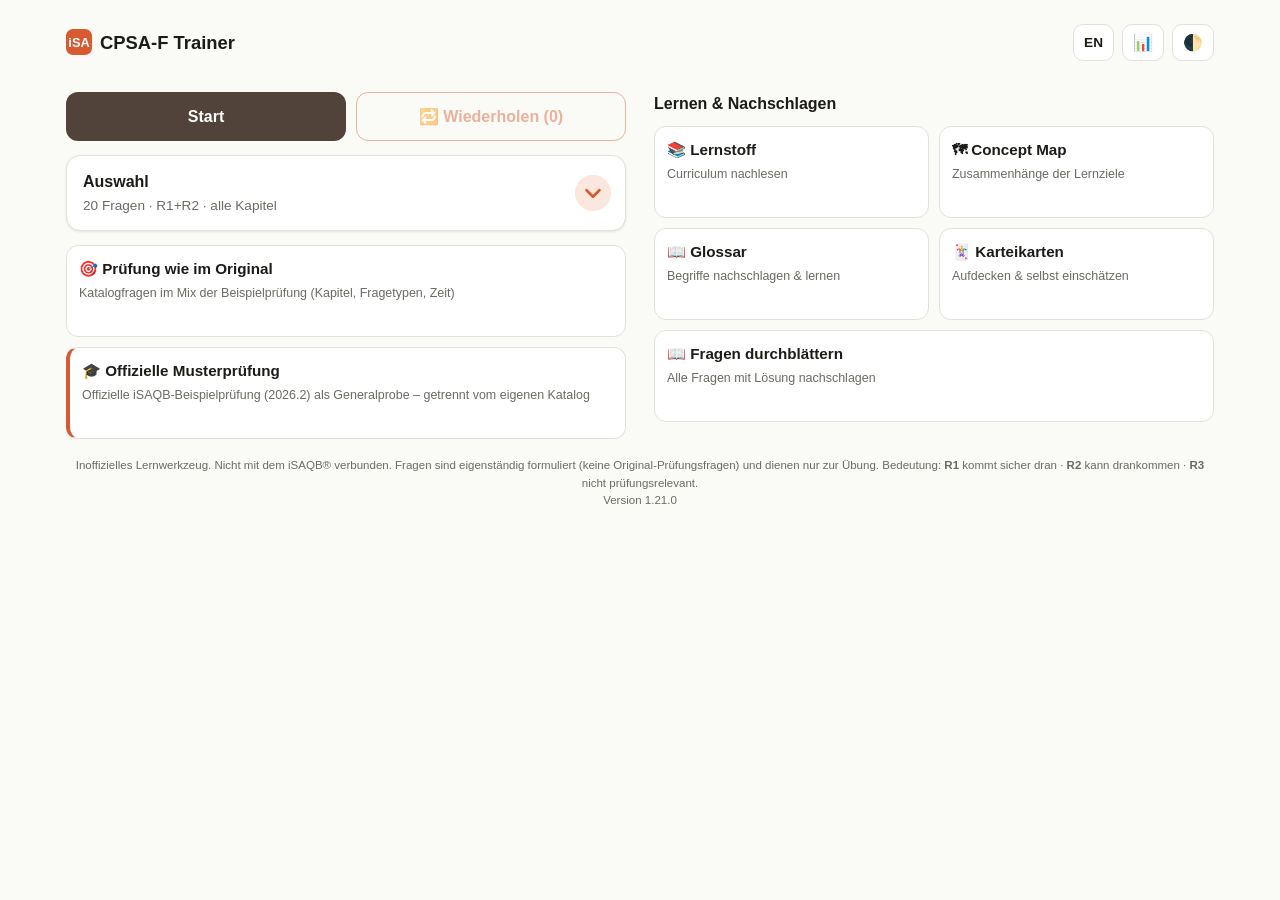
<file: index.html>
<!DOCTYPE html>
<html lang="de">
<head>
<meta charset="UTF-8">
<meta name="viewport" content="width=device-width, initial-scale=1, viewport-fit=cover">
<meta name="theme-color" content="#d85a30">
<meta name="apple-mobile-web-app-capable" content="yes">
<meta name="apple-mobile-web-app-status-bar-style" content="black-translucent">
<meta name="apple-mobile-web-app-title" content="iSAQB Trainer">
<title>iSAQB CPSA-F Trainer</title>
<link rel="stylesheet" href="css/styles.css">
<link rel="icon" href="icons/favicon.svg" type="image/svg+xml">
<link rel="icon" href="icons/favicon.ico" sizes="48x48">
<link rel="apple-touch-icon" href="icons/apple-touch-icon.png">
</head>
<body>
<div class="app">
  <header class="top">
    <button class="iconbtn hidden" id="navBack" data-i18n="common.back" style="font-weight:600;font-size:.9rem">← Zurück</button>
    <h1 id="navTitle"><span class="logo">iSA</span> CPSA-F Trainer</h1>
    <div style="display:flex;gap:8px">
      <button class="iconbtn" id="langBtn" title="Language / Sprache" style="font-weight:700;font-size:.85rem">EN</button>
      <button class="iconbtn" id="statsBtn" data-i18n-title="hdr.stats" title="Statistik">📊</button>
      <button class="iconbtn" id="themeBtn" data-i18n-title="hdr.theme" title="Design">🌓</button>
    </div>
  </header>

  <!-- HOME -->
  <section id="home">
    <div class="card" id="resumeCard" style="display:none;border-color:var(--accent)">
      <h2 data-i18n="home.resumeTitle">⏸ Unterbrochene Runde</h2>
      <p class="hint" id="resumeInfo"></p>
      <div class="row" style="margin-top:12px">
        <button class="btn" id="resumeBtn" data-i18n="home.resume" style="flex:2">▶ Fortsetzen</button>
        <button class="btn ghost" id="discardBtn" data-i18n="home.discard" style="flex:1">Verwerfen</button>
      </div>
    </div>
    <div class="home-grid">
    <div class="home-main">
    <div class="row homeactions">
      <button class="btn" id="startBtn" data-i18n="home.start" style="flex:1.5">Start</button>
      <button class="btn secondary" id="srsBtn" data-i18n-title="srs.title" title="Fragen, deren Wiederholungstermin erreicht ist" style="flex:1.5;padding-left:8px;padding-right:8px;white-space:nowrap">🔁 Wiederholen (0)</button>
    </div>

    <details class="card seldet" id="selDetails">
      <summary><span class="seltitle" data-i18n="home.sel">Auswahl</span><span class="selsum" id="selSummary"></span></summary>
      <h3 class="selh"><span data-i18n="home.chapters">Kapitel</span> <span class="count-tag" id="chapCount"></span></h3>
      <div class="chips" id="chapterChips"></div>

      <h3 class="selh" data-i18n="home.relevance">Prüfungsrelevanz</h3>
      <div class="chips" id="rChips">
        <span class="chip r active" data-r="R1" data-i18n="r1.chip">R1 · kommt sicher</span>
        <span class="chip r active" data-r="R2" data-i18n="r2.chip">R2 · kann drankommen</span>
        <span class="chip r" data-r="R3" data-i18n="r3.chip">R3 · nicht prüfungsrelevant</span>
      </div>
      <p class="hint" data-i18n="relevance.hint">Standard: R1 + R2. R3 dient nur dem Verständnis.</p>

      <h3 class="selh" data-i18n="home.moreOptions">Weitere Optionen</h3>
      <div class="chips">
        <span class="chip" id="onlyBookmarks" data-i18n="opt.bookmarks">☆ Nur Lesezeichen</span>
        <span class="chip active" id="spacedRep" data-i18n="opt.spaced">↻ Fehler bevorzugen</span>
        <span class="chip active" id="shuffleOpts" data-i18n="opt.shuffle">🔀 Antworten mischen</span>
      </div>
      <label style="display:block;margin-top:12px;font-size:.9rem">
        <span data-i18n="home.numLabel">Anzahl Fragen pro Runde:</span> <b id="numLabel">20</b> <span data-i18n="home.of">von</span> <span id="poolTotal">–</span> <span data-i18n="home.available">verfügbaren</span>
        <input type="range" id="numRange" min="5" max="60" step="5" value="20" style="width:100%;margin-top:6px">
      </label>
    </details>

    </div>
    <div class="home-learn">
    <h2 class="homeh" data-i18n="home.learn">Lernen &amp; Nachschlagen</h2>
    <div class="tiles">
      <button class="tile" id="refBtn"><b data-i18n="home.ref">📚 Lernstoff</b><small data-i18n="tile.ref">Curriculum nachlesen</small></button>
      <button class="tile" id="cmBtn"><b data-i18n="home.cm">🗺 Concept Map</b><small data-i18n="tile.cm">Zusammenhänge der Lernziele</small></button>
      <button class="tile" id="glossaryBtn"><b data-i18n="home.glossary">📖 Glossar</b><small data-i18n="tile.gl">Begriffe nachschlagen &amp; lernen</small></button>
      <button class="tile" id="flashBtn"><b data-i18n="home.flash">🃏 Karteikarten</b><small data-i18n="tile.fl">Aufdecken &amp; selbst einschätzen</small></button>
    </div>
    <button class="tile wide" id="browseBtn"><b data-i18n="home.browse">📖 Fragen durchblättern</b><small data-i18n="tile.br">Alle Fragen mit Lösung nachschlagen</small></button>

    <button class="tile wide" id="origMixBtn"><b data-i18n="home.origMix">🎯 Prüfung wie im Original</b><small data-i18n="tile.origMix">Katalogfragen im Mix der Beispielprüfung (Kapitel, Fragetypen, Zeit)</small></button>

    <button class="tile mock" id="mockBtn"><b data-i18n="home.mock">🎓 Offizielle Musterprüfung</b><small data-i18n="tile.mock">Offizielle iSAQB-Beispielprüfung (2026.2) als Generalprobe – getrennt vom eigenen Katalog</small></button>

    </div>
    </div>

    <footer class="disc">
      <span data-i18n="footer.disc">Inoffizielles Lernwerkzeug. Nicht mit dem iSAQB® verbunden. Fragen sind eigenständig
      formuliert (keine Original-Prüfungsfragen) und dienen nur zur Übung.
      Bedeutung: <b>R1</b> kommt sicher dran · <b>R2</b> kann drankommen · <b>R3</b> nicht prüfungsrelevant.</span>
      <br>Version <span id="appVersion">1.21.0</span>
    </footer>
  </section>

  <!-- QUIZ -->
  <section id="quiz" class="hidden">
    <div class="qmeta">
      <span id="qCounter">Frage 1/20</span>
      <span id="qScore"></span>
    </div>
    <div class="progress"><i id="progBar" style="width:0%"></i></div>
    <nav class="qnav" id="qNav" aria-label="Fragenübersicht">
      <div class="qnav-in">
        <button class="qnav-head" id="qNavHead" type="button" aria-expanded="false"><span id="qNavTitle">Fragenübersicht</span><span class="qnav-sum" id="qNavSum"></span><span class="qnav-chev" aria-hidden="true">▾</span></button>
        <div class="qnav-body" id="qNavBody"><div class="qnav-grid" id="qNavGrid"></div><p class="qnav-legend" id="qNavLegend"></p></div>
      </div>
    </nav>
    <div class="card">
      <div class="qmeta" style="margin-bottom:6px">
        <span><span class="badge" id="qBadge">R1</span> <span class="pts" id="qPts" style="display:none"></span> <span class="lz" id="qChapter" style="margin:0"></span></span>
        <button class="bookmark" id="qBookmark" data-i18n-title="q.bookmark" title="Lesezeichen">☆</button>
      </div>
      <div class="qtext" id="qText"></div>
      <div class="qtype" id="qType"></div>
      <div id="optList"></div>
      <p class="kbdhint" id="kbdQuiz">Tastatur: <kbd>1</kbd>–<kbd>5</kbd> Antwort wählen · <kbd>Enter</kbd> Weiter · <kbd>←</kbd> Zurück</p>
      <div id="explainBox"></div>
    </div>
  </section>

  <!-- RESULT -->
  <section id="result" class="hidden">
    <div class="card">
      <div class="result-big">
        <div class="score" id="resScore">0%</div>
        <div class="pass" id="resPass"></div>
        <p class="hint" id="resDetail"></p>
      </div>
    </div>
    <div class="card">
      <h2 data-i18n="result.byChapter">Ergebnis pro Kapitel</h2>
      <div id="resByChapter"></div>
    </div>
    <button class="btn secondary" id="reviewAnswersBtn" data-i18n="result.review">🔍 Antworten durchsehen</button>
    <button class="btn" id="againBtn" data-i18n="result.again" style="margin-top:10px">Neue Runde</button>
    <button class="btn secondary" id="reviewWrongBtn" data-i18n="result.reviewWrong" style="margin-top:10px">Falsche wiederholen</button>
    <button class="btn ghost" id="homeBtn" data-i18n="result.home" style="margin-top:10px">Zur Startseite</button>
  </section>

  <!-- STATS -->
  <section id="stats" class="hidden">
    <div class="card">
      <h2 data-i18n="stats.total">Gesamtfortschritt</h2>
      <div class="stat-grid">
        <div class="stat"><div class="num" id="stSeen">0</div><div class="lbl" data-i18n="stats.seen">bearbeitet</div></div>
        <div class="stat"><div class="num" id="stAcc">–</div><div class="lbl" data-i18n="stats.acc">Trefferquote</div></div>
        <div class="stat"><div class="num" id="stMastered">0</div><div class="lbl" data-i18n="stats.mastered">sicher (3× richtig)</div></div>
        <div class="stat"><div class="num" id="stBookmarks">0</div><div class="lbl" data-i18n="stats.bookmarks">Lesezeichen</div></div>
      </div>
    </div>
    <div class="card"><h2 data-i18n="stats.readiness">Prüfungsreife (Schätzung)</h2><div id="readiness"></div></div>
    <div class="card"><h2 data-i18n="stats.coverage">Abdeckung</h2><div id="statCoverage"></div></div>
    <div class="card"><h2 data-i18n="stats.byR">Trefferquote nach Prüfungsrelevanz</h2><div id="statByR"></div></div>
    <div class="card"><h2 data-i18n="stats.byType">Trefferquote nach Fragetyp</h2><div id="statByType"></div><p class="hint" data-i18n="stats.typeHint">A = Einfachauswahl · P = Mehrfachauswahl · K = Zuordnung</p></div>
    <div class="card">
      <h2 data-i18n="stats.byChapter">Trefferquote pro Kapitel</h2>
      <div id="statByChapter"></div>
    </div>
    <div class="card"><h2 data-i18n="stats.weak">Schwächste Kapitel</h2><div id="statWeak"></div></div>
    <div class="card"><h2 data-i18n="stats.examHist">Prüfungshistorie</h2><div id="statExamHist"></div></div>
    <button class="btn secondary" id="dataBtn" data-i18n="stats.data">💾 Daten sichern / laden</button>
    <button class="btn ghost" id="resetBtn" data-i18n="home.reset" style="margin-top:10px">Fortschritt zurücksetzen</button>
    <button class="btn ghost" id="statsHomeBtn" data-i18n="common.back" style="margin-top:10px">Zurück</button>
  </section>

  <!-- DATA (Export/Import) -->
  <section id="data" class="hidden">
    <div class="card">
      <h2 data-i18n="data.exportTitle">Fortschritt sichern (Export)</h2>
      <p class="hint" data-i18n="data.exportHint">Diesen Text kopieren oder als Datei speichern – als Backup oder um ihn auf einem anderen Gerät/Browser einzuspielen.</p>
      <textarea id="exportArea" class="ta" rows="5" readonly></textarea>
      <div class="row" style="margin-top:8px">
        <button class="btn secondary" id="copyExportBtn" data-i18n="data.copy">Kopieren</button>
        <button class="btn secondary" id="downloadExportBtn" data-i18n="data.asFile">Als Datei</button>
      </div>
    </div>
    <div class="card">
      <h2 data-i18n="data.importTitle">Fortschritt laden (Import)</h2>
      <p class="hint" data-i18n="data.importHint">Gesicherten Text einfügen und importieren. <b>Achtung:</b> ersetzt den aktuellen Fortschritt auf diesem Gerät.</p>
      <textarea id="importArea" class="ta" rows="5" data-i18n-ph="data.importPh" placeholder="Hier den gesicherten Text einfügen …"></textarea>
      <button class="btn" id="importBtn" data-i18n="data.import" style="margin-top:8px">Importieren</button>
    </div>
    <button class="btn ghost" id="dataHomeBtn" data-i18n="data.backToStats">Zurück zur Statistik</button>
  </section>

  <!-- FLASHCARDS -->
  <section id="flash" class="hidden">
    <div class="qmeta"><span id="flashCounter">Karte 1/1</span><span id="flashScore"></span></div>
    <div class="progress"><i id="flashProg" style="width:0%"></i></div>
    <div class="card">
      <div class="qmeta" style="margin-bottom:6px"><span><span class="badge" id="flashBadge">R1</span> <span class="lz" id="flashChapter" style="margin:0"></span></span></div>
      <div class="qtext" id="flashQ"></div>
      <div id="flashBody"></div>
      <p class="kbdhint" data-i18n="kbd.flash">Tastatur: <kbd>Enter</kbd> Aufdecken · <kbd>1</kbd> Nicht gewusst · <kbd>2</kbd> Gewusst</p>
    </div>
  </section>

  <!-- BROWSE -->
  <section id="browse" class="hidden">
    <div class="card"><h2 id="browseTitle" data-i18n="browse.title">Fragen durchblättern</h2><p class="hint" data-i18n="browse.hint">Tippe eine Frage an, um die Lösung ein-/auszublenden. Nutzt die Filter (Kapitel & Prüfungsrelevanz) von der Startseite.</p></div>
    <div id="browseList"></div>
    <button class="btn ghost" id="browseHomeBtn" data-i18n="common.back">Zurück</button>
  </section>

  <!-- LERNSTOFF / REFERENZ -->
  <section id="reference" class="hidden">
    <button class="btn secondary hidden" id="refBackBtn" style="margin:0 0 12px">← Zurück</button>
    <div class="card">
      <h2 data-i18n="ref.title">📚 Lernstoff</h2>
      <div id="refIntro" class="refintro"></div>
      <input id="refSearch" class="refsearch" type="search" data-i18n-ph="ref.searchPh" placeholder="Suchen: Thema, Stichwort oder LZ-Nummer …" autocomplete="off">
    </div>
    <div id="refList"></div>
    <button class="btn ghost" id="refHomeBtn" data-i18n="common.back">Zurück</button>
  </section>

  <!-- CONCEPT MAP -->
  <section id="conceptmap" class="hidden">
    <div class="card">
      <h2 data-i18n="cm.title">🗺 Concept Map</h2>
      <p class="hint" data-i18n="cm.hint">Zeigt Zusammenhänge zwischen den 38 Lernzielen. Lernziel antippen → Kurzbeschreibung, Verknüpfungen und „Im Lernstoff öffnen".</p>
    </div>
    <div class="cm-controls">
      <div class="cm-legend">
        <span class="cm-legend-item"><span class="cm-dot r1"></span><span data-i18n="cm.r1">R1 · wird geprüft</span></span>
        <span class="cm-legend-item"><span class="cm-dot r2"></span><span data-i18n="cm.r2">R2 · kann geprüft werden</span></span>
        <span class="cm-legend-item"><span class="cm-dot r3"></span><span data-i18n="cm.r3">R3 · nicht geprüft</span></span>
      </div>
      <div class="cm-toggle-row">
        <span data-i18n="cm.onlyR12">Nur R1/R2</span>
        <label class="cm-switch"><input type="checkbox" id="cmR3toggle" onchange="cmToggleR3(this.checked)"><span class="cm-track"></span><span class="cm-knob"></span></label>
      </div>
    </div>
    <div id="cmDetail" class="cm-detail"><div class="cm-placeholder" data-i18n="cm.placeholder">Wähle ein Lernziel aus der Übersicht, um Details und Verknüpfungen zu sehen.</div></div>
    <div class="cm-grid" id="cmGrid"></div>
    <button class="btn ghost" id="cmHomeBtn" data-i18n="common.back" style="margin-top:14px">Zurück</button>
  </section>

  <!-- GLOSSAR -->
  <section id="glossary" class="hidden">
    <div class="card">
      <h2 id="glTitle">📖 Glossar</h2>
      <div id="glIntro" class="refintro"></div>
      <input id="glSearch" class="refsearch" type="search" placeholder="Begriff suchen …" autocomplete="off">
      <div id="glFilter" class="chips" style="margin-top:10px">
        <span class="chip r active" data-r="R1">R1</span>
        <span class="chip r active" data-r="R2">R2</span>
        <span class="chip r active" data-r="R3">R3</span>
      </div>
      <button class="btn secondary" id="glStudyBtn" style="margin-top:10px">🃏 Begriffe lernen</button>
    </div>
    <div id="glProgress"></div>
    <div id="glList"></div>
    <div id="glStudy" class="hidden"></div>
    <button class="btn ghost" id="glHomeBtn" data-i18n="common.back">Zurück</button>
  </section>

  <!-- MUSTERPRÜFUNG (offizielle iSAQB-Beispielprüfung) -->
  <section id="mockexam" class="hidden">
    <div class="card">
      <h2 data-i18n="mock.title">🎓 Offizielle Musterprüfung</h2>
      <p class="hint" id="mockMeta"></p>
      <p data-i18n="mock.desc" style="font-size:.92rem;margin:12px 0 0">Dies ist die offizielle <b>iSAQB®-CPSA-F®-Beispielprüfung</b> (Dokumentversion 2026.2) — dieselben 38 Fragen wie im offiziellen PDF, im echten Prüfungsformat mit Timer, Punkten und 60-%-Grenze. Ideal als Generalprobe kurz vor der echten Prüfung.</p>
      <p class="hint" id="mockLast" style="display:none;margin-top:10px"></p>
      <button class="btn" id="mockStartBtn" data-i18n="mock.start" style="margin-top:14px">Musterprüfung starten</button>
      <p class="hint" data-i18n="mock.source" style="margin-top:14px">Quelle &amp; © <b>iSAQB® e. V.</b> — CPSA-F® Beispielprüfung 2026.2 (Curriculum 2025.1). Nutzung zur Prüfungsvorbereitung gemäß den Nutzungsbedingungen der Beispielprüfung. <a href="https://public.isaqb.org/foundation-exam-questions/mock-de.pdf" target="_blank" rel="noopener">Original-PDF</a></p>
    </div>
    <button class="btn ghost" id="mockHomeBtn" data-i18n="common.back" style="margin-top:4px">Zurück</button>
  </section>

  <!-- REVIEW -->
  <section id="review" class="hidden">
    <div class="card">
      <h2 id="reviewTitle" data-i18n="review.title">Antworten durchsehen</h2>
      <p class="hint" data-i18n="review.hint">Falsch oder nur teilweise richtig beantwortete Fragen – mit deiner Wahl und der richtigen Lösung.</p>
    </div>
    <div id="reviewList"></div>
    <button class="btn ghost" id="reviewBackBtn" data-i18n="review.back" style="margin-top:4px">Zurück zum Ergebnis</button>
  </section>
</div>

<!-- FIXED ACTION BAR (quiz) -->
<div class="fixedbar hidden" id="quizBar">
  <div class="inner">
    <button class="btn secondary" id="quitBtn" data-i18n="bar.pause" style="flex:0 0 90px">Pause</button>
    <button class="btn secondary hidden" id="prevBtn" style="flex:0 0 110px">← Zurück</button>
    <button class="btn secondary hidden" id="guessBtn" aria-pressed="false" style="flex:0 0 auto">🎲 Geraten</button>
    <button class="btn" id="primaryBtn">Prüfen</button>
  </div>
</div>

<!-- FIXED ACTION BAR (flashcards) -->
<div class="fixedbar hidden" id="flashBar">
  <div class="inner" id="flashActions"></div>
</div>

<script src="js/questions.js"></script>
<script src="js/questions_en.js"></script>
<script src="js/reference.js"></script>
<script src="js/reference_en.js"></script>
<script src="js/conceptmap.js"></script>
<script src="js/conceptmap_en.js"></script>
<script src="js/glossary.js"></script>
<script src="js/mockexam.js"></script>
<script src="js/store.js"></script>
<script src="js/i18n.js"></script>
<script src="js/quiz.js"></script>
<script src="js/screens.js"></script>
<script src="js/app.js"></script>
<script src="js/update.js"></script>
</body>
</html>
</file>
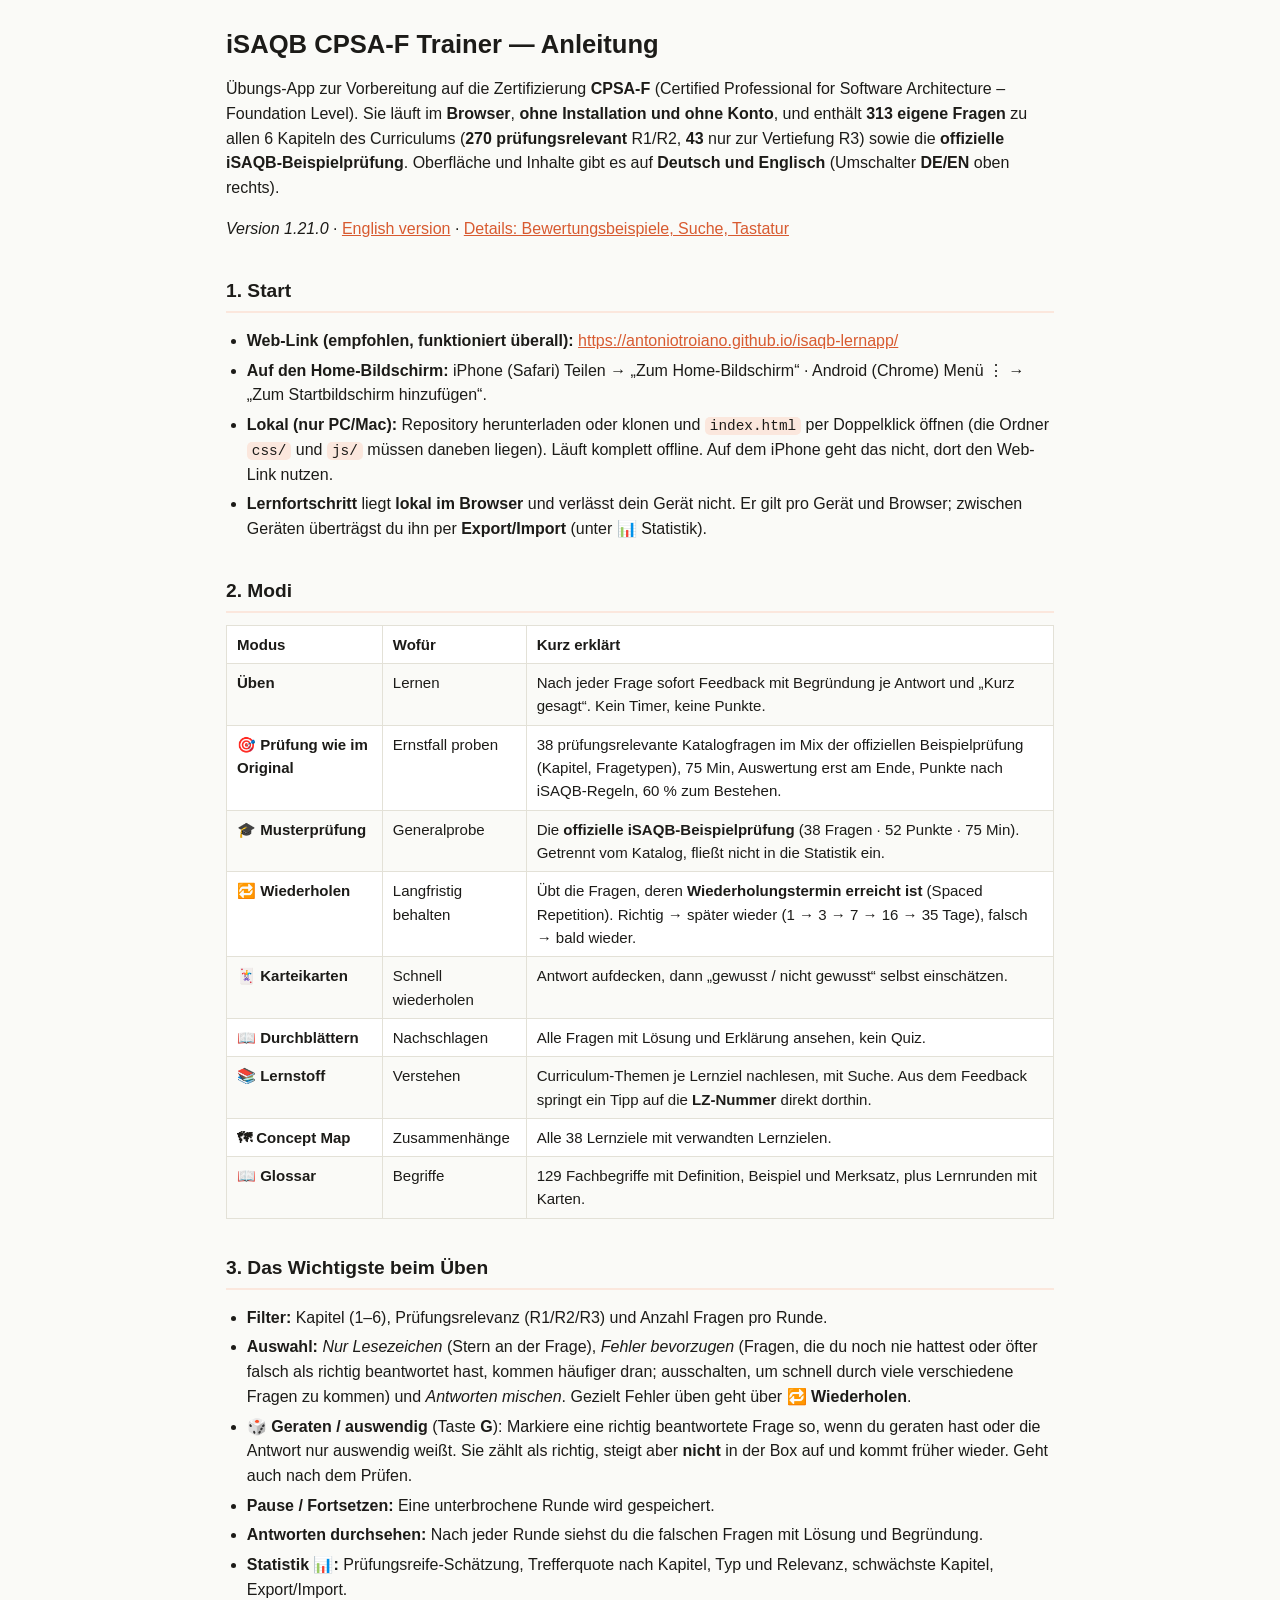
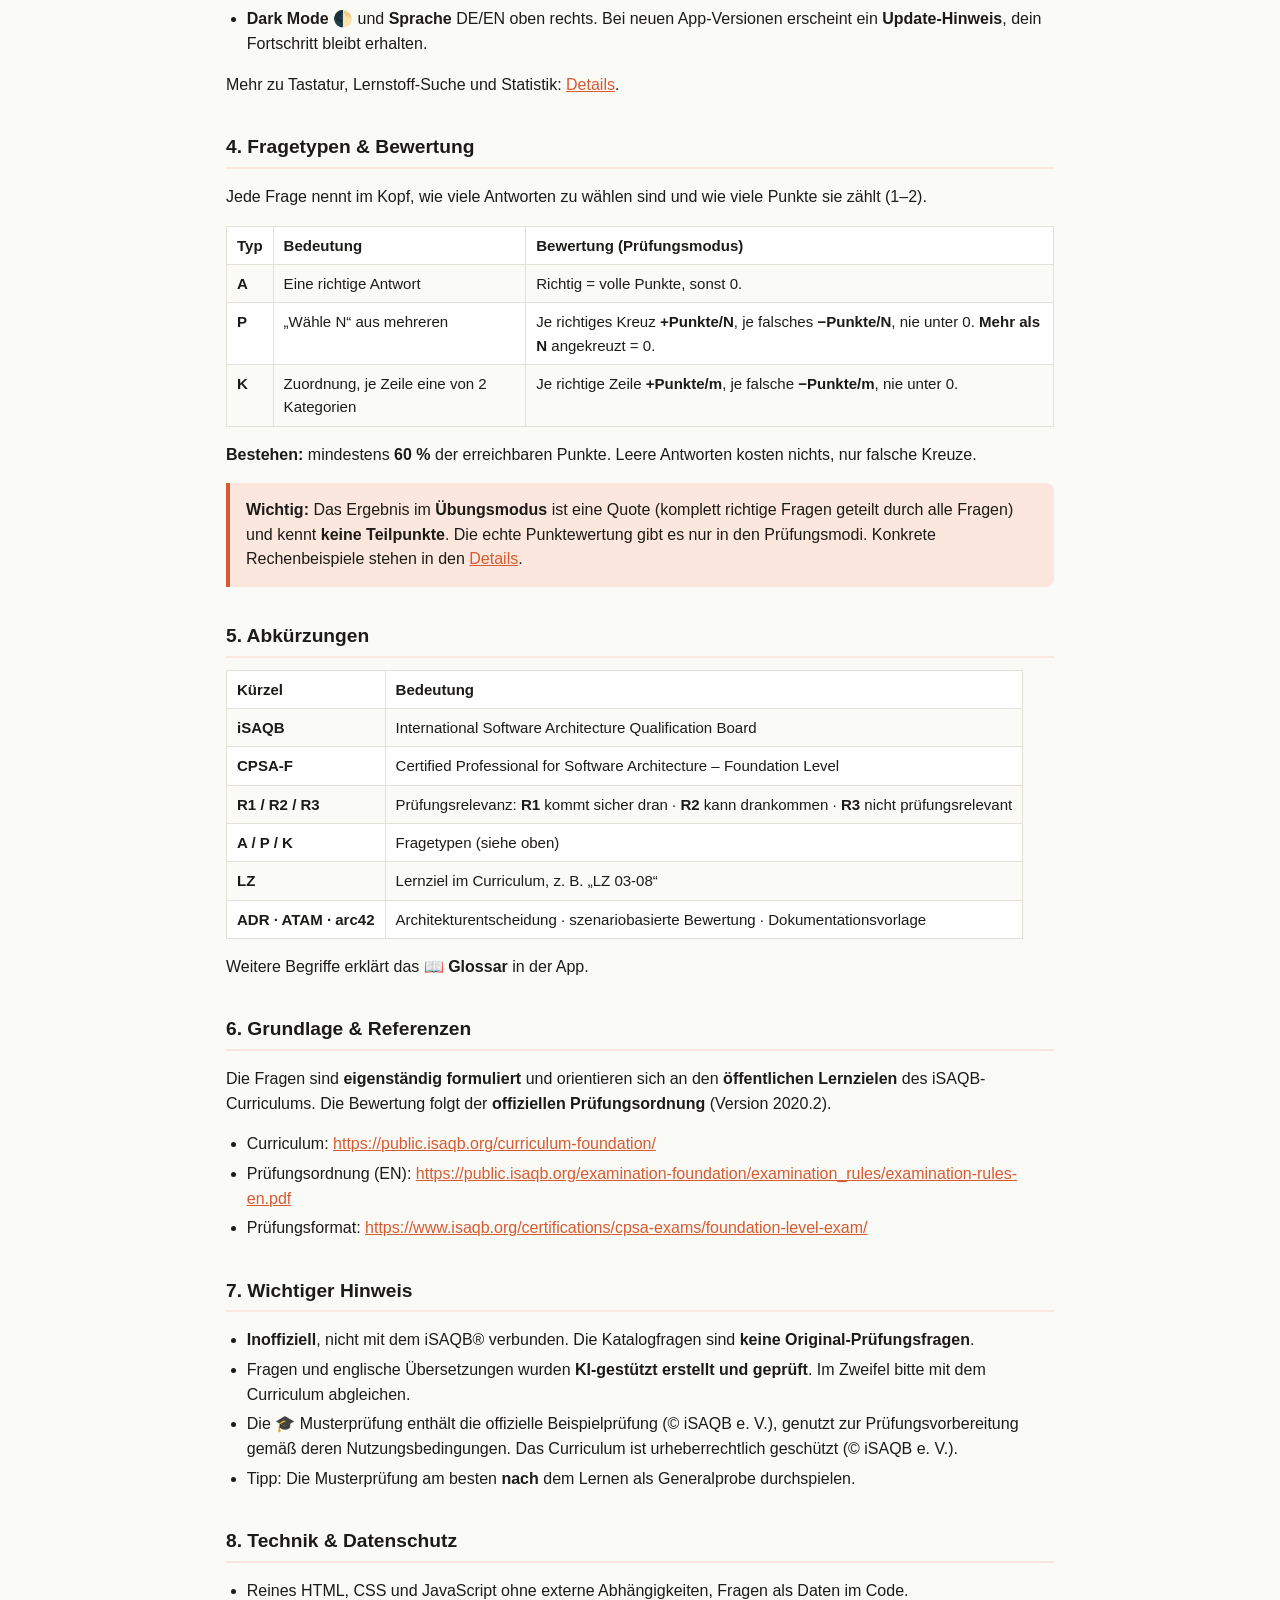
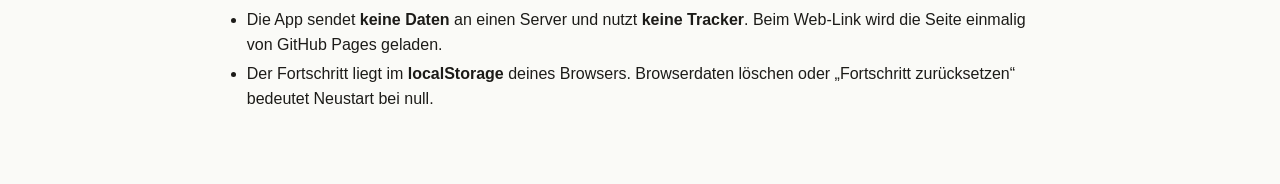
<file: help.html>
<!DOCTYPE html>
<html lang="de">
<head>
<meta charset="UTF-8">
<meta name="viewport" content="width=device-width, initial-scale=1">
<meta name="color-scheme" content="light dark">
<title>iSAQB CPSA-F Trainer – Anleitung</title>
<link rel="icon" href="icons/favicon.svg" type="image/svg+xml">
<link rel="icon" href="icons/favicon.ico" sizes="48x48">
<link rel="apple-touch-icon" href="icons/apple-touch-icon.png">
<style>
:root{--bg:#fafaf7;--card:#fff;--text:#1c1b18;--muted:#6b6a63;--border:#e3e1d7;--accent:#d85a30;--accent-soft:#fbe7dd}
@media (prefers-color-scheme:dark){:root{--bg:#161613;--card:#201f1b;--text:#edebe2;--muted:#a8a69b;--border:#38362e;--accent:#cf7f60;--accent-soft:#33231a}}
*{box-sizing:border-box}
body{margin:0;background:var(--bg);color:var(--text);font:16px/1.55 -apple-system,BlinkMacSystemFont,"Segoe UI",Roboto,Helvetica,Arial,sans-serif}
main{max-width:860px;margin:0 auto;padding:24px 16px 56px}
h1{font-size:1.6rem;line-height:1.25;margin:.2em 0 .6em}
h2{font-size:1.2rem;margin:1.8em 0 .5em;padding-bottom:.25em;border-bottom:2px solid var(--accent-soft)}
a{color:var(--accent)} code{background:var(--accent-soft);padding:1px 5px;border-radius:5px;font-size:.9em}
ul{padding-left:1.3em} li{margin:.3em 0}
table{border-collapse:collapse;width:100%;margin:.8em 0;font-size:.94rem;display:block;overflow-x:auto}
th,td{border:1px solid var(--border);padding:7px 10px;text-align:left;vertical-align:top}
th{background:var(--card)} tbody tr:nth-child(even){background:var(--card)}
blockquote{margin:1em 0;padding:.6em 1em;border-left:4px solid var(--accent);background:var(--accent-soft);border-radius:0 8px 8px 0}
blockquote p{margin:.3em 0}
</style>
</head>
<body>
<main>
<h1>iSAQB CPSA-F Trainer — Anleitung</h1>
<p>Übungs-App zur Vorbereitung auf die Zertifizierung <strong>CPSA-F</strong> (Certified Professional for Software Architecture – Foundation Level). Sie läuft im <strong>Browser</strong>, <strong>ohne Installation und ohne Konto</strong>, und enthält <strong>313 eigene Fragen</strong> zu allen 6 Kapiteln des Curriculums (<strong>270 prüfungsrelevant</strong> R1/R2, <strong>43</strong> nur zur Vertiefung R3) sowie die <strong>offizielle iSAQB-Beispielprüfung</strong>. Oberfläche und Inhalte gibt es auf <strong>Deutsch und Englisch</strong> (Umschalter <strong>DE/EN</strong> oben rechts).</p>
<p><em>Version 1.21.0</em> · <a href="help_en.html">English version</a> · <a href="help_details.html">Details: Bewertungsbeispiele, Suche, Tastatur</a></p>
<h2>1. Start</h2>
<ul>
<li><strong>Web-Link (empfohlen, funktioniert überall):</strong> <a href="https://antoniotroiano.github.io/isaqb-lernapp/">https://antoniotroiano.github.io/isaqb-lernapp/</a></li>
<li><strong>Auf den Home-Bildschirm:</strong> iPhone (Safari) Teilen → „Zum Home-Bildschirm“ · Android (Chrome) Menü ⋮ → „Zum Startbildschirm hinzufügen“.</li>
<li><strong>Lokal (nur PC/Mac):</strong> Repository herunterladen oder klonen und <code>index.html</code> per Doppelklick öffnen (die Ordner <code>css/</code> und <code>js/</code> müssen daneben liegen). Läuft komplett offline. Auf dem iPhone geht das nicht, dort den Web-Link nutzen.</li>
<li><strong>Lernfortschritt</strong> liegt <strong>lokal im Browser</strong> und verlässt dein Gerät nicht. Er gilt pro Gerät und Browser; zwischen Geräten überträgst du ihn per <strong>Export/Import</strong> (unter 📊 Statistik).</li>
</ul>
<h2>2. Modi</h2>
<table>
<thead>
<tr>
<th>Modus</th>
<th>Wofür</th>
<th>Kurz erklärt</th>
</tr>
</thead>
<tbody>
<tr>
<td><strong>Üben</strong></td>
<td>Lernen</td>
<td>Nach jeder Frage sofort Feedback mit Begründung je Antwort und „Kurz gesagt“. Kein Timer, keine Punkte.</td>
</tr>
<tr>
<td><strong>🎯 Prüfung wie im Original</strong></td>
<td>Ernstfall proben</td>
<td>38 prüfungsrelevante Katalogfragen im Mix der offiziellen Beispielprüfung (Kapitel, Fragetypen), 75 Min, Auswertung erst am Ende, Punkte nach iSAQB-Regeln, 60 % zum Bestehen.</td>
</tr>
<tr>
<td><strong>🎓 Musterprüfung</strong></td>
<td>Generalprobe</td>
<td>Die <strong>offizielle iSAQB-Beispielprüfung</strong> (38 Fragen · 52 Punkte · 75 Min). Getrennt vom Katalog, fließt nicht in die Statistik ein.</td>
</tr>
<tr>
<td><strong>🔁 Wiederholen</strong></td>
<td>Langfristig behalten</td>
<td>Übt die Fragen, deren <strong>Wiederholungstermin erreicht ist</strong> (Spaced Repetition). Richtig → später wieder (1 → 3 → 7 → 16 → 35 Tage), falsch → bald wieder.</td>
</tr>
<tr>
<td><strong>🃏 Karteikarten</strong></td>
<td>Schnell wiederholen</td>
<td>Antwort aufdecken, dann „gewusst / nicht gewusst“ selbst einschätzen.</td>
</tr>
<tr>
<td><strong>📖 Durchblättern</strong></td>
<td>Nachschlagen</td>
<td>Alle Fragen mit Lösung und Erklärung ansehen, kein Quiz.</td>
</tr>
<tr>
<td><strong>📚 Lernstoff</strong></td>
<td>Verstehen</td>
<td>Curriculum-Themen je Lernziel nachlesen, mit Suche. Aus dem Feedback springt ein Tipp auf die <strong>LZ-Nummer</strong> direkt dorthin.</td>
</tr>
<tr>
<td><strong>🗺 Concept Map</strong></td>
<td>Zusammenhänge</td>
<td>Alle 38 Lernziele mit verwandten Lernzielen.</td>
</tr>
<tr>
<td><strong>📖 Glossar</strong></td>
<td>Begriffe</td>
<td>129 Fachbegriffe mit Definition, Beispiel und Merksatz, plus Lernrunden mit Karten.</td>
</tr>
</tbody>
</table>
<h2>3. Das Wichtigste beim Üben</h2>
<ul>
<li><strong>Filter:</strong> Kapitel (1–6), Prüfungsrelevanz (R1/R2/R3) und Anzahl Fragen pro Runde.</li>
<li><strong>Auswahl:</strong> <em>Nur Lesezeichen</em> (Stern an der Frage), <em>Fehler bevorzugen</em> (Fragen, die du noch nie hattest oder öfter falsch als richtig beantwortet hast, kommen häufiger dran; ausschalten, um schnell durch viele verschiedene Fragen zu kommen) und <em>Antworten mischen</em>. Gezielt Fehler üben geht über <strong>🔁 Wiederholen</strong>.</li>
<li><strong>🎲 Geraten / auswendig</strong> (Taste <strong>G</strong>): Markiere eine richtig beantwortete Frage so, wenn du geraten hast oder die Antwort nur auswendig weißt. Sie zählt als richtig, steigt aber <strong>nicht</strong> in der Box auf und kommt früher wieder. Geht auch nach dem Prüfen.</li>
<li><strong>Pause / Fortsetzen:</strong> Eine unterbrochene Runde wird gespeichert.</li>
<li><strong>Antworten durchsehen:</strong> Nach jeder Runde siehst du die falschen Fragen mit Lösung und Begründung.</li>
<li><strong>Statistik 📊:</strong> Prüfungsreife-Schätzung, Trefferquote nach Kapitel, Typ und Relevanz, schwächste Kapitel, Export/Import.</li>
<li><strong>Dark Mode</strong> 🌓 und <strong>Sprache</strong> DE/EN oben rechts. Bei neuen App-Versionen erscheint ein <strong>Update-Hinweis</strong>, dein Fortschritt bleibt erhalten.</li>
</ul>
<p>Mehr zu Tastatur, Lernstoff-Suche und Statistik: <a href="help_details.html">Details</a>.</p>
<h2>4. Fragetypen &amp; Bewertung</h2>
<p>Jede Frage nennt im Kopf, wie viele Antworten zu wählen sind und wie viele Punkte sie zählt (1–2).</p>
<table>
<thead>
<tr>
<th>Typ</th>
<th>Bedeutung</th>
<th>Bewertung (Prüfungsmodus)</th>
</tr>
</thead>
<tbody>
<tr>
<td><strong>A</strong></td>
<td>Eine richtige Antwort</td>
<td>Richtig = volle Punkte, sonst 0.</td>
</tr>
<tr>
<td><strong>P</strong></td>
<td>„Wähle N“ aus mehreren</td>
<td>Je richtiges Kreuz <strong>+Punkte/N</strong>, je falsches <strong>−Punkte/N</strong>, nie unter 0. <strong>Mehr als N</strong> angekreuzt = 0.</td>
</tr>
<tr>
<td><strong>K</strong></td>
<td>Zuordnung, je Zeile eine von 2 Kategorien</td>
<td>Je richtige Zeile <strong>+Punkte/m</strong>, je falsche <strong>−Punkte/m</strong>, nie unter 0.</td>
</tr>
</tbody>
</table>
<p><strong>Bestehen:</strong> mindestens <strong>60 %</strong> der erreichbaren Punkte. Leere Antworten kosten nichts, nur falsche Kreuze.</p>
<blockquote>
<p><strong>Wichtig:</strong> Das Ergebnis im <strong>Übungsmodus</strong> ist eine Quote (komplett richtige Fragen geteilt durch alle Fragen) und kennt <strong>keine Teilpunkte</strong>. Die echte Punktewertung gibt es nur in den Prüfungsmodi. Konkrete Rechenbeispiele stehen in den <a href="help_details.html">Details</a>.</p>
</blockquote>
<h2>5. Abkürzungen</h2>
<table>
<thead>
<tr>
<th>Kürzel</th>
<th>Bedeutung</th>
</tr>
</thead>
<tbody>
<tr>
<td><strong>iSAQB</strong></td>
<td>International Software Architecture Qualification Board</td>
</tr>
<tr>
<td><strong>CPSA-F</strong></td>
<td>Certified Professional for Software Architecture – Foundation Level</td>
</tr>
<tr>
<td><strong>R1 / R2 / R3</strong></td>
<td>Prüfungsrelevanz: <strong>R1</strong> kommt sicher dran · <strong>R2</strong> kann drankommen · <strong>R3</strong> nicht prüfungsrelevant</td>
</tr>
<tr>
<td><strong>A / P / K</strong></td>
<td>Fragetypen (siehe oben)</td>
</tr>
<tr>
<td><strong>LZ</strong></td>
<td>Lernziel im Curriculum, z. B. „LZ 03-08“</td>
</tr>
<tr>
<td><strong>ADR · ATAM · arc42</strong></td>
<td>Architekturentscheidung · szenariobasierte Bewertung · Dokumentationsvorlage</td>
</tr>
</tbody>
</table>
<p>Weitere Begriffe erklärt das <strong>📖 Glossar</strong> in der App.</p>
<h2>6. Grundlage &amp; Referenzen</h2>
<p>Die Fragen sind <strong>eigenständig formuliert</strong> und orientieren sich an den <strong>öffentlichen Lernzielen</strong> des iSAQB-Curriculums. Die Bewertung folgt der <strong>offiziellen Prüfungsordnung</strong> (Version 2020.2).</p>
<ul>
<li>Curriculum: <a href="https://public.isaqb.org/curriculum-foundation/">https://public.isaqb.org/curriculum-foundation/</a></li>
<li>Prüfungsordnung (EN): <a href="https://public.isaqb.org/examination-foundation/examination_rules/examination-rules-en.pdf">https://public.isaqb.org/examination-foundation/examination_rules/examination-rules-en.pdf</a></li>
<li>Prüfungsformat: <a href="https://www.isaqb.org/certifications/cpsa-exams/foundation-level-exam/">https://www.isaqb.org/certifications/cpsa-exams/foundation-level-exam/</a></li>
</ul>
<h2>7. Wichtiger Hinweis</h2>
<ul>
<li><strong>Inoffiziell</strong>, nicht mit dem iSAQB® verbunden. Die Katalogfragen sind <strong>keine Original-Prüfungsfragen</strong>.</li>
<li>Fragen und englische Übersetzungen wurden <strong>KI-gestützt erstellt und geprüft</strong>. Im Zweifel bitte mit dem Curriculum abgleichen.</li>
<li>Die 🎓 Musterprüfung enthält die offizielle Beispielprüfung (© iSAQB e. V.), genutzt zur Prüfungsvorbereitung gemäß deren Nutzungsbedingungen. Das Curriculum ist urheberrechtlich geschützt (© iSAQB e. V.).</li>
<li>Tipp: Die Musterprüfung am besten <strong>nach</strong> dem Lernen als Generalprobe durchspielen.</li>
</ul>
<h2>8. Technik &amp; Datenschutz</h2>
<ul>
<li>Reines HTML, CSS und JavaScript ohne externe Abhängigkeiten, Fragen als Daten im Code.</li>
<li>Die App sendet <strong>keine Daten</strong> an einen Server und nutzt <strong>keine Tracker</strong>. Beim Web-Link wird die Seite einmalig von GitHub Pages geladen.</li>
<li>Der Fortschritt liegt im <strong>localStorage</strong> deines Browsers. Browserdaten löschen oder „Fortschritt zurücksetzen“ bedeutet Neustart bei null.</li>
</ul>
</main>
</body>
</html>
</file>
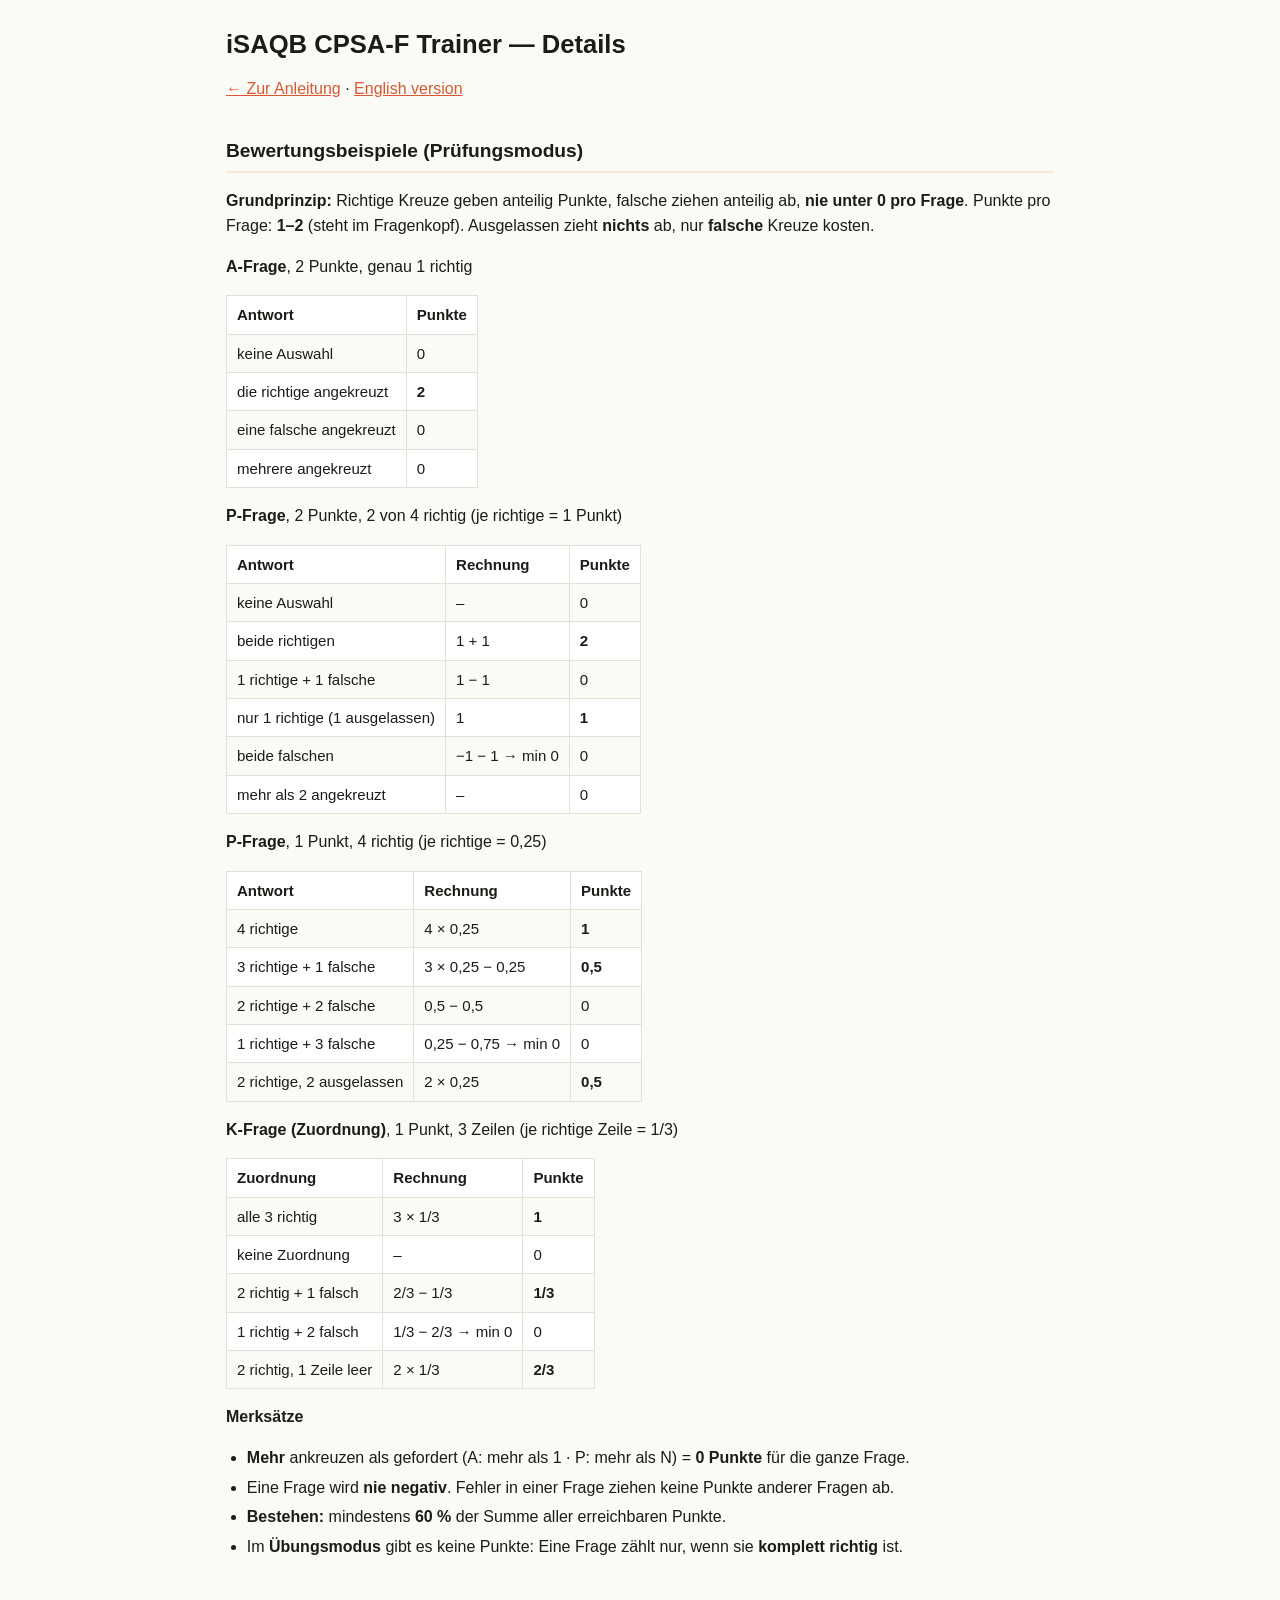
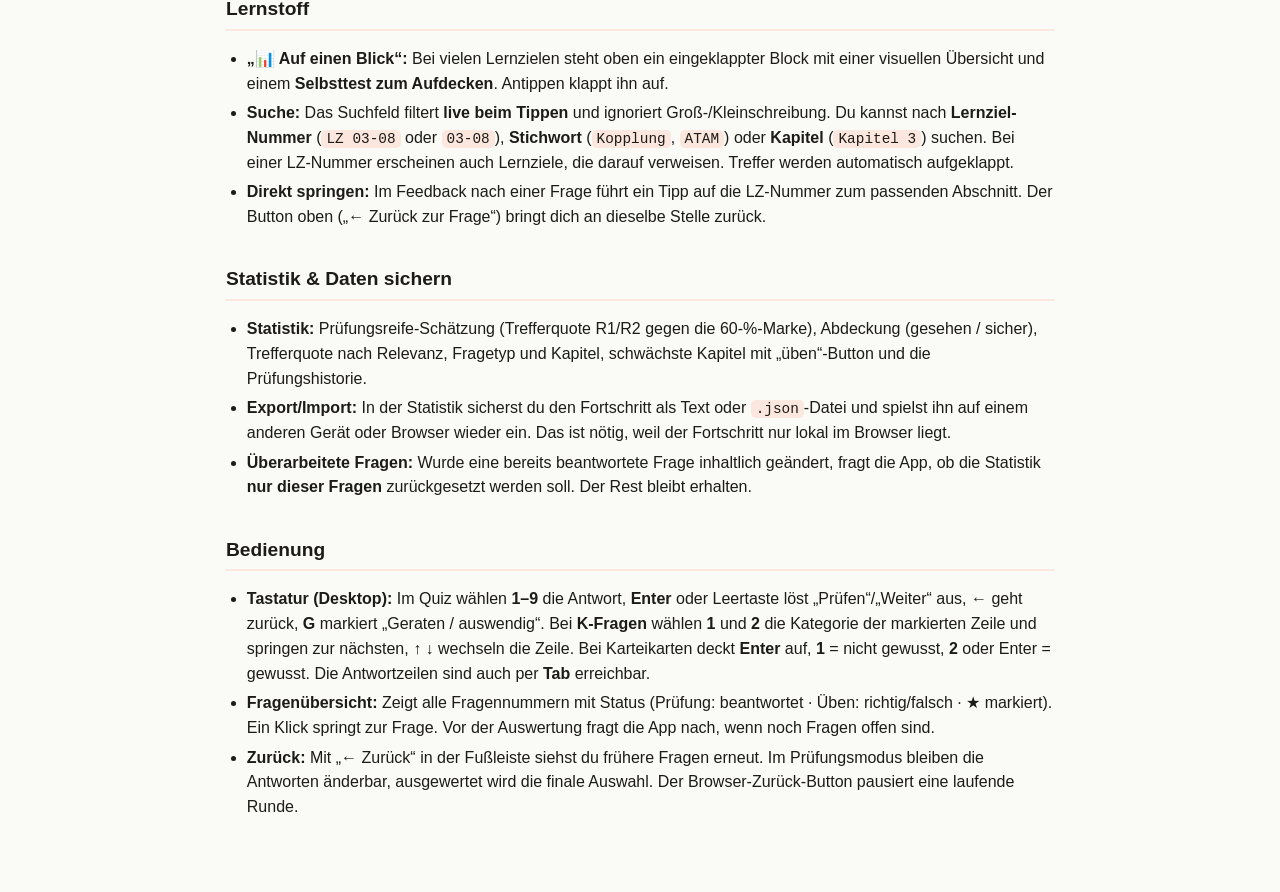
<file: help_details.html>
<!DOCTYPE html>
<html lang="de">
<head>
<meta charset="UTF-8">
<meta name="viewport" content="width=device-width, initial-scale=1">
<meta name="color-scheme" content="light dark">
<title>iSAQB CPSA-F Trainer – Details</title>
<link rel="icon" href="icons/favicon.svg" type="image/svg+xml">
<link rel="icon" href="icons/favicon.ico" sizes="48x48">
<link rel="apple-touch-icon" href="icons/apple-touch-icon.png">
<style>
:root{--bg:#fafaf7;--card:#fff;--text:#1c1b18;--muted:#6b6a63;--border:#e3e1d7;--accent:#d85a30;--accent-soft:#fbe7dd}
@media (prefers-color-scheme:dark){:root{--bg:#161613;--card:#201f1b;--text:#edebe2;--muted:#a8a69b;--border:#38362e;--accent:#cf7f60;--accent-soft:#33231a}}
*{box-sizing:border-box}
body{margin:0;background:var(--bg);color:var(--text);font:16px/1.55 -apple-system,BlinkMacSystemFont,"Segoe UI",Roboto,Helvetica,Arial,sans-serif}
main{max-width:860px;margin:0 auto;padding:24px 16px 56px}
h1{font-size:1.6rem;line-height:1.25;margin:.2em 0 .6em}
h2{font-size:1.2rem;margin:1.8em 0 .5em;padding-bottom:.25em;border-bottom:2px solid var(--accent-soft)}
a{color:var(--accent)} code{background:var(--accent-soft);padding:1px 5px;border-radius:5px;font-size:.9em}
ul{padding-left:1.3em} li{margin:.3em 0}
table{border-collapse:collapse;width:100%;margin:.8em 0;font-size:.94rem;display:block;overflow-x:auto}
th,td{border:1px solid var(--border);padding:7px 10px;text-align:left;vertical-align:top}
th{background:var(--card)} tbody tr:nth-child(even){background:var(--card)}
blockquote{margin:1em 0;padding:.6em 1em;border-left:4px solid var(--accent);background:var(--accent-soft);border-radius:0 8px 8px 0}
blockquote p{margin:.3em 0}
</style>
</head>
<body>
<main>
<h1>iSAQB CPSA-F Trainer — Details</h1>
<p><a href="help.html">← Zur Anleitung</a> · <a href="help_details_en.html">English version</a></p>
<h2>Bewertungsbeispiele (Prüfungsmodus)</h2>
<p><strong>Grundprinzip:</strong> Richtige Kreuze geben anteilig Punkte, falsche ziehen anteilig ab, <strong>nie unter 0 pro Frage</strong>. Punkte pro Frage: <strong>1–2</strong> (steht im Fragenkopf). Ausgelassen zieht <strong>nichts</strong> ab, nur <strong>falsche</strong> Kreuze kosten.</p>
<p><strong>A-Frage</strong>, 2 Punkte, genau 1 richtig</p>
<table>
<thead>
<tr>
<th>Antwort</th>
<th>Punkte</th>
</tr>
</thead>
<tbody>
<tr>
<td>keine Auswahl</td>
<td>0</td>
</tr>
<tr>
<td>die richtige angekreuzt</td>
<td><strong>2</strong></td>
</tr>
<tr>
<td>eine falsche angekreuzt</td>
<td>0</td>
</tr>
<tr>
<td>mehrere angekreuzt</td>
<td>0</td>
</tr>
</tbody>
</table>
<p><strong>P-Frage</strong>, 2 Punkte, 2 von 4 richtig (je richtige = 1 Punkt)</p>
<table>
<thead>
<tr>
<th>Antwort</th>
<th>Rechnung</th>
<th>Punkte</th>
</tr>
</thead>
<tbody>
<tr>
<td>keine Auswahl</td>
<td>–</td>
<td>0</td>
</tr>
<tr>
<td>beide richtigen</td>
<td>1 + 1</td>
<td><strong>2</strong></td>
</tr>
<tr>
<td>1 richtige + 1 falsche</td>
<td>1 − 1</td>
<td>0</td>
</tr>
<tr>
<td>nur 1 richtige (1 ausgelassen)</td>
<td>1</td>
<td><strong>1</strong></td>
</tr>
<tr>
<td>beide falschen</td>
<td>−1 − 1 → min 0</td>
<td>0</td>
</tr>
<tr>
<td>mehr als 2 angekreuzt</td>
<td>–</td>
<td>0</td>
</tr>
</tbody>
</table>
<p><strong>P-Frage</strong>, 1 Punkt, 4 richtig (je richtige = 0,25)</p>
<table>
<thead>
<tr>
<th>Antwort</th>
<th>Rechnung</th>
<th>Punkte</th>
</tr>
</thead>
<tbody>
<tr>
<td>4 richtige</td>
<td>4 × 0,25</td>
<td><strong>1</strong></td>
</tr>
<tr>
<td>3 richtige + 1 falsche</td>
<td>3 × 0,25 − 0,25</td>
<td><strong>0,5</strong></td>
</tr>
<tr>
<td>2 richtige + 2 falsche</td>
<td>0,5 − 0,5</td>
<td>0</td>
</tr>
<tr>
<td>1 richtige + 3 falsche</td>
<td>0,25 − 0,75 → min 0</td>
<td>0</td>
</tr>
<tr>
<td>2 richtige, 2 ausgelassen</td>
<td>2 × 0,25</td>
<td><strong>0,5</strong></td>
</tr>
</tbody>
</table>
<p><strong>K-Frage (Zuordnung)</strong>, 1 Punkt, 3 Zeilen (je richtige Zeile = 1/3)</p>
<table>
<thead>
<tr>
<th>Zuordnung</th>
<th>Rechnung</th>
<th>Punkte</th>
</tr>
</thead>
<tbody>
<tr>
<td>alle 3 richtig</td>
<td>3 × 1/3</td>
<td><strong>1</strong></td>
</tr>
<tr>
<td>keine Zuordnung</td>
<td>–</td>
<td>0</td>
</tr>
<tr>
<td>2 richtig + 1 falsch</td>
<td>2/3 − 1/3</td>
<td><strong>1/3</strong></td>
</tr>
<tr>
<td>1 richtig + 2 falsch</td>
<td>1/3 − 2/3 → min 0</td>
<td>0</td>
</tr>
<tr>
<td>2 richtig, 1 Zeile leer</td>
<td>2 × 1/3</td>
<td><strong>2/3</strong></td>
</tr>
</tbody>
</table>
<p><strong>Merksätze</strong></p>
<ul>
<li><strong>Mehr</strong> ankreuzen als gefordert (A: mehr als 1 · P: mehr als N) = <strong>0 Punkte</strong> für die ganze Frage.</li>
<li>Eine Frage wird <strong>nie negativ</strong>. Fehler in einer Frage ziehen keine Punkte anderer Fragen ab.</li>
<li><strong>Bestehen:</strong> mindestens <strong>60 %</strong> der Summe aller erreichbaren Punkte.</li>
<li>Im <strong>Übungsmodus</strong> gibt es keine Punkte: Eine Frage zählt nur, wenn sie <strong>komplett richtig</strong> ist.</li>
</ul>
<h2>Lernstoff</h2>
<ul>
<li><strong>„📊 Auf einen Blick“:</strong> Bei vielen Lernzielen steht oben ein eingeklappter Block mit einer visuellen Übersicht und einem <strong>Selbsttest zum Aufdecken</strong>. Antippen klappt ihn auf.</li>
<li><strong>Suche:</strong> Das Suchfeld filtert <strong>live beim Tippen</strong> und ignoriert Groß-/Kleinschreibung. Du kannst nach <strong>Lernziel-Nummer</strong> (<code>LZ 03-08</code> oder <code>03-08</code>), <strong>Stichwort</strong> (<code>Kopplung</code>, <code>ATAM</code>) oder <strong>Kapitel</strong> (<code>Kapitel 3</code>) suchen. Bei einer LZ-Nummer erscheinen auch Lernziele, die darauf verweisen. Treffer werden automatisch aufgeklappt.</li>
<li><strong>Direkt springen:</strong> Im Feedback nach einer Frage führt ein Tipp auf die LZ-Nummer zum passenden Abschnitt. Der Button oben („← Zurück zur Frage“) bringt dich an dieselbe Stelle zurück.</li>
</ul>
<h2>Statistik &amp; Daten sichern</h2>
<ul>
<li><strong>Statistik:</strong> Prüfungsreife-Schätzung (Trefferquote R1/R2 gegen die 60-%-Marke), Abdeckung (gesehen / sicher), Trefferquote nach Relevanz, Fragetyp und Kapitel, schwächste Kapitel mit „üben“-Button und die Prüfungshistorie.</li>
<li><strong>Export/Import:</strong> In der Statistik sicherst du den Fortschritt als Text oder <code>.json</code>-Datei und spielst ihn auf einem anderen Gerät oder Browser wieder ein. Das ist nötig, weil der Fortschritt nur lokal im Browser liegt.</li>
<li><strong>Überarbeitete Fragen:</strong> Wurde eine bereits beantwortete Frage inhaltlich geändert, fragt die App, ob die Statistik <strong>nur dieser Fragen</strong> zurückgesetzt werden soll. Der Rest bleibt erhalten.</li>
</ul>
<h2>Bedienung</h2>
<ul>
<li><strong>Tastatur (Desktop):</strong> Im Quiz wählen <strong>1–9</strong> die Antwort, <strong>Enter</strong> oder Leertaste löst „Prüfen“/„Weiter“ aus, <strong>←</strong> geht zurück, <strong>G</strong> markiert „Geraten / auswendig“. Bei <strong>K-Fragen</strong> wählen <strong>1</strong> und <strong>2</strong> die Kategorie der markierten Zeile und springen zur nächsten, <strong>↑ ↓</strong> wechseln die Zeile. Bei Karteikarten deckt <strong>Enter</strong> auf, <strong>1</strong> = nicht gewusst, <strong>2</strong> oder Enter = gewusst. Die Antwortzeilen sind auch per <strong>Tab</strong> erreichbar.</li>
<li><strong>Fragenübersicht:</strong> Zeigt alle Fragennummern mit Status (Prüfung: beantwortet · Üben: richtig/falsch · ★ markiert). Ein Klick springt zur Frage. Vor der Auswertung fragt die App nach, wenn noch Fragen offen sind.</li>
<li><strong>Zurück:</strong> Mit „← Zurück“ in der Fußleiste siehst du frühere Fragen erneut. Im Prüfungsmodus bleiben die Antworten änderbar, ausgewertet wird die finale Auswahl. Der Browser-Zurück-Button pausiert eine laufende Runde.</li>
</ul>
</main>
</body>
</html>
</file>
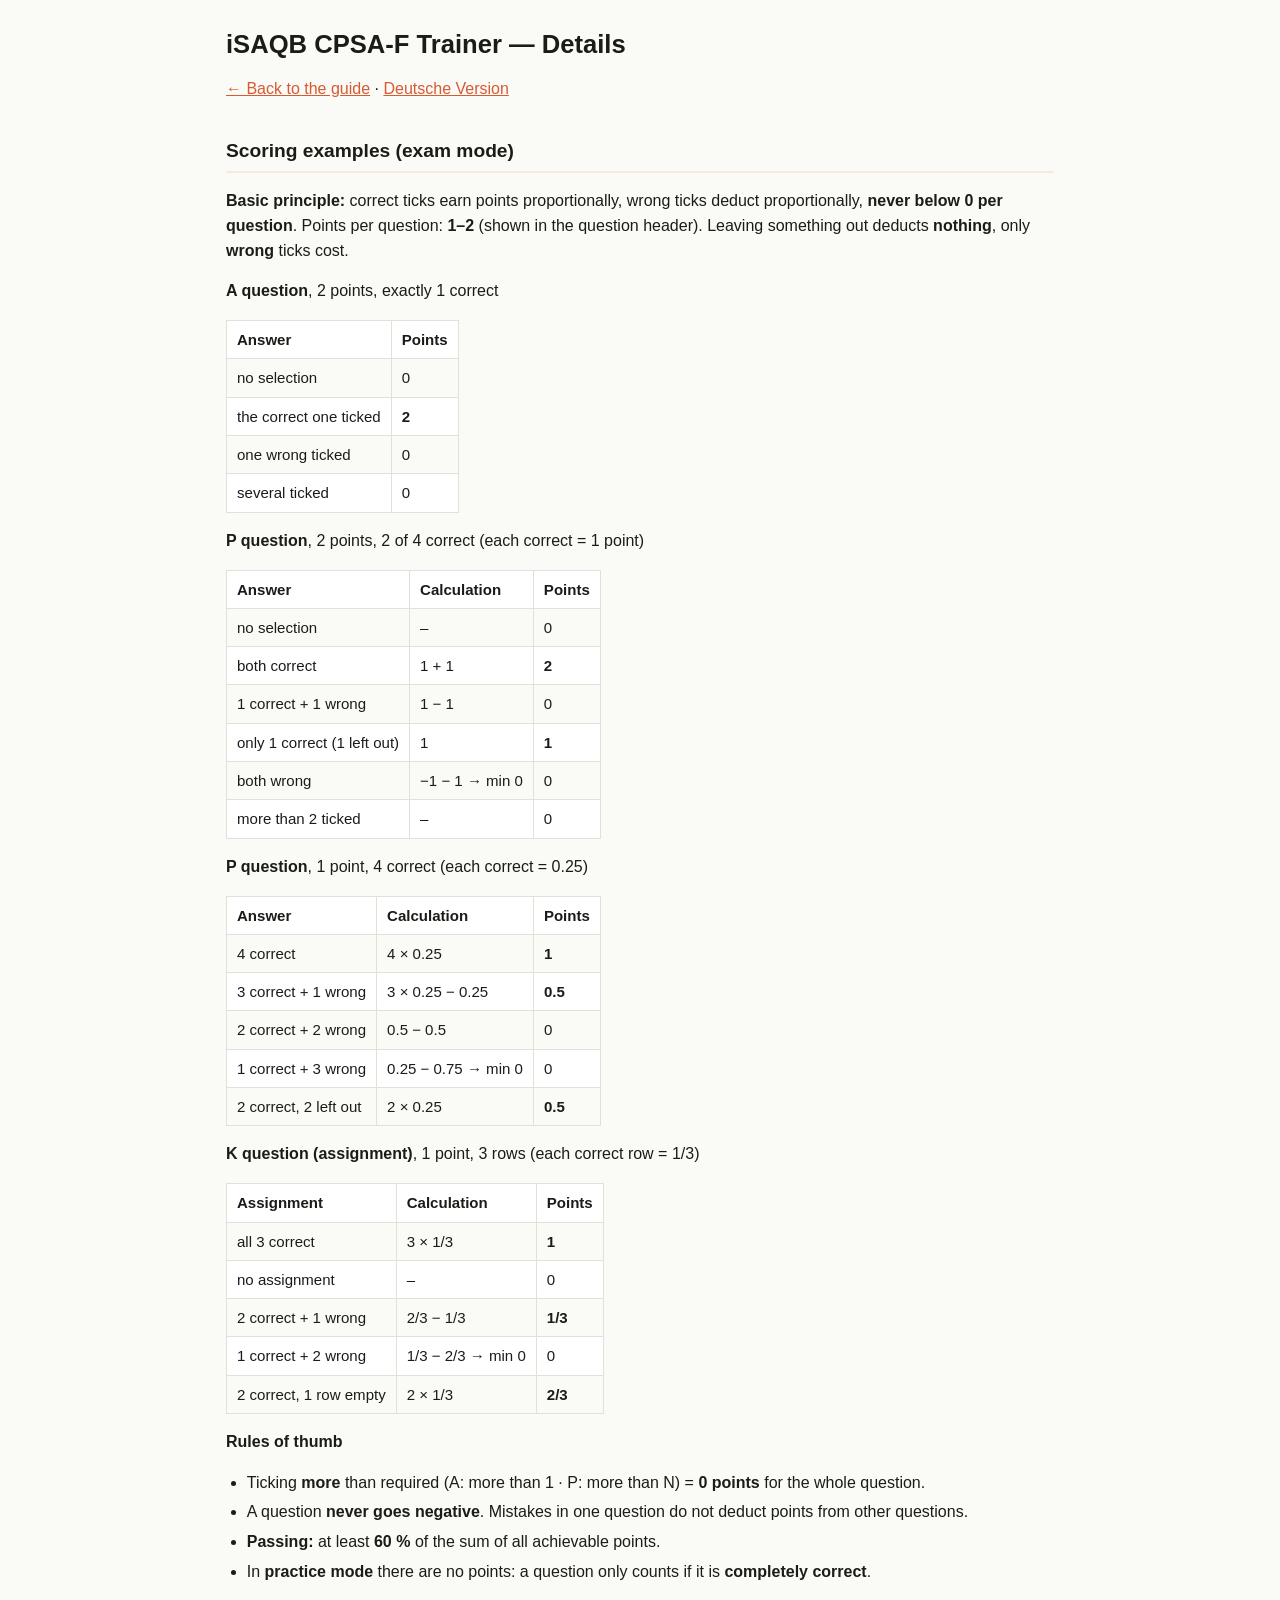
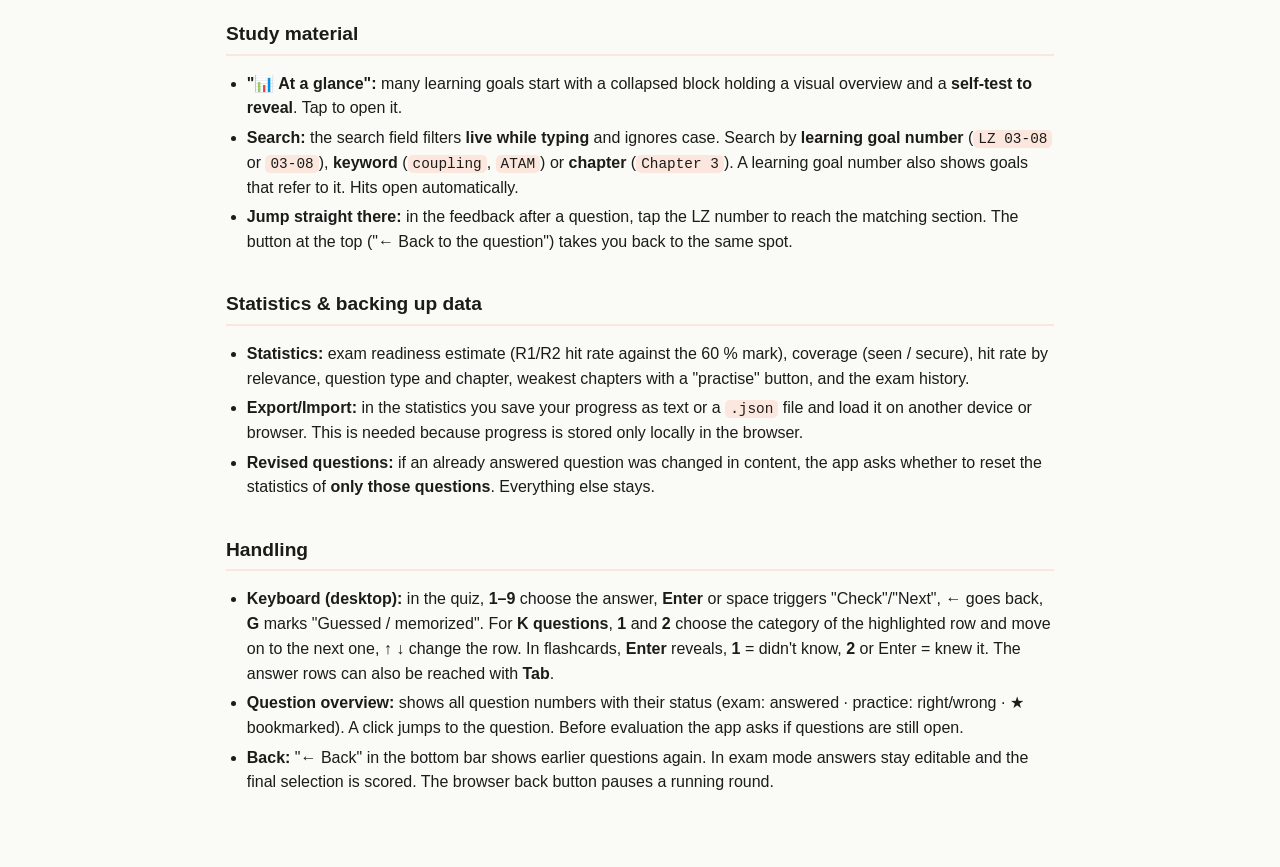
<file: help_details_en.html>
<!DOCTYPE html>
<html lang="en">
<head>
<meta charset="UTF-8">
<meta name="viewport" content="width=device-width, initial-scale=1">
<meta name="color-scheme" content="light dark">
<title>iSAQB CPSA-F Trainer – Details (EN)</title>
<link rel="icon" href="icons/favicon.svg" type="image/svg+xml">
<link rel="icon" href="icons/favicon.ico" sizes="48x48">
<link rel="apple-touch-icon" href="icons/apple-touch-icon.png">
<style>
:root{--bg:#fafaf7;--card:#fff;--text:#1c1b18;--muted:#6b6a63;--border:#e3e1d7;--accent:#d85a30;--accent-soft:#fbe7dd}
@media (prefers-color-scheme:dark){:root{--bg:#161613;--card:#201f1b;--text:#edebe2;--muted:#a8a69b;--border:#38362e;--accent:#cf7f60;--accent-soft:#33231a}}
*{box-sizing:border-box}
body{margin:0;background:var(--bg);color:var(--text);font:16px/1.55 -apple-system,BlinkMacSystemFont,"Segoe UI",Roboto,Helvetica,Arial,sans-serif}
main{max-width:860px;margin:0 auto;padding:24px 16px 56px}
h1{font-size:1.6rem;line-height:1.25;margin:.2em 0 .6em}
h2{font-size:1.2rem;margin:1.8em 0 .5em;padding-bottom:.25em;border-bottom:2px solid var(--accent-soft)}
a{color:var(--accent)} code{background:var(--accent-soft);padding:1px 5px;border-radius:5px;font-size:.9em}
ul{padding-left:1.3em} li{margin:.3em 0}
table{border-collapse:collapse;width:100%;margin:.8em 0;font-size:.94rem;display:block;overflow-x:auto}
th,td{border:1px solid var(--border);padding:7px 10px;text-align:left;vertical-align:top}
th{background:var(--card)} tbody tr:nth-child(even){background:var(--card)}
blockquote{margin:1em 0;padding:.6em 1em;border-left:4px solid var(--accent);background:var(--accent-soft);border-radius:0 8px 8px 0}
blockquote p{margin:.3em 0}
</style>
</head>
<body>
<main>
<h1>iSAQB CPSA-F Trainer — Details</h1>
<p><a href="help_en.html">← Back to the guide</a> · <a href="help_details.html">Deutsche Version</a></p>
<h2>Scoring examples (exam mode)</h2>
<p><strong>Basic principle:</strong> correct ticks earn points proportionally, wrong ticks deduct proportionally, <strong>never below 0 per question</strong>. Points per question: <strong>1–2</strong> (shown in the question header). Leaving something out deducts <strong>nothing</strong>, only <strong>wrong</strong> ticks cost.</p>
<p><strong>A question</strong>, 2 points, exactly 1 correct</p>
<table>
<thead>
<tr>
<th>Answer</th>
<th>Points</th>
</tr>
</thead>
<tbody>
<tr>
<td>no selection</td>
<td>0</td>
</tr>
<tr>
<td>the correct one ticked</td>
<td><strong>2</strong></td>
</tr>
<tr>
<td>one wrong ticked</td>
<td>0</td>
</tr>
<tr>
<td>several ticked</td>
<td>0</td>
</tr>
</tbody>
</table>
<p><strong>P question</strong>, 2 points, 2 of 4 correct (each correct = 1 point)</p>
<table>
<thead>
<tr>
<th>Answer</th>
<th>Calculation</th>
<th>Points</th>
</tr>
</thead>
<tbody>
<tr>
<td>no selection</td>
<td>–</td>
<td>0</td>
</tr>
<tr>
<td>both correct</td>
<td>1 + 1</td>
<td><strong>2</strong></td>
</tr>
<tr>
<td>1 correct + 1 wrong</td>
<td>1 − 1</td>
<td>0</td>
</tr>
<tr>
<td>only 1 correct (1 left out)</td>
<td>1</td>
<td><strong>1</strong></td>
</tr>
<tr>
<td>both wrong</td>
<td>−1 − 1 → min 0</td>
<td>0</td>
</tr>
<tr>
<td>more than 2 ticked</td>
<td>–</td>
<td>0</td>
</tr>
</tbody>
</table>
<p><strong>P question</strong>, 1 point, 4 correct (each correct = 0.25)</p>
<table>
<thead>
<tr>
<th>Answer</th>
<th>Calculation</th>
<th>Points</th>
</tr>
</thead>
<tbody>
<tr>
<td>4 correct</td>
<td>4 × 0.25</td>
<td><strong>1</strong></td>
</tr>
<tr>
<td>3 correct + 1 wrong</td>
<td>3 × 0.25 − 0.25</td>
<td><strong>0.5</strong></td>
</tr>
<tr>
<td>2 correct + 2 wrong</td>
<td>0.5 − 0.5</td>
<td>0</td>
</tr>
<tr>
<td>1 correct + 3 wrong</td>
<td>0.25 − 0.75 → min 0</td>
<td>0</td>
</tr>
<tr>
<td>2 correct, 2 left out</td>
<td>2 × 0.25</td>
<td><strong>0.5</strong></td>
</tr>
</tbody>
</table>
<p><strong>K question (assignment)</strong>, 1 point, 3 rows (each correct row = 1/3)</p>
<table>
<thead>
<tr>
<th>Assignment</th>
<th>Calculation</th>
<th>Points</th>
</tr>
</thead>
<tbody>
<tr>
<td>all 3 correct</td>
<td>3 × 1/3</td>
<td><strong>1</strong></td>
</tr>
<tr>
<td>no assignment</td>
<td>–</td>
<td>0</td>
</tr>
<tr>
<td>2 correct + 1 wrong</td>
<td>2/3 − 1/3</td>
<td><strong>1/3</strong></td>
</tr>
<tr>
<td>1 correct + 2 wrong</td>
<td>1/3 − 2/3 → min 0</td>
<td>0</td>
</tr>
<tr>
<td>2 correct, 1 row empty</td>
<td>2 × 1/3</td>
<td><strong>2/3</strong></td>
</tr>
</tbody>
</table>
<p><strong>Rules of thumb</strong></p>
<ul>
<li>Ticking <strong>more</strong> than required (A: more than 1 · P: more than N) = <strong>0 points</strong> for the whole question.</li>
<li>A question <strong>never goes negative</strong>. Mistakes in one question do not deduct points from other questions.</li>
<li><strong>Passing:</strong> at least <strong>60 %</strong> of the sum of all achievable points.</li>
<li>In <strong>practice mode</strong> there are no points: a question only counts if it is <strong>completely correct</strong>.</li>
</ul>
<h2>Study material</h2>
<ul>
<li><strong>"📊 At a glance":</strong> many learning goals start with a collapsed block holding a visual overview and a <strong>self-test to reveal</strong>. Tap to open it.</li>
<li><strong>Search:</strong> the search field filters <strong>live while typing</strong> and ignores case. Search by <strong>learning goal number</strong> (<code>LZ 03-08</code> or <code>03-08</code>), <strong>keyword</strong> (<code>coupling</code>, <code>ATAM</code>) or <strong>chapter</strong> (<code>Chapter 3</code>). A learning goal number also shows goals that refer to it. Hits open automatically.</li>
<li><strong>Jump straight there:</strong> in the feedback after a question, tap the LZ number to reach the matching section. The button at the top ("← Back to the question") takes you back to the same spot.</li>
</ul>
<h2>Statistics &amp; backing up data</h2>
<ul>
<li><strong>Statistics:</strong> exam readiness estimate (R1/R2 hit rate against the 60 % mark), coverage (seen / secure), hit rate by relevance, question type and chapter, weakest chapters with a "practise" button, and the exam history.</li>
<li><strong>Export/Import:</strong> in the statistics you save your progress as text or a <code>.json</code> file and load it on another device or browser. This is needed because progress is stored only locally in the browser.</li>
<li><strong>Revised questions:</strong> if an already answered question was changed in content, the app asks whether to reset the statistics of <strong>only those questions</strong>. Everything else stays.</li>
</ul>
<h2>Handling</h2>
<ul>
<li><strong>Keyboard (desktop):</strong> in the quiz, <strong>1–9</strong> choose the answer, <strong>Enter</strong> or space triggers "Check"/"Next", <strong>←</strong> goes back, <strong>G</strong> marks "Guessed / memorized". For <strong>K questions</strong>, <strong>1</strong> and <strong>2</strong> choose the category of the highlighted row and move on to the next one, <strong>↑ ↓</strong> change the row. In flashcards, <strong>Enter</strong> reveals, <strong>1</strong> = didn't know, <strong>2</strong> or Enter = knew it. The answer rows can also be reached with <strong>Tab</strong>.</li>
<li><strong>Question overview:</strong> shows all question numbers with their status (exam: answered · practice: right/wrong · ★ bookmarked). A click jumps to the question. Before evaluation the app asks if questions are still open.</li>
<li><strong>Back:</strong> "← Back" in the bottom bar shows earlier questions again. In exam mode answers stay editable and the final selection is scored. The browser back button pauses a running round.</li>
</ul>
</main>
</body>
</html>
</file>
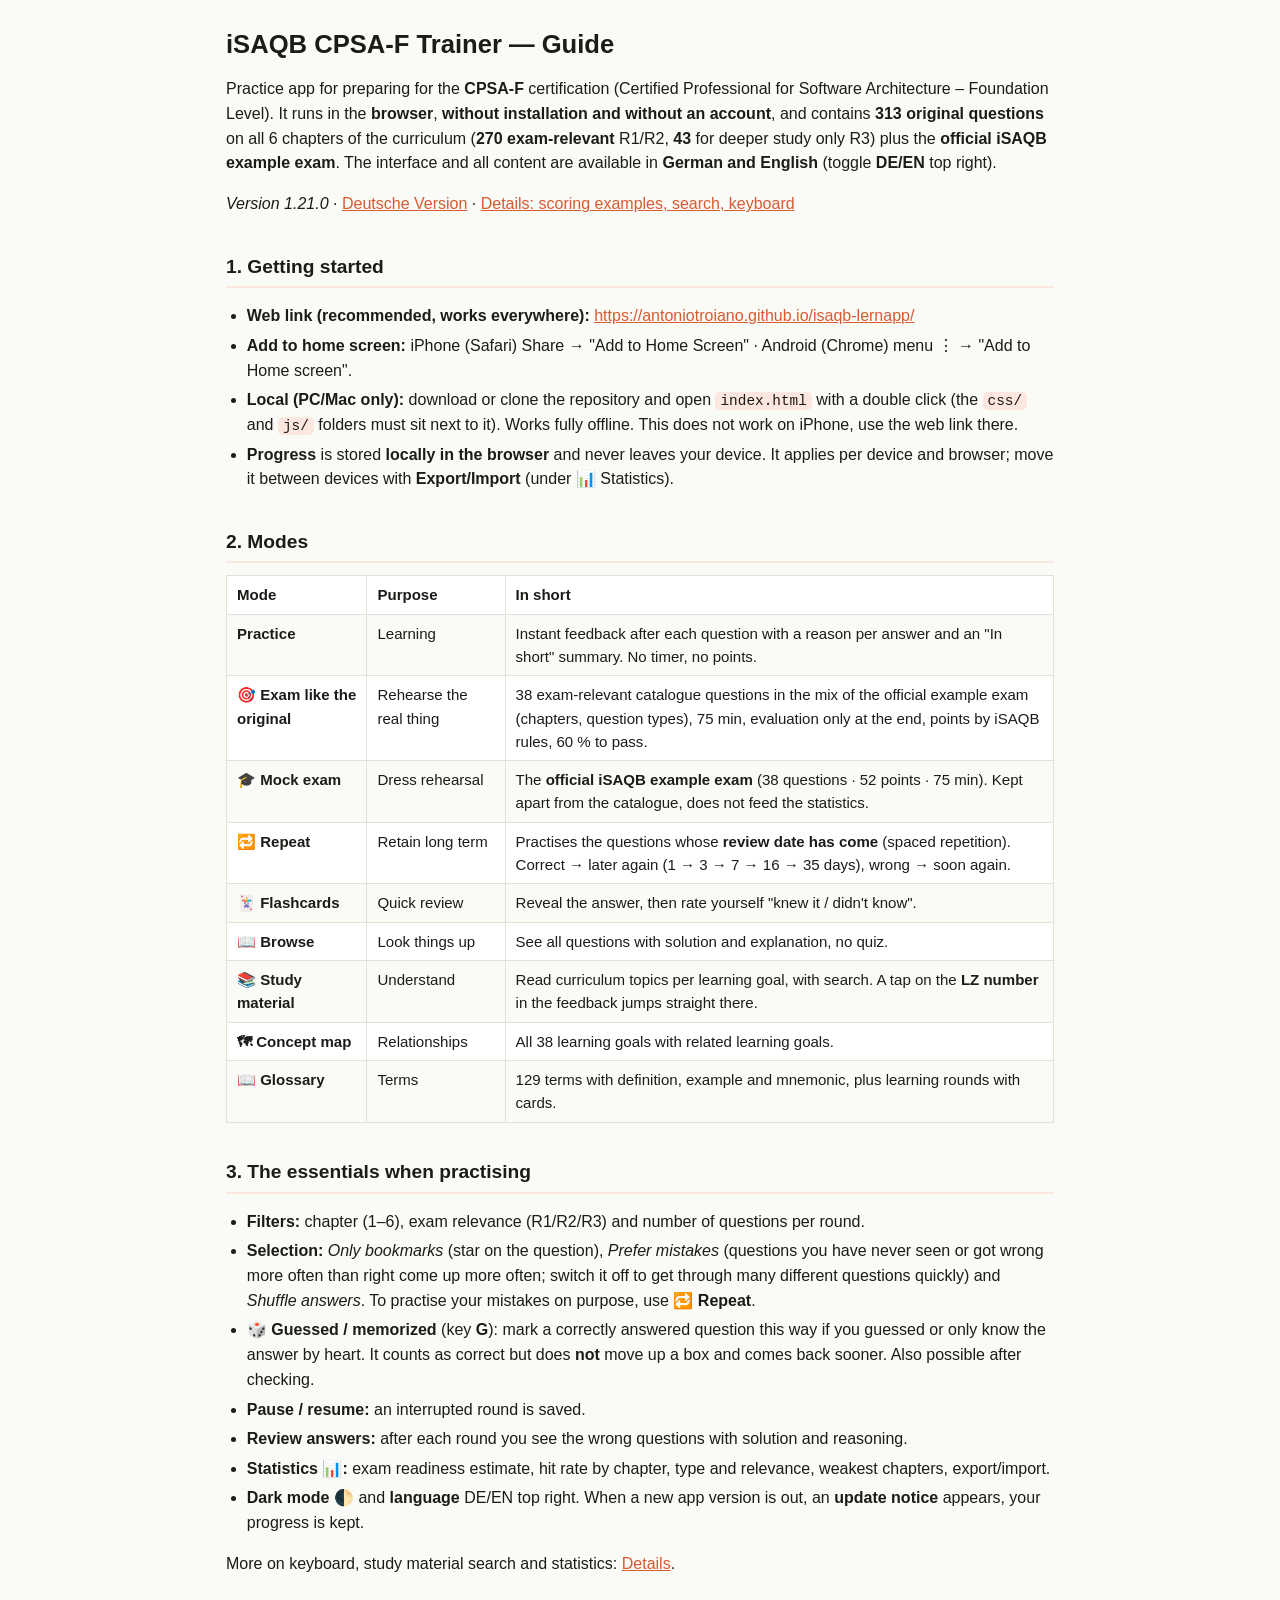
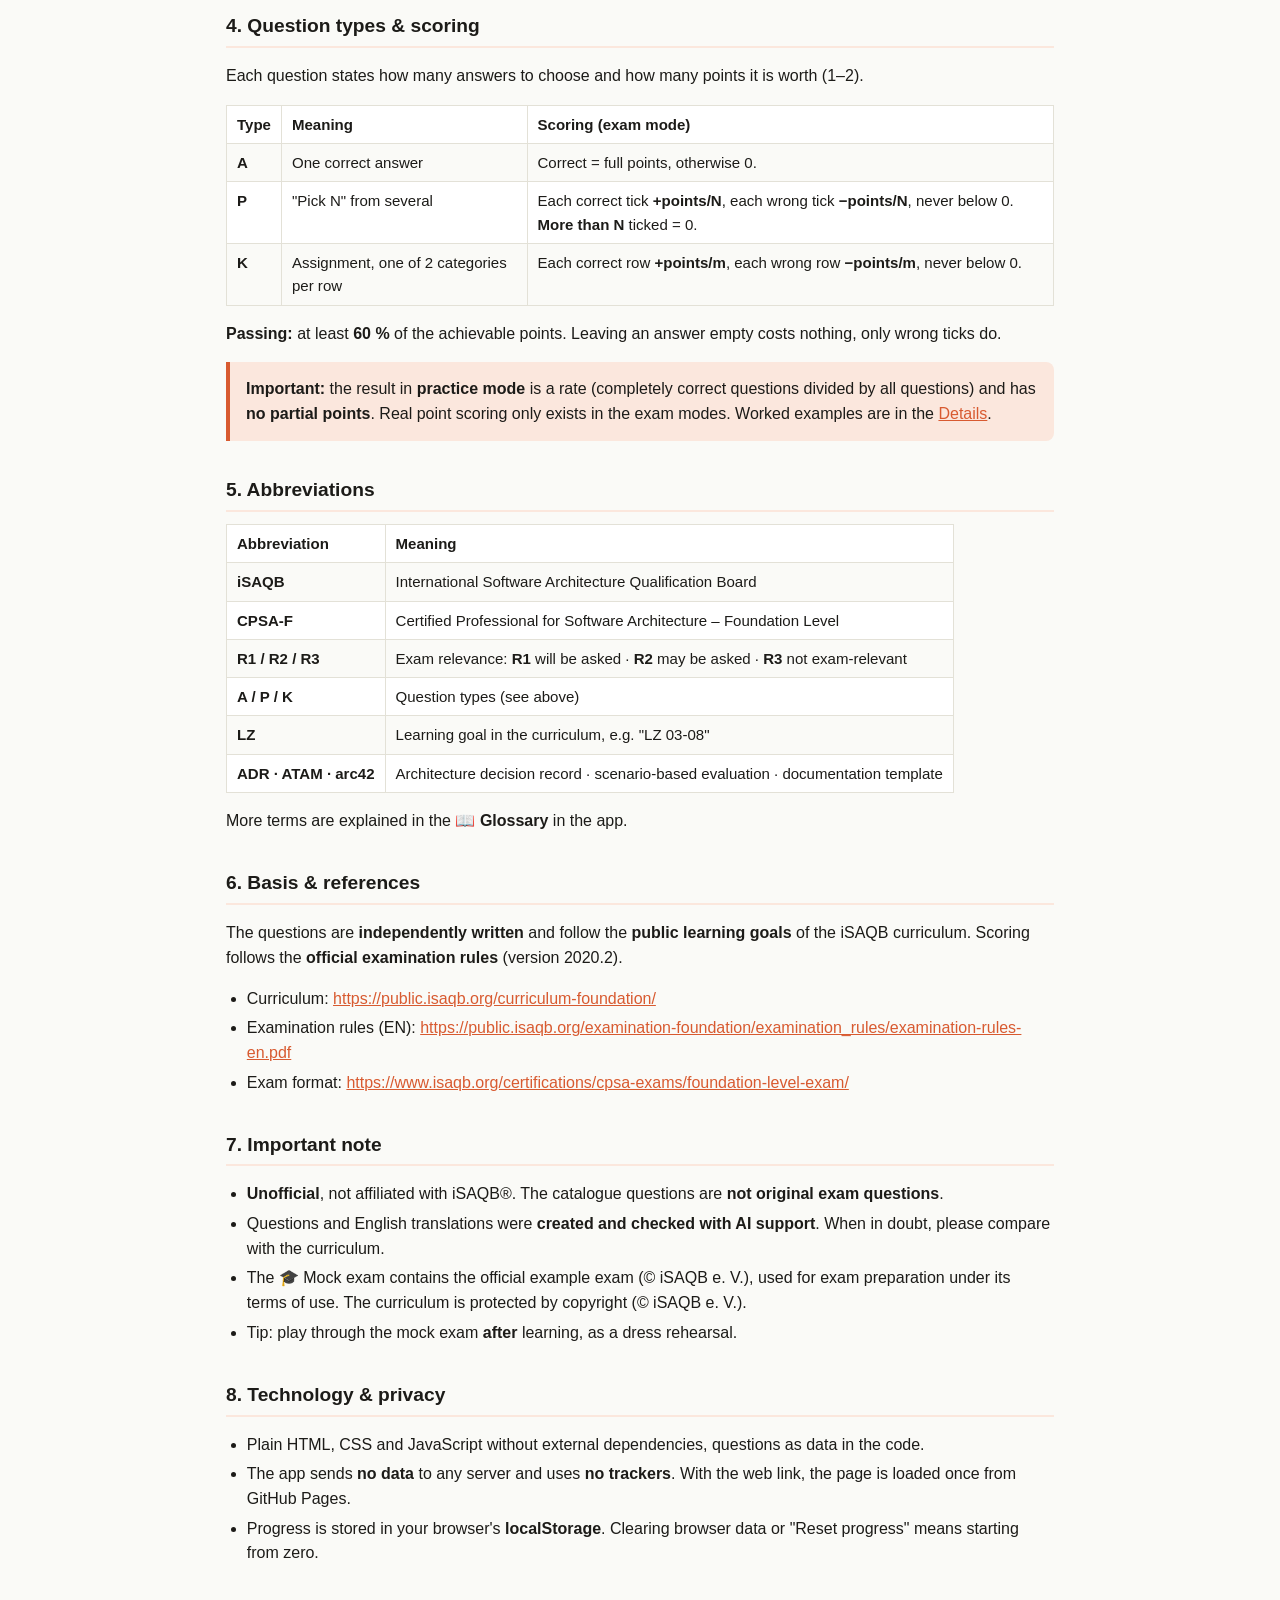
<file: help_en.html>
<!DOCTYPE html>
<html lang="en">
<head>
<meta charset="UTF-8">
<meta name="viewport" content="width=device-width, initial-scale=1">
<meta name="color-scheme" content="light dark">
<title>iSAQB CPSA-F Trainer – Guide</title>
<link rel="icon" href="icons/favicon.svg" type="image/svg+xml">
<link rel="icon" href="icons/favicon.ico" sizes="48x48">
<link rel="apple-touch-icon" href="icons/apple-touch-icon.png">
<style>
:root{--bg:#fafaf7;--card:#fff;--text:#1c1b18;--muted:#6b6a63;--border:#e3e1d7;--accent:#d85a30;--accent-soft:#fbe7dd}
@media (prefers-color-scheme:dark){:root{--bg:#161613;--card:#201f1b;--text:#edebe2;--muted:#a8a69b;--border:#38362e;--accent:#cf7f60;--accent-soft:#33231a}}
*{box-sizing:border-box}
body{margin:0;background:var(--bg);color:var(--text);font:16px/1.55 -apple-system,BlinkMacSystemFont,"Segoe UI",Roboto,Helvetica,Arial,sans-serif}
main{max-width:860px;margin:0 auto;padding:24px 16px 56px}
h1{font-size:1.6rem;line-height:1.25;margin:.2em 0 .6em}
h2{font-size:1.2rem;margin:1.8em 0 .5em;padding-bottom:.25em;border-bottom:2px solid var(--accent-soft)}
a{color:var(--accent)} code{background:var(--accent-soft);padding:1px 5px;border-radius:5px;font-size:.9em}
ul{padding-left:1.3em} li{margin:.3em 0}
table{border-collapse:collapse;width:100%;margin:.8em 0;font-size:.94rem;display:block;overflow-x:auto}
th,td{border:1px solid var(--border);padding:7px 10px;text-align:left;vertical-align:top}
th{background:var(--card)} tbody tr:nth-child(even){background:var(--card)}
blockquote{margin:1em 0;padding:.6em 1em;border-left:4px solid var(--accent);background:var(--accent-soft);border-radius:0 8px 8px 0}
blockquote p{margin:.3em 0}
</style>
</head>
<body>
<main>
<h1>iSAQB CPSA-F Trainer — Guide</h1>
<p>Practice app for preparing for the <strong>CPSA-F</strong> certification (Certified Professional for Software Architecture – Foundation Level). It runs in the <strong>browser</strong>, <strong>without installation and without an account</strong>, and contains <strong>313 original questions</strong> on all 6 chapters of the curriculum (<strong>270 exam-relevant</strong> R1/R2, <strong>43</strong> for deeper study only R3) plus the <strong>official iSAQB example exam</strong>. The interface and all content are available in <strong>German and English</strong> (toggle <strong>DE/EN</strong> top right).</p>
<p><em>Version 1.21.0</em> · <a href="help.html">Deutsche Version</a> · <a href="help_details_en.html">Details: scoring examples, search, keyboard</a></p>
<h2>1. Getting started</h2>
<ul>
<li><strong>Web link (recommended, works everywhere):</strong> <a href="https://antoniotroiano.github.io/isaqb-lernapp/">https://antoniotroiano.github.io/isaqb-lernapp/</a></li>
<li><strong>Add to home screen:</strong> iPhone (Safari) Share → "Add to Home Screen" · Android (Chrome) menu ⋮ → "Add to Home screen".</li>
<li><strong>Local (PC/Mac only):</strong> download or clone the repository and open <code>index.html</code> with a double click (the <code>css/</code> and <code>js/</code> folders must sit next to it). Works fully offline. This does not work on iPhone, use the web link there.</li>
<li><strong>Progress</strong> is stored <strong>locally in the browser</strong> and never leaves your device. It applies per device and browser; move it between devices with <strong>Export/Import</strong> (under 📊 Statistics).</li>
</ul>
<h2>2. Modes</h2>
<table>
<thead>
<tr>
<th>Mode</th>
<th>Purpose</th>
<th>In short</th>
</tr>
</thead>
<tbody>
<tr>
<td><strong>Practice</strong></td>
<td>Learning</td>
<td>Instant feedback after each question with a reason per answer and an "In short" summary. No timer, no points.</td>
</tr>
<tr>
<td><strong>🎯 Exam like the original</strong></td>
<td>Rehearse the real thing</td>
<td>38 exam-relevant catalogue questions in the mix of the official example exam (chapters, question types), 75 min, evaluation only at the end, points by iSAQB rules, 60 % to pass.</td>
</tr>
<tr>
<td><strong>🎓 Mock exam</strong></td>
<td>Dress rehearsal</td>
<td>The <strong>official iSAQB example exam</strong> (38 questions · 52 points · 75 min). Kept apart from the catalogue, does not feed the statistics.</td>
</tr>
<tr>
<td><strong>🔁 Repeat</strong></td>
<td>Retain long term</td>
<td>Practises the questions whose <strong>review date has come</strong> (spaced repetition). Correct → later again (1 → 3 → 7 → 16 → 35 days), wrong → soon again.</td>
</tr>
<tr>
<td><strong>🃏 Flashcards</strong></td>
<td>Quick review</td>
<td>Reveal the answer, then rate yourself "knew it / didn't know".</td>
</tr>
<tr>
<td><strong>📖 Browse</strong></td>
<td>Look things up</td>
<td>See all questions with solution and explanation, no quiz.</td>
</tr>
<tr>
<td><strong>📚 Study material</strong></td>
<td>Understand</td>
<td>Read curriculum topics per learning goal, with search. A tap on the <strong>LZ number</strong> in the feedback jumps straight there.</td>
</tr>
<tr>
<td><strong>🗺 Concept map</strong></td>
<td>Relationships</td>
<td>All 38 learning goals with related learning goals.</td>
</tr>
<tr>
<td><strong>📖 Glossary</strong></td>
<td>Terms</td>
<td>129 terms with definition, example and mnemonic, plus learning rounds with cards.</td>
</tr>
</tbody>
</table>
<h2>3. The essentials when practising</h2>
<ul>
<li><strong>Filters:</strong> chapter (1–6), exam relevance (R1/R2/R3) and number of questions per round.</li>
<li><strong>Selection:</strong> <em>Only bookmarks</em> (star on the question), <em>Prefer mistakes</em> (questions you have never seen or got wrong more often than right come up more often; switch it off to get through many different questions quickly) and <em>Shuffle answers</em>. To practise your mistakes on purpose, use <strong>🔁 Repeat</strong>.</li>
<li><strong>🎲 Guessed / memorized</strong> (key <strong>G</strong>): mark a correctly answered question this way if you guessed or only know the answer by heart. It counts as correct but does <strong>not</strong> move up a box and comes back sooner. Also possible after checking.</li>
<li><strong>Pause / resume:</strong> an interrupted round is saved.</li>
<li><strong>Review answers:</strong> after each round you see the wrong questions with solution and reasoning.</li>
<li><strong>Statistics 📊:</strong> exam readiness estimate, hit rate by chapter, type and relevance, weakest chapters, export/import.</li>
<li><strong>Dark mode</strong> 🌓 and <strong>language</strong> DE/EN top right. When a new app version is out, an <strong>update notice</strong> appears, your progress is kept.</li>
</ul>
<p>More on keyboard, study material search and statistics: <a href="help_details_en.html">Details</a>.</p>
<h2>4. Question types &amp; scoring</h2>
<p>Each question states how many answers to choose and how many points it is worth (1–2).</p>
<table>
<thead>
<tr>
<th>Type</th>
<th>Meaning</th>
<th>Scoring (exam mode)</th>
</tr>
</thead>
<tbody>
<tr>
<td><strong>A</strong></td>
<td>One correct answer</td>
<td>Correct = full points, otherwise 0.</td>
</tr>
<tr>
<td><strong>P</strong></td>
<td>"Pick N" from several</td>
<td>Each correct tick <strong>+points/N</strong>, each wrong tick <strong>−points/N</strong>, never below 0. <strong>More than N</strong> ticked = 0.</td>
</tr>
<tr>
<td><strong>K</strong></td>
<td>Assignment, one of 2 categories per row</td>
<td>Each correct row <strong>+points/m</strong>, each wrong row <strong>−points/m</strong>, never below 0.</td>
</tr>
</tbody>
</table>
<p><strong>Passing:</strong> at least <strong>60 %</strong> of the achievable points. Leaving an answer empty costs nothing, only wrong ticks do.</p>
<blockquote>
<p><strong>Important:</strong> the result in <strong>practice mode</strong> is a rate (completely correct questions divided by all questions) and has <strong>no partial points</strong>. Real point scoring only exists in the exam modes. Worked examples are in the <a href="help_details_en.html">Details</a>.</p>
</blockquote>
<h2>5. Abbreviations</h2>
<table>
<thead>
<tr>
<th>Abbreviation</th>
<th>Meaning</th>
</tr>
</thead>
<tbody>
<tr>
<td><strong>iSAQB</strong></td>
<td>International Software Architecture Qualification Board</td>
</tr>
<tr>
<td><strong>CPSA-F</strong></td>
<td>Certified Professional for Software Architecture – Foundation Level</td>
</tr>
<tr>
<td><strong>R1 / R2 / R3</strong></td>
<td>Exam relevance: <strong>R1</strong> will be asked · <strong>R2</strong> may be asked · <strong>R3</strong> not exam-relevant</td>
</tr>
<tr>
<td><strong>A / P / K</strong></td>
<td>Question types (see above)</td>
</tr>
<tr>
<td><strong>LZ</strong></td>
<td>Learning goal in the curriculum, e.g. "LZ 03-08"</td>
</tr>
<tr>
<td><strong>ADR · ATAM · arc42</strong></td>
<td>Architecture decision record · scenario-based evaluation · documentation template</td>
</tr>
</tbody>
</table>
<p>More terms are explained in the <strong>📖 Glossary</strong> in the app.</p>
<h2>6. Basis &amp; references</h2>
<p>The questions are <strong>independently written</strong> and follow the <strong>public learning goals</strong> of the iSAQB curriculum. Scoring follows the <strong>official examination rules</strong> (version 2020.2).</p>
<ul>
<li>Curriculum: <a href="https://public.isaqb.org/curriculum-foundation/">https://public.isaqb.org/curriculum-foundation/</a></li>
<li>Examination rules (EN): <a href="https://public.isaqb.org/examination-foundation/examination_rules/examination-rules-en.pdf">https://public.isaqb.org/examination-foundation/examination_rules/examination-rules-en.pdf</a></li>
<li>Exam format: <a href="https://www.isaqb.org/certifications/cpsa-exams/foundation-level-exam/">https://www.isaqb.org/certifications/cpsa-exams/foundation-level-exam/</a></li>
</ul>
<h2>7. Important note</h2>
<ul>
<li><strong>Unofficial</strong>, not affiliated with iSAQB®. The catalogue questions are <strong>not original exam questions</strong>.</li>
<li>Questions and English translations were <strong>created and checked with AI support</strong>. When in doubt, please compare with the curriculum.</li>
<li>The 🎓 Mock exam contains the official example exam (© iSAQB e. V.), used for exam preparation under its terms of use. The curriculum is protected by copyright (© iSAQB e. V.).</li>
<li>Tip: play through the mock exam <strong>after</strong> learning, as a dress rehearsal.</li>
</ul>
<h2>8. Technology &amp; privacy</h2>
<ul>
<li>Plain HTML, CSS and JavaScript without external dependencies, questions as data in the code.</li>
<li>The app sends <strong>no data</strong> to any server and uses <strong>no trackers</strong>. With the web link, the page is loaded once from GitHub Pages.</li>
<li>Progress is stored in your browser's <strong>localStorage</strong>. Clearing browser data or "Reset progress" means starting from zero.</li>
</ul>
</main>
</body>
</html>
</file>
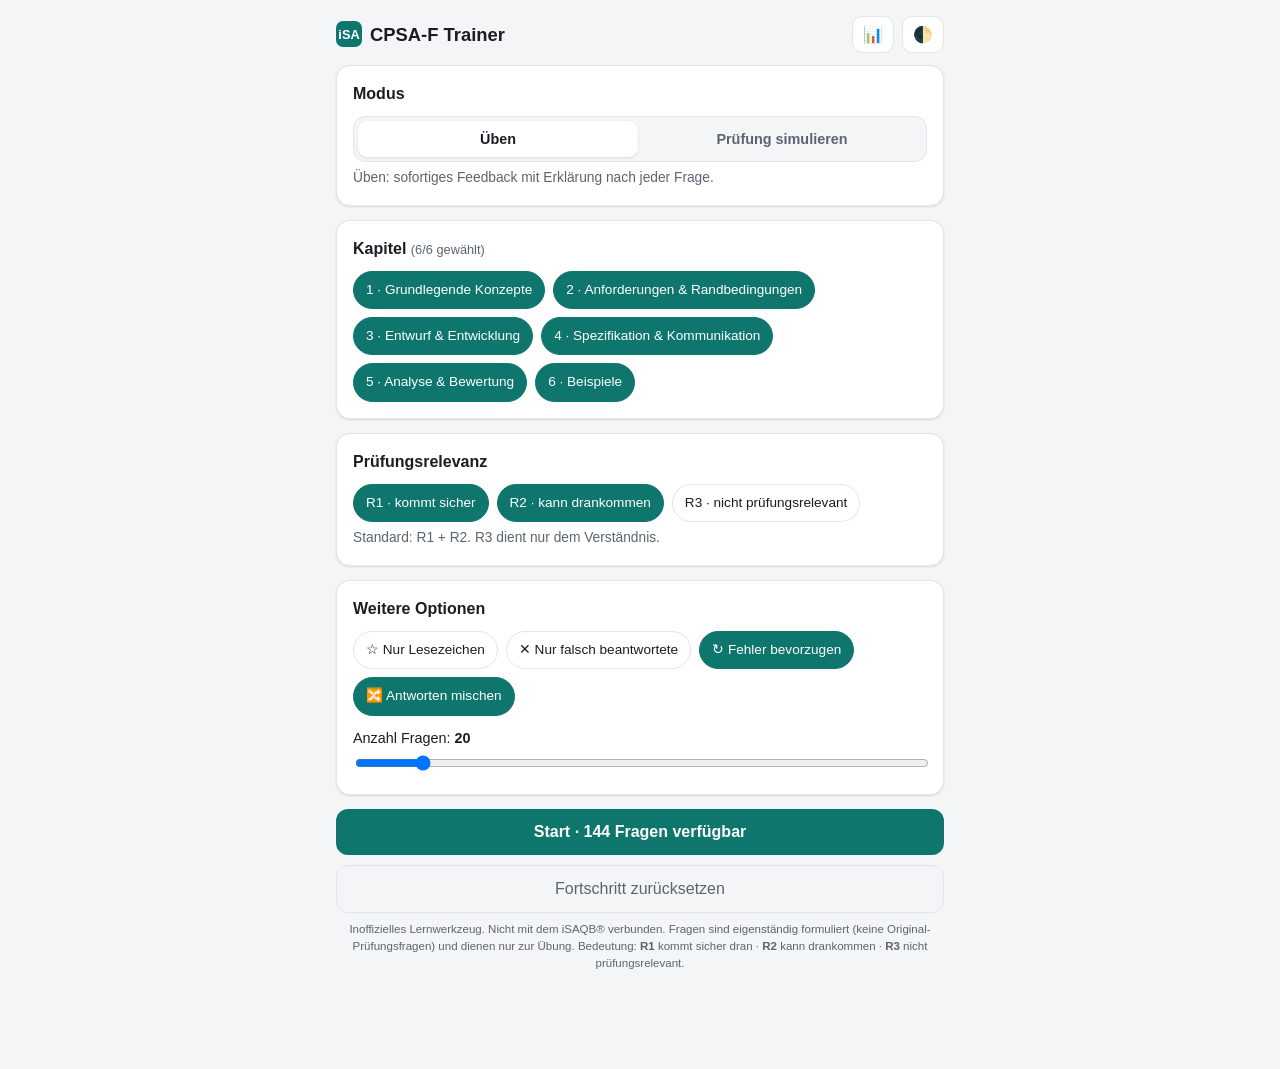
<file: isaqb-trainer.html>
<!DOCTYPE html>
<html lang="de">
<head>
<meta charset="UTF-8">
<meta name="viewport" content="width=device-width, initial-scale=1, viewport-fit=cover">
<meta name="theme-color" content="#0f766e">
<meta name="apple-mobile-web-app-capable" content="yes">
<meta name="apple-mobile-web-app-status-bar-style" content="black-translucent">
<meta name="apple-mobile-web-app-title" content="iSAQB Trainer">
<title>iSAQB CPSA-F Trainer</title>
<style>
  :root{
    --bg:#f4f5f7; --card:#ffffff; --text:#1a1d21; --muted:#5b6470;
    --border:#e2e5ea; --accent:#0f766e; --accent-soft:#d7f0ec;
    --correct:#15803d; --correct-bg:#dcfce7; --wrong:#b91c1c; --wrong-bg:#fee2e2;
    --r1:#0f766e; --r2:#b45309; --r3:#6b7280;
    --shadow:0 1px 3px rgba(0,0,0,.08),0 1px 2px rgba(0,0,0,.04);
  }
  @media (prefers-color-scheme: dark){
    :root{
      --bg:#0f1115; --card:#191c22; --text:#e7eaee; --muted:#98a2b3;
      --border:#2a2f38; --accent:#2dd4bf; --accent-soft:#0f3d38;
      --correct:#4ade80; --correct-bg:#0e2a17; --wrong:#f87171; --wrong-bg:#3a1414;
      --r1:#2dd4bf; --r2:#f59e0b; --r3:#9ca3af;
      --shadow:0 1px 3px rgba(0,0,0,.4);
    }
  }
  [data-theme="light"]{
    --bg:#f4f5f7; --card:#ffffff; --text:#1a1d21; --muted:#5b6470; --border:#e2e5ea;
    --accent:#0f766e; --accent-soft:#d7f0ec; --correct:#15803d; --correct-bg:#dcfce7;
    --wrong:#b91c1c; --wrong-bg:#fee2e2; --r1:#0f766e; --r2:#b45309; --r3:#6b7280;
  }
  [data-theme="dark"]{
    --bg:#0f1115; --card:#191c22; --text:#e7eaee; --muted:#98a2b3; --border:#2a2f38;
    --accent:#2dd4bf; --accent-soft:#0f3d38; --correct:#4ade80; --correct-bg:#0e2a17;
    --wrong:#f87171; --wrong-bg:#3a1414; --r1:#2dd4bf; --r2:#f59e0b; --r3:#9ca3af;
  }
  *{box-sizing:border-box;-webkit-tap-highlight-color:transparent}
  html,body{margin:0;padding:0}
  body{
    font-family:-apple-system,BlinkMacSystemFont,"Segoe UI",Roboto,Helvetica,Arial,sans-serif;
    background:var(--bg);color:var(--text);line-height:1.5;
    padding:env(safe-area-inset-top) env(safe-area-inset-right) env(safe-area-inset-bottom) env(safe-area-inset-left);
    -webkit-text-size-adjust:100%;
  }
  .app{max-width:640px;margin:0 auto;padding:16px 16px 96px}
  header.top{display:flex;align-items:center;justify-content:space-between;margin-bottom:12px;gap:8px}
  header.top h1{font-size:1.15rem;margin:0;display:flex;align-items:center;gap:8px}
  .logo{width:26px;height:26px;border-radius:7px;background:var(--accent);color:#fff;display:grid;place-items:center;font-weight:700;font-size:.8rem}
  .iconbtn{background:var(--card);border:1px solid var(--border);border-radius:10px;padding:8px 10px;color:var(--text);font-size:1rem;cursor:pointer}
  .card{background:var(--card);border:1px solid var(--border);border-radius:14px;padding:16px;box-shadow:var(--shadow);margin-bottom:14px}
  h2{font-size:1rem;margin:0 0 10px}
  p.hint{color:var(--muted);font-size:.86rem;margin:6px 0 0}
  .chips{display:flex;flex-wrap:wrap;gap:8px}
  .chip{border:1px solid var(--border);background:var(--card);color:var(--text);border-radius:999px;padding:8px 12px;font-size:.85rem;cursor:pointer;user-select:none;transition:all .12s}
  .chip.active{background:var(--accent);border-color:var(--accent);color:#fff}
  .chip.r.active{opacity:1}
  .btn{display:block;width:100%;border:none;border-radius:12px;padding:14px;font-size:1rem;font-weight:600;cursor:pointer;background:var(--accent);color:#fff;margin-top:8px}
  .btn.secondary{background:transparent;color:var(--accent);border:1px solid var(--accent)}
  .btn.ghost{background:transparent;color:var(--muted);border:1px solid var(--border);font-weight:500}
  .btn:disabled{opacity:.45;cursor:not-allowed}
  .row{display:flex;gap:10px}
  .row .btn{margin-top:0}
  .seg{display:flex;background:var(--bg);border:1px solid var(--border);border-radius:12px;padding:4px;gap:4px}
  .seg button{flex:1;border:none;background:transparent;color:var(--muted);padding:10px;border-radius:9px;font-size:.9rem;font-weight:600;cursor:pointer}
  .seg button.active{background:var(--card);color:var(--text);box-shadow:var(--shadow)}
  /* Quiz */
  .qmeta{display:flex;align-items:center;justify-content:space-between;margin-bottom:10px;font-size:.8rem;color:var(--muted)}
  .badge{display:inline-block;font-size:.72rem;font-weight:700;padding:3px 8px;border-radius:999px;border:1px solid var(--border)}
  .badge.r1{color:var(--r1);border-color:var(--r1)}
  .badge.r2{color:var(--r2);border-color:var(--r2)}
  .badge.r3{color:var(--r3);border-color:var(--r3)}
  .progress{height:6px;background:var(--border);border-radius:999px;overflow:hidden;margin-bottom:14px}
  .progress > i{display:block;height:100%;background:var(--accent);transition:width .25s}
  .qtext{font-size:1.08rem;font-weight:600;margin:4px 0 4px}
  .qtype{font-size:.78rem;color:var(--muted);margin-bottom:12px}
  .pts{display:inline-block;font-size:.72rem;font-weight:700;padding:3px 8px;border-radius:999px;background:var(--accent-soft);color:var(--accent)}
  .timer{font-variant-numeric:tabular-nums;font-weight:700}
  .timer.warn{color:var(--wrong)}
  .krow{border:1px solid var(--border);border-radius:12px;padding:10px 12px;margin-bottom:10px;background:var(--card)}
  .kstmt{font-size:.92rem;margin-bottom:8px}
  .kcats{display:flex;gap:8px}
  .kcat{flex:1;border:1.5px solid var(--border);background:var(--card);color:var(--text);border-radius:9px;padding:10px 8px;font-size:.82rem;font-weight:600;cursor:pointer;line-height:1.2}
  .kcat.sel{border-color:var(--accent);background:var(--accent-soft);color:var(--accent)}
  .kcat.correct{border-color:var(--correct);background:var(--correct-bg);color:var(--correct)}
  .kcat.wrong{border-color:var(--wrong);background:var(--wrong-bg);color:var(--wrong)}
  .kcat.miss{border-style:dashed;border-color:var(--correct);color:var(--correct)}
  .kcat:disabled{cursor:default}
  .opt{display:flex;align-items:flex-start;gap:10px;border:1.5px solid var(--border);background:var(--card);border-radius:12px;padding:13px;margin-bottom:10px;cursor:pointer;transition:all .12s}
  .opt .mark{flex:none;width:22px;height:22px;border-radius:6px;border:2px solid var(--muted);display:grid;place-items:center;font-size:.8rem;color:transparent;margin-top:1px}
  .opt.single .mark{border-radius:50%}
  .opt.selected{border-color:var(--accent);background:var(--accent-soft)}
  .opt.selected .mark{border-color:var(--accent);background:var(--accent);color:#fff}
  .opt.correct{border-color:var(--correct);background:var(--correct-bg)}
  .opt.correct .mark{border-color:var(--correct);background:var(--correct);color:#fff}
  .opt.wrong{border-color:var(--wrong);background:var(--wrong-bg)}
  .opt.wrong .mark{border-color:var(--wrong);background:var(--wrong);color:#fff}
  .opt.disabled{cursor:default}
  .explain{border-left:3px solid var(--accent);background:var(--accent-soft);border-radius:8px;padding:12px;margin:6px 0 4px;font-size:.9rem}
  .explain b{display:block;margin-bottom:4px}
  .lz{font-size:.76rem;color:var(--muted);margin-top:6px}
  .fixedbar{position:fixed;left:0;right:0;bottom:0;background:var(--card);border-top:1px solid var(--border);padding:12px 16px calc(12px + env(safe-area-inset-bottom));z-index:5}
  .fixedbar .inner{max-width:640px;margin:0 auto;display:flex;gap:10px}
  .fixedbar .btn{margin-top:0}
  .bookmark{background:none;border:none;color:var(--muted);font-size:1.3rem;cursor:pointer;padding:4px 6px}
  .bookmark.on{color:var(--r2)}
  /* Stats */
  .stat-grid{display:grid;grid-template-columns:1fr 1fr;gap:10px}
  .stat{background:var(--bg);border:1px solid var(--border);border-radius:12px;padding:12px;text-align:center}
  .stat .num{font-size:1.6rem;font-weight:700}
  .stat .lbl{font-size:.75rem;color:var(--muted)}
  .bar-row{display:flex;align-items:center;gap:10px;margin:8px 0;font-size:.85rem}
  .bar-row .name{flex:none;width:38px;font-weight:600}
  .bar{flex:1;height:9px;background:var(--border);border-radius:999px;overflow:hidden}
  .bar > i{display:block;height:100%;background:var(--accent)}
  .bar-row .pct{flex:none;width:64px;text-align:right;color:var(--muted)}
  .result-big{text-align:center;padding:8px 0 4px}
  .result-big .score{font-size:2.6rem;font-weight:800}
  .result-big .pass{font-size:1rem;font-weight:700;margin-top:4px}
  .pass.ok{color:var(--correct)} .pass.no{color:var(--wrong)}
  footer.disc{color:var(--muted);font-size:.72rem;text-align:center;margin-top:8px;padding:0 8px}
  a{color:var(--accent)}
  .hidden{display:none!important}
  .count-tag{font-size:.8rem;color:var(--muted);font-weight:500}
</style>
</head>
<body>
<div class="app">
  <header class="top">
    <h1><span class="logo">iSA</span> CPSA-F Trainer</h1>
    <div style="display:flex;gap:8px">
      <button class="iconbtn" id="statsBtn" title="Statistik">📊</button>
      <button class="iconbtn" id="themeBtn" title="Design">🌓</button>
    </div>
  </header>

  <!-- HOME -->
  <section id="home">
    <div class="card" id="resumeCard" style="display:none;border-color:var(--accent)">
      <h2>⏸ Unterbrochene Runde</h2>
      <p class="hint" id="resumeInfo"></p>
      <div class="row" style="margin-top:12px">
        <button class="btn" id="resumeBtn" style="flex:2">▶ Fortsetzen</button>
        <button class="btn ghost" id="discardBtn" style="flex:1">Verwerfen</button>
      </div>
    </div>
    <div class="card">
      <h2>Modus</h2>
      <div class="seg" id="modeSeg">
        <button data-mode="practice" class="active">Üben</button>
        <button data-mode="exam">Prüfung simulieren</button>
      </div>
      <p class="hint" id="modeHint">Üben: sofortiges Feedback mit Erklärung nach jeder Frage.</p>
    </div>

    <div class="card">
      <h2>Kapitel <span class="count-tag" id="chapCount"></span></h2>
      <div class="chips" id="chapterChips"></div>
    </div>

    <div class="card">
      <h2>Prüfungsrelevanz</h2>
      <div class="chips" id="rChips">
        <span class="chip r active" data-r="R1">R1 · kommt sicher</span>
        <span class="chip r active" data-r="R2">R2 · kann drankommen</span>
        <span class="chip r" data-r="R3">R3 · nicht prüfungsrelevant</span>
      </div>
      <p class="hint">Standard: R1 + R2. R3 dient nur dem Verständnis.</p>
    </div>

    <div class="card">
      <h2>Weitere Optionen</h2>
      <div class="chips">
        <span class="chip" id="onlyBookmarks">☆ Nur Lesezeichen</span>
        <span class="chip" id="onlyWrong">✕ Nur falsch beantwortete</span>
        <span class="chip active" id="spacedRep">↻ Fehler bevorzugen</span>
        <span class="chip active" id="shuffleOpts">🔀 Antworten mischen</span>
      </div>
      <label style="display:block;margin-top:12px;font-size:.9rem">
        Anzahl Fragen: <b id="numLabel">20</b>
        <input type="range" id="numRange" min="5" max="60" step="5" value="20" style="width:100%;margin-top:6px">
      </label>
    </div>

    <button class="btn" id="startBtn">Start · <span id="poolInfo">0 Fragen verfügbar</span></button>
    <button class="btn ghost" id="resetBtn" style="margin-top:10px">Fortschritt zurücksetzen</button>

    <footer class="disc">
      Inoffizielles Lernwerkzeug. Nicht mit dem iSAQB® verbunden. Fragen sind eigenständig
      formuliert (keine Original-Prüfungsfragen) und dienen nur zur Übung.
      Bedeutung: <b>R1</b> kommt sicher dran · <b>R2</b> kann drankommen · <b>R3</b> nicht prüfungsrelevant.
    </footer>
  </section>

  <!-- QUIZ -->
  <section id="quiz" class="hidden">
    <div class="qmeta">
      <span id="qCounter">Frage 1/20</span>
      <span id="qScore"></span>
    </div>
    <div class="progress"><i id="progBar" style="width:0%"></i></div>
    <div class="card">
      <div class="qmeta" style="margin-bottom:6px">
        <span><span class="badge" id="qBadge">R1</span> <span class="pts" id="qPts" style="display:none"></span> <span class="lz" id="qChapter" style="margin:0"></span></span>
        <button class="bookmark" id="qBookmark" title="Lesezeichen">☆</button>
      </div>
      <div class="qtext" id="qText"></div>
      <div class="qtype" id="qType"></div>
      <div id="optList"></div>
      <div id="explainBox"></div>
    </div>
  </section>

  <!-- RESULT -->
  <section id="result" class="hidden">
    <div class="card">
      <div class="result-big">
        <div class="score" id="resScore">0%</div>
        <div class="pass" id="resPass"></div>
        <p class="hint" id="resDetail"></p>
      </div>
    </div>
    <div class="card">
      <h2>Ergebnis pro Kapitel</h2>
      <div id="resByChapter"></div>
    </div>
    <button class="btn" id="againBtn">Neue Runde</button>
    <button class="btn secondary" id="reviewWrongBtn" style="margin-top:10px">Falsche wiederholen</button>
    <button class="btn ghost" id="homeBtn" style="margin-top:10px">Zur Startseite</button>
  </section>

  <!-- STATS -->
  <section id="stats" class="hidden">
    <div class="card">
      <h2>Gesamtfortschritt</h2>
      <div class="stat-grid">
        <div class="stat"><div class="num" id="stSeen">0</div><div class="lbl">bearbeitet</div></div>
        <div class="stat"><div class="num" id="stAcc">–</div><div class="lbl">Trefferquote</div></div>
        <div class="stat"><div class="num" id="stMastered">0</div><div class="lbl">sicher (3× richtig)</div></div>
        <div class="stat"><div class="num" id="stBookmarks">0</div><div class="lbl">Lesezeichen</div></div>
      </div>
    </div>
    <div class="card">
      <h2>Trefferquote pro Kapitel</h2>
      <div id="statByChapter"></div>
    </div>
    <button class="btn ghost" id="statsHomeBtn">Zurück</button>
  </section>
</div>

<!-- FIXED ACTION BAR (quiz) -->
<div class="fixedbar hidden" id="quizBar">
  <div class="inner">
    <button class="btn secondary" id="quitBtn" style="flex:0 0 90px">Pause</button>
    <button class="btn" id="primaryBtn">Prüfen</button>
  </div>
</div>

<script>
"use strict";
/* ============================================================
   iSAQB CPSA-F Trainer  ·  eigenständige Übungsfragen
   Datenmodell:
   { id, chapter(1-6), lz, r("R1"|"R2"|"R3"),
     type("single"|"multi"), q, options[], correct[idx], explanation }
   ============================================================ */
const CHAPTERS = {
  1:"Grundlegende Konzepte",
  2:"Anforderungen & Randbedingungen",
  3:"Entwurf & Entwicklung",
  4:"Spezifikation & Kommunikation",
  5:"Analyse & Bewertung",
  6:"Beispiele"
};

const QUESTIONS = [
/* ---------- Kapitel 1: Grundlegende Konzepte ---------- */
{id:"c1q1",chapter:1,lz:"LZ 1-1",r:"R1",type:"single",
 q:"Was beschreibt eine Softwarearchitektur im Kern?",
 options:[
  "Nur den Quellcode der wichtigsten Klassen",
  "Die Bausteine eines Systems, ihre Beziehungen sowie die zugrunde liegenden Entwurfsentscheidungen",
  "Die Liste aller eingesetzten Programmiersprachen",
  "Ausschließlich das Datenbankschema"],
 correct:[1],
 explanation:"Architektur umfasst die (Struktur-)Bausteine, ihre Beziehungen zueinander und zur Umgebung sowie die dahinterstehenden Entwurfsentscheidungen und Prinzipien."},
{id:"c1q2",chapter:1,lz:"LZ 1-1",r:"R1",type:"single",
 q:"Was kennzeichnet eine Komponente (Baustein) am besten?",
 options:[
  "Eine einzelne Methode innerhalb einer Klasse",
  "Ein Baustein mit gekapselter Funktionalität und klar definierter Schnittstelle",
  "Ein UML-Diagramm",
  "Ein einzelner Laufzeitprozess des Betriebssystems"],
 correct:[1],
 explanation:"Ein Baustein/Komponente kapselt Funktionalität hinter einer definierten Schnittstelle und verbirgt seine interne Umsetzung (Information Hiding)."},
{id:"c1q3",chapter:1,lz:"LZ 1-2",r:"R2",type:"single",
 q:"Was ist der Unterschied zwischen einer Blackbox- und einer Whitebox-Sicht?",
 options:[
  "Blackbox zeigt nur Schnittstelle und Verantwortung, Whitebox zeigt zusätzlich den inneren Aufbau",
  "Blackbox betrifft nur Hardware, Whitebox nur Software",
  "Beide sind identisch",
  "Whitebox verbirgt alle Details, Blackbox zeigt alles"],
 correct:[0],
 explanation:"Blackbox beschreibt einen Baustein von außen (Schnittstelle, Verantwortlichkeit). Whitebox öffnet ihn und zeigt seine internen Bausteine."},
{id:"c1q4",chapter:1,lz:"LZ 1-8",r:"R1",type:"multi",
 q:"Welche der folgenden gehören zu den typischen Architektursichten? (Mehrere richtig)",
 options:[
  "Bausteinsicht (statische Struktur)",
  "Laufzeitsicht (dynamisches Verhalten)",
  "Verteilungssicht (Infrastruktur)",
  "Quellcode-Dateisicht (alle Dateien des Projekts)"],
 correct:[0,1,2],
 explanation:"Übliche Sichten sind Baustein-, Laufzeit- und Verteilungssicht (plus Kontextabgrenzung). Eine 'Marketingsicht' gehört nicht zur Architekturbeschreibung."},
{id:"c1q5",chapter:1,lz:"LZ 1-4",r:"R2",type:"multi",
 q:"Welche Aufgaben gehören typischerweise zur Rolle des Softwarearchitekten? (Mehrere richtig)",
 options:[
  "Anforderungen und Randbedingungen klären und beeinflussen",
  "Architekturentscheidungen treffen und begründen",
  "Umsetzung überwachen und Rückmeldung an das Team geben",
  "Persönlich sämtlichen Produktivcode allein schreiben"],
 correct:[0,1,2],
 explanation:"Architekt:innen klären Anforderungen, treffen und kommunizieren Entscheidungen und begleiten die Umsetzung. Sie müssen nicht den gesamten Code allein schreiben."},
{id:"c1q6",chapter:1,lz:"LZ 1-5",r:"R2",type:"single",
 q:"Was beschreibt den Unterschied zwischen interner und externer Qualität?",
 options:[
  "Externe Qualität ist für Nutzer/Betrieb sichtbar (z. B. Performance), interne betrifft die Struktur (z. B. Wartbarkeit)",
  "Interne Qualität ist immer wichtiger als externe",
  "Beide bezeichnen dasselbe",
  "Externe Qualität betrifft nur die Dokumentation"],
 correct:[0],
 explanation:"Externe Qualität ist von außen wahrnehmbar (z. B. Performanz, Zuverlässigkeit). Interne Qualität betrifft die innere Struktur (z. B. Wartbarkeit, Verständlichkeit)."},
{id:"c1q7",chapter:1,lz:"LZ 1-7",r:"R2",type:"single",
 q:"Warum werden Architekturentscheidungen oft iterativ und unter Unsicherheit getroffen?",
 options:[
  "Weil Anforderungen und Wissen sich im Projektverlauf verändern und verfeinern",
  "Weil Architektur erst nach dem letzten Release entsteht",
  "Weil Entscheidungen nie revidiert werden dürfen",
  "Weil Unsicherheit in der Softwareentwicklung nicht vorkommt"],
 correct:[0],
 explanation:"Wissen ist zu Beginn unvollständig; Anforderungen ändern sich. Deshalb werden Entscheidungen schrittweise getroffen und bei Bedarf angepasst."},
{id:"c1q8",chapter:1,lz:"LZ 1-6",r:"R1",type:"single",
 q:"In welchem Verhältnis stehen Architektur und (Qualitäts-)Anforderungen?",
 options:[
  "Anforderungen, besonders Qualitätsanforderungen, treiben die Architektur",
  "Architektur ist von Anforderungen unabhängig",
  "Nur funktionale Anforderungen beeinflussen die Architektur",
  "Architektur bestimmt die Anforderungen"],
 correct:[0],
 explanation:"Insbesondere Qualitätsanforderungen (z. B. Performanz, Sicherheit) sind wesentliche Treiber für Architekturentscheidungen."},
{id:"c1q9",chapter:1,lz:"LZ 1-4",r:"R2",type:"single",
 q:"Welche Tätigkeit ist KEINE zentrale Architektenaufgabe?",
 options:[
  "Fachliche Anforderungen mit Stakeholdern abstimmen",
  "Übergreifende Konzepte (Querschnittsthemen) festlegen",
  "Das Marketingbudget des Unternehmens planen",
  "Architekturentscheidungen dokumentieren"],
 correct:[2],
 explanation:"Budget-/Marketingplanung gehört nicht zur Architekturrolle. Kern sind Anforderungen, Konzepte, Entscheidungen und deren Kommunikation."},

/* ---------- Kapitel 2: Anforderungen & Randbedingungen ---------- */
{id:"c2q1",chapter:2,lz:"LZ 2-1",r:"R1",type:"single",
 q:"Welche Aussage ordnet die Begriffe korrekt zu?",
 options:[
  "Eine Randbedingung schränkt den Lösungsraum ein, ohne selbst Funktion oder Qualität zu sein",
  "Eine Randbedingung ist immer eine funktionale Anforderung",
  "Qualitätsanforderungen und Randbedingungen sind dasselbe",
  "Funktionale Anforderungen beschreiben nur die Performance"],
 correct:[0],
 explanation:"Randbedingungen (z. B. vorgeschriebene Technologie, Budget, Termine) begrenzen den Lösungsraum, sind aber weder Funktion noch Qualitätsmerkmal."},
{id:"c2q2",chapter:2,lz:"LZ 2-2",r:"R1",type:"single",
 q:"Warum sind Qualitätsanforderungen für die Architektur besonders wichtig?",
 options:[
  "Sie sind die maßgeblichen 'Architektur-Treiber' und beeinflussen Strukturentscheidungen stark",
  "Sie sind für die Architektur irrelevant",
  "Sie werden erst nach der Auslieferung betrachtet",
  "Sie betreffen ausschließlich das UI-Design"],
 correct:[0],
 explanation:"Qualitätsanforderungen (Performanz, Sicherheit, Wartbarkeit …) prägen die Architektur oft stärker als einzelne Funktionen."},
{id:"c2q3",chapter:2,lz:"LZ 2-3",r:"R2",type:"multi",
 q:"Welche der folgenden sind typische Randbedingungen? (Mehrere richtig)",
 options:[
  "Vorgeschriebene Programmiersprache oder Zielplattform",
  "Fester Liefertermin und begrenztes Budget",
  "Einzuhaltende gesetzliche/organisatorische Vorgaben",
  "Die gewünschte Antwortzeit der Suchfunktion"],
 correct:[0,1,2],
 explanation:"Technologie-, Termin-, Budget- und gesetzliche Vorgaben sind Randbedingungen. Eine geforderte Antwortzeit ist dagegen eine Qualitätsanforderung."},
{id:"c2q4",chapter:2,lz:"LZ 2-2",r:"R1",type:"single",
 q:"Wie macht man eine vage Qualitätsanforderung wie 'Das System soll schnell sein' überprüfbar?",
 options:[
  "Durch ein konkretes Qualitätsszenario mit messbarem Antwortmaß",
  "Indem man sie unverändert übernimmt",
  "Indem man sie streicht",
  "Indem man sie in eine Randbedingung umbenennt"],
 correct:[0],
 explanation:"Qualitätsszenarien konkretisieren mit Auslöser, Kontext und messbarem Antwortmaß (z. B. '95 % der Suchanfragen < 1 s')."},
{id:"c2q5",chapter:2,lz:"LZ 2-4",r:"R2",type:"single",
 q:"Wer ist für das Klären und Verstehen der Anforderungen mitverantwortlich?",
 options:[
  "Auch die Architekt:innen – sie hinterfragen und schärfen Anforderungen aktiv",
  "Ausschließlich die Endnutzer",
  "Niemand, Anforderungen sind immer vollständig",
  "Ausschließlich das Testteam am Projektende"],
 correct:[0],
 explanation:"Architekt:innen sind nicht passive Empfänger: Sie klären, hinterfragen und präzisieren Anforderungen gemeinsam mit den Stakeholdern."},
{id:"c2q6",chapter:2,lz:"LZ 2-2",r:"R2",type:"single",
 q:"Welches ist ein Qualitätsmerkmal nach ISO 25010?",
 options:[
  "Wartbarkeit (Maintainability)",
  "Entwicklungsgeschwindigkeit des Teams",
  "Testabdeckung (Code Coverage)",
  "Wirtschaftlichkeit (Projektkosten)"],
 correct:[0],
 explanation:"ISO 25010 nennt u. a. Wartbarkeit, Zuverlässigkeit, Performanz, Sicherheit, Benutzbarkeit, Kompatibilität, Portabilität und funktionale Eignung."},
{id:"c2q7",chapter:2,lz:"LZ 2-1",r:"R1",type:"single",
 q:"Welche der folgenden ist eine funktionale Anforderung?",
 options:[
  "'Der Nutzer kann Rechnungen als PDF exportieren'",
  "'Das System ist zu 99,9 % verfügbar'",
  "'Die Antwortzeit liegt unter 200 ms'",
  "'Es muss Java verwendet werden'"],
 correct:[0],
 explanation:"Funktionale Anforderungen beschreiben, WAS das System tut. Verfügbarkeit/Antwortzeit sind Qualitätsanforderungen; die Java-Vorgabe ist eine Randbedingung."},

/* ---------- Kapitel 3: Entwurf & Entwicklung ---------- */
{id:"c3q1",chapter:3,lz:"LZ 3-3",r:"R1",type:"single",
 q:"Welches Ziel verfolgt guter Architekturentwurf hinsichtlich Kopplung und Kohäsion?",
 options:[
  "Lose Kopplung zwischen Bausteinen und hohe Kohäsion innerhalb eines Bausteins",
  "Hohe Kopplung und niedrige Kohäsion",
  "Möglichst viele Abhängigkeiten zwischen allen Bausteinen",
  "Kopplung und Kohäsion spielen keine Rolle"],
 correct:[0],
 explanation:"Ziel ist lose Kopplung (wenige, klare Abhängigkeiten) und hohe Kohäsion (zusammengehörige Aufgaben in einem Baustein) – das erhöht Wartbarkeit und Änderbarkeit."},
{id:"c3q2",chapter:3,lz:"LZ 3-3",r:"R1",type:"single",
 q:"Was besagt das Prinzip 'Information Hiding' (Geheimnisprinzip)?",
 options:[
  "Interne Details werden hinter einer stabilen Schnittstelle verborgen",
  "Quellcode wird verschlüsselt",
  "Der Zugriff auf das System wird per Passwort geschützt",
  "Alle Attribute sind öffentlich zugänglich"],
 correct:[0],
 explanation:"Information Hiding verbirgt Implementierungsdetails hinter einer Schnittstelle. Änderungen im Inneren bleiben für Nutzer des Bausteins ohne Auswirkung."},
{id:"c3q3",chapter:3,lz:"LZ 3-3",r:"R2",type:"single",
 q:"Wofür steht das 'S' in den SOLID-Prinzipien?",
 options:[
  "Single Responsibility Principle – ein Baustein hat genau eine Verantwortlichkeit",
  "Security Principle",
  "Simple Principle",
  "Static Principle"],
 correct:[0],
 explanation:"Das Single Responsibility Principle besagt, dass ein Modul nur einen Grund zur Änderung haben sollte, also genau eine Verantwortlichkeit trägt."},
{id:"c3q4",chapter:3,lz:"LZ 3-4",r:"R1",type:"single",
 q:"Was ist ein charakteristisches Merkmal einer Schichtenarchitektur (Layers)?",
 options:[
  "Höhere Schichten nutzen tiefere Schichten; die Abhängigkeitsrichtung ist geordnet",
  "Alle Schichten dürfen beliebig aufeinander zugreifen",
  "Es gibt genau eine Schicht",
  "Schichten kommunizieren nie miteinander"],
 correct:[0],
 explanation:"In einer Schichtenarchitektur nutzen obere Schichten definierte Dienste darunterliegender Schichten; die geordnete Abhängigkeit erhöht Struktur und Ersetzbarkeit."},
{id:"c3q5",chapter:3,lz:"LZ 3-4",r:"R2",type:"single",
 q:"Welches Ziel verfolgt eine Ports-and-Adapters- bzw. hexagonale Architektur?",
 options:[
  "Die fachliche Kernlogik von Technik/Infrastruktur entkoppeln (austauschbare Adapter)",
  "Möglichst viele Datenbanken gleichzeitig zu nutzen",
  "Die Benutzeroberfläche zu verschönern",
  "Den Quellcode zu verschlüsseln"],
 correct:[0],
 explanation:"Ports & Adapters isoliert die Domänenlogik von äußeren Belangen (UI, DB, APIs). Diese werden über Ports angebunden und sind als Adapter austauschbar."},
{id:"c3q6",chapter:3,lz:"LZ 3-4",r:"R2",type:"multi",
 q:"Welche Aussagen treffen typischerweise auf Microservices zu? (Mehrere richtig)",
 options:[
  "Unabhängig deploybare, fachlich geschnittene Dienste",
  "Kommunikation über das Netzwerk (z. B. HTTP/Messaging)",
  "Erhöhte betriebliche Komplexität (Verteilung, Monitoring)",
  "Zwingend eine einzige gemeinsame Datenbank für alle Dienste"],
 correct:[0,1,2],
 explanation:"Microservices sind eigenständig deploybar, fachlich geschnitten und kommunizieren übers Netz – zu Lasten höherer Betriebskomplexität. Eine gemeinsame DB widerspricht dem Prinzip."},
{id:"c3q7",chapter:3,lz:"LZ 3-3",r:"R1",type:"multi",
 q:"Welche gehören zu den grundlegenden Entwurfsprinzipien? (Mehrere richtig)",
 options:[
  "Separation of Concerns (Trennung der Zuständigkeiten)",
  "Abstraktion",
  "Modularisierung / Kapselung",
  "Maximale Code-Duplizierung"],
 correct:[0,1,2],
 explanation:"Trennung von Zuständigkeiten, Abstraktion und Modularisierung sind zentrale Prinzipien. Code-Duplizierung widerspricht 'DRY' und ist unerwünscht."},
{id:"c3q8",chapter:3,lz:"LZ 3-2",r:"R1",type:"multi",
 q:"Welche der folgenden sind typische Querschnittskonzepte (Cross-Cutting Concerns)? (Mehrere richtig)",
 options:[
  "Persistenz",
  "Sicherheit / Authentifizierung",
  "Logging und Fehlerbehandlung",
  "Die Berechnung des Rechnungs-Gesamtbetrags"],
 correct:[0,1,2],
 explanation:"Querschnittskonzepte betreffen viele Bausteine übergreifend: Persistenz, Sicherheit, Logging, Fehlerbehandlung, Transaktionen, Internationalisierung usw."},
{id:"c3q9",chapter:3,lz:"LZ 3-1",r:"R2",type:"single",
 q:"Worin unterscheiden sich Top-down- und Bottom-up-Entwurf?",
 options:[
  "Top-down zerlegt vom Ganzen ins Detail, Bottom-up setzt aus vorhandenen Detailbausteinen zusammen",
  "Beide sind identisch",
  "Top-down startet immer beim Quellcode",
  "Bottom-up ist nur für Datenbanken geeignet"],
 correct:[0],
 explanation:"Top-down verfeinert schrittweise vom Gesamtsystem zu Details; Bottom-up komponiert das System aus vorhandenen/kleineren Bausteinen. Beide werden oft kombiniert."},
{id:"c3q10",chapter:3,lz:"LZ 3-1",r:"R2",type:"single",
 q:"Was ist der Nutzen von Abstraktion und Modularisierung im Entwurf?",
 options:[
  "Komplexität beherrschbar machen und unabhängige Bearbeitung/Änderung ermöglichen",
  "Die Laufzeitperformanz in jedem Fall maximieren",
  "Schnittstellen überflüssig machen",
  "Tests unmöglich machen"],
 correct:[0],
 explanation:"Abstraktion und Modularisierung reduzieren Komplexität, ermöglichen Wiederverwendung, unabhängige Entwicklung und begrenzen die Auswirkung von Änderungen."},
{id:"c3q11",chapter:3,lz:"LZ 3-4",r:"R2",type:"single",
 q:"Wofür eignet sich das Muster 'Pipes and Filters'?",
 options:[
  "Datenverarbeitung in Schritten, bei der Ausgaben eines Filters zur Eingabe des nächsten werden",
  "Zur zentralen Verwaltung von Benutzerrechten",
  "Zur Gestaltung von Benutzeroberflächen",
  "Als Ersatz für eine Datenbank"],
 correct:[0],
 explanation:"Pipes and Filters verkettet unabhängige Verarbeitungsschritte (Filter) über Datenströme (Pipes) – gut für Stream-/Batch-Verarbeitung."},
{id:"c3q12",chapter:3,lz:"LZ 3-4",r:"R2",type:"single",
 q:"Was ist ein zentraler Unterschied zwischen synchroner und asynchroner Kommunikation?",
 options:[
  "Bei synchroner Kommunikation wartet der Aufrufer auf die Antwort, bei asynchroner nicht",
  "Asynchrone Kommunikation ist immer schneller",
  "Synchron funktioniert nur lokal, asynchron nur im Netz",
  "Es gibt keinen Unterschied"],
 correct:[0],
 explanation:"Synchron blockiert der Aufrufer bis zur Antwort; asynchron entkoppelt Sender und Empfänger zeitlich (z. B. via Messaging), was Robustheit/Skalierung fördern kann."},
{id:"c3q13",chapter:3,lz:"LZ 3-3",r:"R2",type:"single",
 q:"Was bezeichnet man als 'technische Schuld' (Technical Debt)?",
 options:[
  "Später zu behebende Kompromisse/Mängel in Code oder Architektur, die künftige Änderungen erschweren",
  "Offene Rechnungen des Rechenzentrums",
  "Lizenzkosten für Software",
  "Die laufenden Cloud-Betriebskosten des Projekts"],
 correct:[0],
 explanation:"Technische Schulden sind bewusste oder unbewusste Kompromisse (z. B. Abkürzungen), die kurzfristig helfen, aber langfristig Wartung und Änderbarkeit verteuern."},
{id:"c3q14",chapter:3,lz:"LZ 3-3",r:"R2",type:"single",
 q:"Was fordert das Dependency-Inversion-Prinzip?",
 options:[
  "Module hoher Ebene und Details sollen von Abstraktionen abhängen, nicht umgekehrt",
  "Alle Abhängigkeiten sollen zirkulär sein",
  "Es soll keine Schnittstellen geben",
  "Details sollen von anderen Details abhängen"],
 correct:[0],
 explanation:"Dependency Inversion: High-Level- und Low-Level-Module hängen von Abstraktionen (Schnittstellen) ab, nicht von konkreten Implementierungen – das entkoppelt und erhöht Austauschbarkeit."},

/* ---------- Kapitel 4: Spezifikation & Kommunikation ---------- */
{id:"c4q1",chapter:4,lz:"LZ 4-1",r:"R1",type:"single",
 q:"Was ist ein Hauptzweck von Architekturdokumentation?",
 options:[
  "Kommunikation und Unterstützung von Verständnis, Entscheidungen und Umsetzung für verschiedene Stakeholder",
  "Möglichst viele Seiten zu produzieren",
  "Den Quellcode zu ersetzen",
  "Nur die gesetzliche Aufbewahrungspflicht zu erfüllen"],
 correct:[0],
 explanation:"Dokumentation dient der Kommunikation: Sie unterstützt Verständnis, Onboarding, Entscheidungen, Umsetzung und Wartung – zielgruppengerecht, nicht möglichst umfangreich."},
{id:"c4q2",chapter:4,lz:"LZ 4-2",r:"R2",type:"single",
 q:"Was ist arc42?",
 options:[
  "Ein etabliertes Template/Gliederungsschema zur Architekturdokumentation",
  "Eine Programmiersprache",
  "Ein Architekturmuster",
  "Ein Testframework"],
 correct:[0],
 explanation:"arc42 ist eine bewährte, gliedernde Vorlage (12 Abschnitte) zur pragmatischen Dokumentation von Softwarearchitekturen."},
{id:"c4q3",chapter:4,lz:"LZ 4-4",r:"R1",type:"single",
 q:"Was zeigt die Kontextabgrenzung (Kontextsicht)?",
 options:[
  "Das System als Ganzes mit seinen externen Nachbarn (Nutzer, Fremdsysteme) und Schnittstellen",
  "Nur die internen Klassen",
  "Die Hardware-Racks im Rechenzentrum",
  "Den Quellcode einer Methode"],
 correct:[0],
 explanation:"Die Kontextsicht grenzt das System von seiner Umgebung ab und zeigt externe Akteure/Nachbarsysteme sowie die Schnittstellen zu ihnen."},
{id:"c4q4",chapter:4,lz:"LZ 4-5",r:"R1",type:"single",
 q:"Was stellt die Bausteinsicht dar?",
 options:[
  "Die statische Zerlegung des Systems in Bausteine und ihre Beziehungen",
  "Das zeitliche Zusammenspiel zur Laufzeit",
  "Die Verteilung auf Hardware",
  "Die Projektkosten"],
 correct:[0],
 explanation:"Die Bausteinsicht zeigt die statische Struktur: aus welchen Bausteinen das System besteht und wie diese hierarchisch/relational zusammenhängen."},
{id:"c4q5",chapter:4,lz:"LZ 4-5",r:"R2",type:"single",
 q:"Was beschreibt die Laufzeitsicht?",
 options:[
  "Das dynamische Zusammenspiel von Bausteinen zur Laufzeit (Abläufe, Szenarien)",
  "Die statische Ordnerstruktur",
  "Die statische Vererbungshierarchie der Klassen",
  "Die Lizenzbedingungen"],
 correct:[0],
 explanation:"Die Laufzeitsicht zeigt dynamisches Verhalten: wie Bausteine in konkreten Szenarien zusammenwirken (z. B. via Sequenz-/Aktivitätsdiagrammen)."},
{id:"c4q6",chapter:4,lz:"LZ 4-5",r:"R2",type:"single",
 q:"Was zeigt die Verteilungssicht (Deployment)?",
 options:[
  "Die Abbildung der Software auf Infrastruktur/Hardware und deren Kommunikationswege",
  "Nur die Klassenhierarchie",
  "Die Reihenfolge von Methodenaufrufen",
  "Das Farbschema der UI"],
 correct:[0],
 explanation:"Die Verteilungssicht zeigt, auf welche Knoten/Umgebungen die Bausteine verteilt sind und wie diese Knoten kommunizieren."},
{id:"c4q7",chapter:4,lz:"LZ 4-1",r:"R3",type:"single",
 q:"Was regelt der Standard ISO/IEC/IEEE 42010?",
 options:[
  "Konzepte für die Architekturbeschreibung (u. a. Stakeholder, Belange, Sichten/Viewpoints)",
  "Die Syntax der Sprache Java",
  "Die Gestaltung von Logos",
  "Netzwerk-Verkabelung"],
 correct:[0],
 explanation:"ISO/IEC/IEEE 42010 beschreibt Rahmen und Begriffe für Architekturbeschreibungen: Stakeholder, deren Belange, Sichten und zugehörige Viewpoints. (R3: nur zur Kenntnis.)"},
{id:"c4q8",chapter:4,lz:"LZ 4-3",r:"R2",type:"single",
 q:"Wofür wird ein UML-Sequenzdiagramm typischerweise verwendet?",
 options:[
  "Um zeitliche Abläufe und den Nachrichtenaustausch zwischen Objekten/Bausteinen darzustellen",
  "Um die statische Vererbung zu zeigen",
  "Um Hardware-Racks zu planen",
  "Um Datenbanktabellen zu normalisieren"],
 correct:[0],
 explanation:"Sequenzdiagramme zeigen den zeitlichen Ablauf: welche Nachrichten in welcher Reihenfolge zwischen den Beteiligten ausgetauscht werden (Teil der Laufzeitsicht)."},
{id:"c4q9",chapter:4,lz:"LZ 4-1",r:"R2",type:"single",
 q:"Wozu dient ein Architecture Decision Record (ADR)?",
 options:[
  "Eine getroffene Architekturentscheidung samt Kontext, Optionen und Konsequenzen nachvollziehbar festzuhalten",
  "Fehler im Code zu protokollieren",
  "Die Build-Zeiten zu messen",
  "Den aktuellen Projektfortschritt zu verfolgen"],
 correct:[0],
 explanation:"Ein ADR dokumentiert eine Entscheidung mit Kontext, betrachteten Alternativen, der Wahl und den Konsequenzen – wichtig für Nachvollziehbarkeit."},
{id:"c4q10",chapter:4,lz:"LZ 4-1",r:"R1",type:"single",
 q:"Was bedeutet 'zielgruppengerechte' Dokumentation?",
 options:[
  "Inhalt, Detailgrad und Notation werden an den Informationsbedarf der jeweiligen Stakeholder angepasst",
  "Für alle Leser gilt exakt dasselbe Dokument mit maximalem Detail",
  "Nur Entwickler dürfen Dokumentation lesen",
  "Dokumentation wird immer in UML geschrieben"],
 correct:[0],
 explanation:"Gute Dokumentation richtet sich am Bedarf der Zielgruppe aus (z. B. Management vs. Entwickler) – passender Detailgrad und passende Darstellung."},

/* ---------- Kapitel 5: Analyse & Bewertung ---------- */
{id:"c5q1",chapter:5,lz:"LZ 5-2",r:"R1",type:"multi",
 q:"Aus welchen Bestandteilen besteht ein Qualitätsszenario typischerweise? (Mehrere richtig)",
 options:[
  "Auslöser/Stimulus (was passiert)",
  "Umgebung/Kontext (unter welchen Bedingungen)",
  "Antwort und messbares Antwortmaß (Response/Measure)",
  "Name des Entwicklers"],
 correct:[0,1,2],
 explanation:"Ein Qualitätsszenario beschreibt Quelle/Auslöser, Umgebung, betroffenes Artefakt sowie die Reaktion des Systems mit einem messbaren Antwortmaß."},
{id:"c5q2",chapter:5,lz:"LZ 5-1",r:"R2",type:"single",
 q:"Was ist ATAM?",
 options:[
  "Eine szenariobasierte Methode zur qualitativen Architekturbewertung (Architecture Tradeoff Analysis Method)",
  "Ein Build-Werkzeug",
  "Eine Programmiersprache",
  "Ein Verschlüsselungsalgorithmus"],
 correct:[0],
 explanation:"ATAM analysiert anhand von Qualitätsszenarien, wie gut eine Architektur die Qualitätsziele erfüllt, und deckt Trade-offs und Risiken auf."},
{id:"c5q3",chapter:5,lz:"LZ 5-1",r:"R1",type:"single",
 q:"Worin unterscheiden sich qualitative und quantitative Architekturbewertung?",
 options:[
  "Qualitativ arbeitet szenario-/expertenbasiert, quantitativ misst Kennzahlen/Metriken",
  "Beide sind identisch",
  "Qualitativ verwendet nur Zahlen",
  "Quantitativ verzichtet vollständig auf Messungen"],
 correct:[0],
 explanation:"Qualitative Bewertung nutzt Szenarien/Reviews/Experteneinschätzung; quantitative Bewertung stützt sich auf messbare Metriken (z. B. Kopplung, Komplexität)."},
{id:"c5q4",chapter:5,lz:"LZ 5-3",r:"R2",type:"multi",
 q:"Welche der folgenden sind typische quantitative Metriken? (Mehrere richtig)",
 options:[
  "Kopplungsgrad zwischen Modulen",
  "Zyklomatische Komplexität",
  "Größe/Umfang (z. B. Lines of Code)",
  "Subjektive Zufriedenheit des Teams"],
 correct:[0,1,2],
 explanation:"Kopplung, Komplexität und Größenmaße sind gängige Metriken zur (teil-)automatisierten Beurteilung struktureller Qualität."},
{id:"c5q5",chapter:5,lz:"LZ 5-2",r:"R2",type:"single",
 q:"Was ist der Zweck eines Qualitätsbaums (Utility Tree)?",
 options:[
  "Qualitätsziele zu strukturieren und zu priorisieren, um Bewertung/Szenarien zu fokussieren",
  "Den Quellcode als Baum darzustellen",
  "Die Verzeichnisstruktur zu zeigen",
  "Datenbankindizes zu verwalten"],
 correct:[0],
 explanation:"Ein Qualitätsbaum ordnet und priorisiert Qualitätsmerkmale und zugehörige Szenarien und lenkt so den Fokus der Bewertung auf das Wichtige."},
{id:"c5q6",chapter:5,lz:"LZ 5-1",r:"R1",type:"single",
 q:"Warum bewertet man Architekturen überhaupt?",
 options:[
  "Um frühzeitig Risiken, Schwachstellen und Trade-offs bzgl. der Qualitätsziele zu erkennen",
  "Um die Anzahl der Diagramme zu maximieren",
  "Ausschließlich um Entwickler zu bewerten",
  "Nur um Dokumentation zu erzeugen"],
 correct:[0],
 explanation:"Bewertung prüft, ob die Architektur die (Qualitäts-)Ziele erfüllt, und macht Risiken sowie Kompromisse früh sichtbar – solange Korrekturen günstig sind."},
{id:"c5q7",chapter:5,lz:"LZ 5-3",r:"R3",type:"single",
 q:"Was drückt eine hohe (afferente/efferente) Kopplung eines Moduls tendenziell aus?",
 options:[
  "Viele Abhängigkeiten von/zu anderen Modulen – oft ein Hinweis auf schwerere Änderbarkeit",
  "Dass das Modul fehlerfrei ist",
  "Dass das Modul keine Schnittstellen hat",
  "Dass der Code besonders schnell läuft"],
 correct:[0],
 explanation:"Hohe Kopplung bedeutet viele ein-/ausgehende Abhängigkeiten. Das erschwert isolierte Änderungen und Tests. (R3: nur zur Kenntnis.)"},

/* ---------- Kapitel 6: Beispiele ---------- */
{id:"c6q1",chapter:6,lz:"LZ 6-1",r:"R3",type:"single",
 q:"Welchen Zweck hat das Kapitel 'Beispiele für Softwarearchitekturen' im Curriculum?",
 options:[
  "Das Gelernte an konkreten Beispielen nachvollziehbar anzuwenden und zu veranschaulichen",
  "Neue Prüfungsregeln einzuführen",
  "Die einzige prüfungsrelevante Grundlage zu sein",
  "Programmiersprachen zu vergleichen"],
 correct:[0],
 explanation:"Beispiele illustrieren, wie Konzepte, Muster und Entscheidungen zusammenwirken. (R3: dieses Kapitel ist nicht direkt prüfungsrelevant.)"},
{id:"c6q2",chapter:6,lz:"LZ 6-2",r:"R3",type:"single",
 q:"Was sollte man an einem durchgängigen Architekturbeispiel v. a. erkennen können?",
 options:[
  "Wie Anforderungen zu Entscheidungen, Strukturen und Sichten führen",
  "Nur die eingesetzten Technologien und Frameworks",
  "Ausschließlich das UI-Design",
  "Nur den reinen Umfang des Quellcodes"],
 correct:[0],
 explanation:"Gute Beispiele machen den roten Faden sichtbar: von Anforderungen/Qualitätszielen über Entscheidungen bis zu Struktur und Dokumentation. (R3.)"},
{id:"c6q3",chapter:6,lz:"LZ 6-1",r:"R3",type:"single",
 q:"Wie ist die Prüfungsrelevanz von Kapitel 6 einzuordnen?",
 options:[
  "Als R3 – zur Veranschaulichung, nicht direkt Gegenstand der Prüfung",
  "Als wichtigstes Prüfungskapitel",
  "Als reine Randbedingung",
  "Als Ersatz für Kapitel 1–5"],
 correct:[0],
 explanation:"Die Beispiele sind überwiegend R3: Sie festigen das Verständnis, sind aber selbst nicht unmittelbarer Prüfungsstoff."},

/* ---------- K-Fragen (Zuordnung: 2 Kategorien, je Zeile eine wählen) ---------- */
{id:"k1",chapter:2,lz:"LZ 2-1",r:"R1",type:"k",points:2,
 q:"Ordnen Sie jede Aussage zu: funktionale Anforderung oder Qualitätsanforderung?",
 categories:["Funktionale Anforderung","Qualitätsanforderung"],
 rows:[
  {text:"Der Nutzer kann Rechnungen als PDF exportieren.",cat:0},
  {text:"Die Suche liefert Ergebnisse in unter 1 Sekunde.",cat:1},
  {text:"Das System ist zu 99,9 % verfügbar.",cat:1},
  {text:"Ein Administrator kann neue Benutzer anlegen.",cat:0}],
 explanation:"Funktionale Anforderungen beschreiben, WAS das System tut (PDF-Export, Benutzerverwaltung). Antwortzeit und Verfügbarkeit sind Qualitätsanforderungen."},
{id:"k2",chapter:2,lz:"LZ 2-3",r:"R1",type:"k",points:2,
 q:"Ordnen Sie jede Vorgabe zu: Randbedingung oder Qualitätsanforderung?",
 categories:["Randbedingung","Qualitätsanforderung"],
 rows:[
  {text:"Es muss die Programmiersprache Java verwendet werden.",cat:0},
  {text:"Die Antwortzeit liegt unter 200 ms.",cat:1},
  {text:"Fester Liefertermin zum Ende des 1. Quartals.",cat:0},
  {text:"Eine neue Zahlart ist in unter 2 Personentagen integrierbar.",cat:1}],
 explanation:"Randbedingungen (vorgeschriebene Technologie, Termin) begrenzen den Lösungsraum. Antwortzeit (Performanz) und leichte Erweiterbarkeit (Wartbarkeit) sind Qualitätsanforderungen."},
{id:"k3",chapter:3,lz:"LZ 3-4",r:"R2",type:"k",points:2,
 q:"Ordnen Sie jeden Begriff zu: Architekturmuster oder Entwurfsprinzip?",
 categories:["Architekturmuster","Entwurfsprinzip"],
 rows:[
  {text:"Schichten (Layers)",cat:0},
  {text:"Single Responsibility Principle",cat:1},
  {text:"Ports & Adapters (Hexagonal)",cat:0},
  {text:"Information Hiding",cat:1}],
 explanation:"Layers und Ports & Adapters sind Architekturmuster (Struktur des Gesamtsystems). SRP und Information Hiding sind Entwurfsprinzipien (Leitlinien für guten Entwurf)."},
{id:"k4",chapter:4,lz:"LZ 4-5",r:"R1",type:"k",points:2,
 q:"Ordnen Sie jede Sicht/Notation zu: statisch (Struktur) oder dynamisch (Verhalten)?",
 categories:["Statisch (Struktur)","Dynamisch (Verhalten)"],
 rows:[
  {text:"Bausteinsicht",cat:0},
  {text:"Laufzeitsicht",cat:1},
  {text:"Klassendiagramm",cat:0},
  {text:"Sequenzdiagramm",cat:1}],
 explanation:"Baustein- und Klassensicht zeigen die statische Struktur. Laufzeitsicht und Sequenzdiagramm zeigen dynamisches Verhalten (Abläufe zur Laufzeit)."},
{id:"k5",chapter:1,lz:"LZ 1-1",r:"R1",type:"k",points:2,
 q:"Bewerten Sie jede Aussage: richtig oder falsch?",
 categories:["Richtig","Falsch"],
 rows:[
  {text:"Lose Kopplung und hohe Kohäsion sind erstrebenswert.",cat:0},
  {text:"Ein Architekt muss den gesamten Produktivcode selbst schreiben.",cat:1},
  {text:"Qualitätsanforderungen beeinflussen die Architektur stark.",cat:0},
  {text:"Einmal getroffene Architekturentscheidungen dürfen nie geändert werden.",cat:1}],
 explanation:"Lose Kopplung/hohe Kohäsion und der starke Einfluss von Qualitätsanforderungen sind zentrale, richtige Prinzipien. Der Architekt schreibt nicht allen Code, und Entscheidungen werden iterativ angepasst."},

/* ============================================================
   BATCH 1 – 30 zusätzliche Fragen (A/P/K), gewichtet auf R1 & Kap. 3/4
   ============================================================ */
/* --- Kapitel 1 --- */
{id:"c1q10",chapter:1,lz:"LZ 1-3",r:"R1",type:"single",
 q:"Welches ist ein zentrales Ziel von Softwarearchitektur?",
 options:[
  "Komplexität beherrschbar machen und das Erreichen der Qualitätsziele unterstützen",
  "Die maximale Wiederverwendung von Code erzwingen, ungeachtet der Kosten",
  "Möglichst viele verschiedene Technologien einsetzen",
  "Die Implementierung jeder einzelnen Methode vorgeben"],
 correct:[0],
 explanation:"Architektur reduziert Komplexität, schafft Struktur und unterstützt gezielt die geforderten Qualitätsmerkmale."},
{id:"c1q11",chapter:1,lz:"LZ 1-4",r:"R1",type:"single",
 q:"Wer oder was ist ein Stakeholder einer Softwarearchitektur?",
 options:[
  "Jede Person/Gruppe mit berechtigtem Interesse am System (z. B. Nutzer, Betrieb, Auftraggeber, Entwickler)",
  "Ausschließlich der Chefarchitekt",
  "Nur zahlende Endkunden",
  "Nur die verwendeten Frameworks"],
 correct:[0],
 explanation:"Stakeholder sind alle mit berechtigten Belangen am System – ihre Anforderungen beeinflussen Architekturentscheidungen."},
{id:"c1q12",chapter:1,lz:"LZ 1-1",r:"R1",type:"multi",
 q:"Was kennzeichnet einen gut geschnittenen Baustein? (Mehrere richtig)",
 options:[
  "Hohe Kohäsion (zusammengehörige Aufgaben gebündelt)",
  "Eine klar definierte Schnittstelle",
  "Verborgene interne Implementierungsdetails",
  "Möglichst viele direkte Abhängigkeiten zu anderen Bausteinen"],
 correct:[0,1,2],
 explanation:"Gute Bausteine sind hoch kohäsiv, kapseln ihre Details hinter einer Schnittstelle und sind lose gekoppelt (wenige Abhängigkeiten)."},
{id:"c1q13",chapter:1,lz:"LZ 1-1",r:"R1",type:"single",
 q:"Was beschreibt die Schnittstelle (Interface) eines Bausteins?",
 options:[
  "Den nach außen sichtbaren Vertrag (angebotene bzw. benötigte Operationen) – ohne interne Umsetzung",
  "Den vollständigen Quellcode des Bausteins",
  "Die interne Datenstruktur des Bausteins",
  "Der Speicherverbrauch des Bausteins zur Laufzeit"],
 correct:[0],
 explanation:"Eine Schnittstelle legt fest, was ein Baustein anbietet bzw. benötigt, und verbirgt die interne Realisierung (Information Hiding)."},

/* --- Kapitel 2 --- */
{id:"c2q8",chapter:2,lz:"LZ 2-2",r:"R1",type:"multi",
 q:"Welche gehören zu den Qualitätsmerkmalen nach ISO 25010? (Mehrere richtig)",
 options:[
  "Zuverlässigkeit (Reliability)",
  "Wartbarkeit (Maintainability)",
  "Benutzbarkeit (Usability)",
  "Wirtschaftlichkeit (Entwicklungskosten)"],
 correct:[0,1,2],
 explanation:"ISO 25010 umfasst u. a. Zuverlässigkeit, Wartbarkeit, Benutzbarkeit, Performanz, Sicherheit, Kompatibilität, Portabilität und funktionale Eignung."},
{id:"c2q9",chapter:2,lz:"LZ 2-2",r:"R1",type:"single",
 q:"Warum sollten Qualitätsanforderungen möglichst früh geklärt werden?",
 options:[
  "Weil sie die Architektur maßgeblich prägen und spätere Änderungen teuer sind",
  "Weil sie nach der Auslieferung nicht mehr relevant sind",
  "Weil sie keinen Einfluss auf den Entwurf haben",
  "Weil sie ausschließlich das Testteam betreffen"],
 correct:[0],
 explanation:"Qualitätsanforderungen sind Architekturtreiber; werden sie spät entdeckt, sind strukturelle Korrekturen aufwändig und teuer."},
{id:"c2q10",chapter:2,lz:"LZ 2-1",r:"R1",type:"single",
 q:"Ein Stakeholder fordert: 'Das System muss auch von sehbehinderten Nutzern bedienbar sein.' Um welche Art Anforderung handelt es sich?",
 options:[
  "Eine Qualitätsanforderung (Benutzbarkeit/Barrierefreiheit)",
  "Eine Randbedingung bezüglich der Programmiersprache",
  "Eine rein funktionale Anforderung ohne Qualitätsbezug",
  "Gar keine Anforderung"],
 correct:[0],
 explanation:"Barrierefreiheit ist ein Aspekt der Benutzbarkeit – also eine Qualitätsanforderung, die Architektur und Umsetzung beeinflusst."},

/* --- Kapitel 3 --- */
{id:"c3q15",chapter:3,lz:"LZ 3-3",r:"R1",type:"single",
 q:"Was besagt das Prinzip 'Separation of Concerns' (Trennung der Zuständigkeiten)?",
 options:[
  "Unterschiedliche Belange/Aufgaben werden in getrennten, jeweils zuständigen Bausteinen behandelt",
  "Alle Aufgaben werden in einer einzigen großen Klasse zusammengefasst",
  "Belange werden zufällig auf Module verteilt",
  "Zuständigkeiten dürfen sich beliebig überlappen"],
 correct:[0],
 explanation:"SoC trennt verschiedene Belange (z. B. Fachlogik, Persistenz, UI) in eigene Bausteine – das erhöht Verständlichkeit und Änderbarkeit."},
{id:"c3q16",chapter:3,lz:"LZ 3-3",r:"R1",type:"single",
 q:"Wofür steht das Prinzip DRY?",
 options:[
  "'Don't Repeat Yourself' – Wissen/Logik nicht duplizieren, sondern an einer Stelle führen",
  "'Do Repeat Yourself' – Code möglichst oft kopieren",
  "'Document Rarely, Yearly' – selten dokumentieren",
  "'Deploy Right Yesterday'"],
 correct:[0],
 explanation:"DRY vermeidet Duplizierung von Wissen; Änderungen erfolgen dann nur an einer Stelle, was Fehler und Wartungsaufwand reduziert."},
{id:"c3q17",chapter:3,lz:"LZ 3-3",r:"R2",type:"single",
 q:"Was besagt das Prinzip YAGNI?",
 options:[
  "'You Aren't Gonna Need It' – keine Funktionalität auf Vorrat bauen, die (noch) nicht gebraucht wird",
  "Man sollte immer möglichst viele Features vorab implementieren",
  "Jede Klasse braucht zwingend ein Interface",
  "Alle Abhängigkeiten müssen global sein"],
 correct:[0],
 explanation:"YAGNI rät, nur das umzusetzen, was aktuell benötigt wird – das hält die Lösung einfach (verwandt mit KISS)."},
{id:"c3q18",chapter:3,lz:"LZ 3-4",r:"R1",type:"single",
 q:"Was ist ein Architekturmuster (architectural pattern)?",
 options:[
  "Eine bewährte, wiederverwendbare Lösungsschablone für ein wiederkehrendes Strukturproblem auf Architekturebene",
  "Ein konkreter, einmaliger Quellcode-Ausschnitt",
  "Ein Werkzeug zum Kompilieren",
  "Eine Vorschrift für die Namensgebung von Variablen"],
 correct:[0],
 explanation:"Architekturmuster (z. B. Schichten, Microservices, Ports & Adapters) beschreiben bewährte Grundstrukturen für typische Probleme."},
{id:"c3q19",chapter:3,lz:"LZ 3-4",r:"R2",type:"single",
 q:"Was trennt das Muster Model-View-Controller (MVC)?",
 options:[
  "Datenmodell, Darstellung (View) und Steuerung/Interaktion (Controller)",
  "Datenbank, Netzwerk und Dateisystem",
  "Frontend, Backend und Datenbank",
  "Nichts – alles liegt in einer Komponente"],
 correct:[0],
 explanation:"MVC trennt fachliches Modell, Präsentation und Ablaufsteuerung – das erhöht Wartbarkeit und Austauschbarkeit der Oberfläche."},
{id:"c3q20",chapter:3,lz:"LZ 3-3",r:"R1",type:"multi",
 q:"Welche Maßnahmen fördern lose Kopplung? (Mehrere richtig)",
 options:[
  "Kommunikation über klar definierte Schnittstellen/Abstraktionen",
  "Dependency Injection statt fester Instanziierung",
  "Asynchrone Kommunikation über Ereignisse/Messaging",
  "Gemeinsame globale, veränderliche Variablen"],
 correct:[0,1,2],
 explanation:"Schnittstellen, Dependency Injection und ereignisbasierte Kommunikation reduzieren Abhängigkeiten. Globale veränderliche Zustände erhöhen die Kopplung."},
{id:"c3q21",chapter:3,lz:"LZ 3-3",r:"R2",type:"single",
 q:"Warum sollten zyklische Abhängigkeiten zwischen Bausteinen vermieden werden?",
 options:[
  "Sie erschweren Verständnis, isoliertes Testen und unabhängige Änderung/Wiederverwendung",
  "Sie beschleunigen die Ausführung immer deutlich",
  "Sie sind für Schichtenarchitekturen zwingend erforderlich",
  "Sie haben keinerlei Nachteile"],
 correct:[0],
 explanation:"Zyklen koppeln Bausteine gegenseitig fest aneinander – dadurch lassen sie sich kaum einzeln testen, ändern oder wiederverwenden."},
{id:"c3q22",chapter:3,lz:"LZ 3-3",r:"R2",type:"single",
 q:"Was versteht man unter Refactoring?",
 options:[
  "Die interne Struktur von Code verbessern, ohne sein beobachtbares Verhalten zu ändern",
  "Neue Funktionen hinzufügen und das Verhalten ändern",
  "Den gesamten Code löschen und neu schreiben",
  "Nur die Benutzeroberfläche umgestalten"],
 correct:[0],
 explanation:"Refactoring verbessert die innere Qualität (Struktur/Lesbarkeit) bei gleichbleibendem äußeren Verhalten – ein wichtiges Mittel gegen technische Schulden."},
{id:"c3q23",chapter:3,lz:"LZ 3-3",r:"R1",type:"single",
 q:"Warum programmiert man bevorzugt gegen Schnittstellen statt gegen konkrete Implementierungen?",
 options:[
  "Um Implementierungen austauschbar zu machen und die Kopplung zu verringern",
  "Um den Code absichtlich langsamer zu machen",
  "Um Schnittstellen komplett überflüssig zu machen",
  "Weil Schnittstellen den Speicher verschlüsseln"],
 correct:[0],
 explanation:"Abhängigkeit von Abstraktionen (Schnittstellen) erlaubt den Austausch konkreter Implementierungen und senkt die Kopplung (vgl. Dependency Inversion)."},

/* --- Kapitel 4 --- */
{id:"c4q11",chapter:4,lz:"LZ 4-4",r:"R1",type:"single",
 q:"Was unterscheidet fachlichen und technischen Kontext in der Kontextabgrenzung?",
 options:[
  "Der fachliche Kontext zeigt Nachbarn/Schnittstellen fachlich, der technische die konkreten Kanäle/Protokolle",
  "Beide sind identisch",
  "Der fachliche Kontext beschreibt nur die Hardware",
  "Der technische Kontext listet nur Anforderungen auf"],
 correct:[0],
 explanation:"Die Kontextsicht kann fachlich (welche externen Partner/Daten) und technisch (über welche Kanäle/Protokolle) dargestellt werden."},
{id:"c4q12",chapter:4,lz:"LZ 4-3",r:"R2",type:"single",
 q:"Was stellt ein UML-Komponentendiagramm primär dar?",
 options:[
  "Komponenten/Bausteine und ihre angebotenen bzw. benötigten Schnittstellen",
  "Den zeitlichen Ablauf von Methodenaufrufen",
  "Die physische Verkabelung des Rechenzentrums",
  "Die Farbpalette der Oberfläche"],
 correct:[0],
 explanation:"Komponentendiagramme gehören zur Bausteinsicht: Sie zeigen Bausteine und ihre Schnittstellen(-abhängigkeiten)."},
{id:"c4q13",chapter:4,lz:"LZ 4-5",r:"R1",type:"single",
 q:"Warum werden Architekturen mit mehreren Sichten beschrieben?",
 options:[
  "Weil verschiedene Sichten unterschiedliche Fragen/Stakeholder adressieren und keine einzelne Sicht alles zeigt",
  "Weil eine einzige Sicht immer ausreicht",
  "Weil es gesetzlich vorgeschrieben ist",
  "Um möglichst viele Diagramme zu erzeugen"],
 correct:[0],
 explanation:"Jede Sicht (Baustein, Laufzeit, Verteilung, Kontext) beleuchtet andere Aspekte für verschiedene Adressaten – zusammen ergeben sie ein vollständiges Bild."},
{id:"c4q14",chapter:4,lz:"LZ 4-1",r:"R1",type:"single",
 q:"Welche Eigenschaft macht Architekturdokumentation besonders nützlich?",
 options:[
  "Knapp, aktuell und zielgruppengerecht – lieber das Wesentliche als vollständig, aber veraltet",
  "Möglichst umfangreich, unabhängig von der Aktualität",
  "Ausschließlich in einer Geheimsprache verfasst",
  "Nur als Fließtext ohne jede Struktur"],
 correct:[0],
 explanation:"Gute Doku ist aktuell, angemessen knapp und auf die Zielgruppe zugeschnitten – veraltete Vollständigkeit stiftet mehr Verwirrung als Nutzen."},
{id:"c4q15",chapter:4,lz:"LZ 4-3",r:"R2",type:"single",
 q:"Welchen Vorteil bietet eine standardisierte Notation (z. B. UML) gegenüber beliebigen 'Kästchen und Pfeilen'?",
 options:[
  "Eindeutigere, für andere nachvollziehbare Bedeutung der Diagrammelemente",
  "Sie ist immer bunter",
  "Sie macht Dokumentation überflüssig",
  "Sie verhindert Missverständnisse zu 100 % automatisch"],
 correct:[0],
 explanation:"Standardnotationen geben Elementen eine vereinbarte Bedeutung und erleichtern das gemeinsame Verständnis. Informelle Notationen sind erlaubt, sollten aber erklärt werden."},
{id:"c4q16",chapter:4,lz:"LZ 4-5",r:"R1",type:"single",
 q:"Du möchtest zeigen, wie ein Bestellvorgang zur Laufzeit zwischen mehreren Bausteinen abläuft. Welche Sicht passt am besten?",
 options:[
  "Die Laufzeitsicht (z. B. als Sequenzdiagramm)",
  "Die Verteilungssicht",
  "Die reine Bausteinsicht",
  "Die Kostenaufstellung"],
 correct:[0],
 explanation:"Abläufe/Interaktionen zur Laufzeit gehören in die Laufzeitsicht, oft dargestellt mit Sequenz- oder Aktivitätsdiagrammen."},
{id:"c4q17",chapter:4,lz:"LZ 4-2",r:"R1",type:"multi",
 q:"Welche Inhalte gehören typischerweise in eine Architekturdokumentation (z. B. nach arc42)? (Mehrere richtig)",
 options:[
  "Kontextabgrenzung des Systems",
  "Bausteinsicht (Struktur)",
  "Qualitätsanforderungen bzw. Qualitätsszenarien",
  "Die vollständige Liste aller offenen Support-Tickets"],
 correct:[0,1,2],
 explanation:"arc42 umfasst u. a. Kontext, Bausteinsicht, Laufzeit-/Verteilungssicht, Qualitätsanforderungen und Entscheidungen – keine personenbezogenen Gehaltsdaten."},

/* --- Kapitel 5 --- */
{id:"c5q8",chapter:5,lz:"LZ 5-3",r:"R2",type:"single",
 q:"Was misst die zyklomatische Komplexität?",
 options:[
  "Die Anzahl unabhängiger Pfade bzw. Verzweigungen im Kontrollfluss",
  "Die Anzahl der Kommentarzeilen",
  "Die Länge der Methodennamen",
  "Die Anzahl der Klassen im Projekt"],
 correct:[0],
 explanation:"Die zyklomatische Komplexität zählt unabhängige Pfade durch den Code – hohe Werte deuten auf schwer test- und wartbaren Code hin."},
{id:"c5q9",chapter:5,lz:"LZ 5-2",r:"R1",type:"single",
 q:"Welchen Nutzen haben Qualitätsszenarien bei der Architekturbewertung?",
 options:[
  "Sie machen Qualitätsanforderungen konkret und überprüfbar und dienen als Maßstab der Bewertung",
  "Sie ersetzen die gesamte Dokumentation",
  "Sie werden erst nach dem Go-live erstellt",
  "Sie garantieren automatisch fehlerfreien Code"],
 correct:[0],
 explanation:"Szenarien konkretisieren Qualitätsziele (Auslöser, Kontext, messbare Reaktion) und liefern so einen überprüfbaren Maßstab für die Bewertung."},
{id:"c5q10",chapter:5,lz:"LZ 5-1",r:"R2",type:"single",
 q:"Was ist ein Architektur-Review (bzw. Walkthrough) als Bewertungsmethode?",
 options:[
  "Eine qualitative, expertengestützte Durchsicht der Architektur anhand von Zielen/Szenarien",
  "Eine rein automatische Messung ohne Menschen",
  "Das Löschen veralteter Dokumentation",
  "Ein Test der Netzwerkbandbreite"],
 correct:[0],
 explanation:"Reviews/Walkthroughs sind qualitative Verfahren: Fachleute prüfen die Architektur strukturiert gegen Qualitätsziele und Szenarien."},
{id:"c5q11",chapter:5,lz:"LZ 5-1",r:"R2",type:"multi",
 q:"Welche der folgenden sind qualitative Bewertungsmethoden? (Mehrere richtig)",
 options:[
  "Szenariobasierte Analyse (z. B. ATAM)",
  "Architektur-Review durch Experten",
  "Strukturiertes Durchsprechen (Walkthrough)",
  "Automatisches Zählen der Codezeilen"],
 correct:[0,1,2],
 explanation:"ATAM, Reviews und Walkthroughs sind qualitativ. Das Zählen von Codezeilen ist eine quantitative (metrikbasierte) Methode."},

/* --- K-Fragen (Batch 1) --- */
{id:"k6",chapter:3,lz:"LZ 3-3",r:"R1",type:"k",points:2,
 q:"Ordnen Sie zu: erhöht die Kopplung oder reduziert die Kopplung?",
 categories:["Erhöht Kopplung","Reduziert Kopplung"],
 rows:[
  {text:"Direkter Zugriff auf interne Details eines anderen Bausteins",cat:0},
  {text:"Kommunikation nur über eine klar definierte Schnittstelle",cat:1},
  {text:"Gemeinsame globale, veränderliche Variablen",cat:0},
  {text:"Dependency Injection statt fester Instanziierung",cat:1}],
 explanation:"Direkter Zugriff auf Interna und globale veränderliche Zustände erhöhen die Kopplung. Klare Schnittstellen und Dependency Injection verringern sie."},
{id:"k7",chapter:4,lz:"LZ 4-5",r:"R1",type:"k",points:2,
 q:"Ordnen Sie jede Frage der passenden Sicht zu.",
 categories:["Bausteinsicht","Verteilungssicht"],
 rows:[
  {text:"In welche Module/Komponenten ist das System zerlegt?",cat:0},
  {text:"Auf welche Server/Knoten ist die Software verteilt?",cat:1},
  {text:"Wie ist ein Subsystem intern aufgebaut?",cat:0},
  {text:"Über welche Netzwerkwege kommunizieren die Rechner?",cat:1}],
 explanation:"Zerlegung in Bausteine und deren interne Struktur = Bausteinsicht. Zuordnung zu Hardware/Knoten und Kommunikationswege = Verteilungssicht."},
{id:"k8",chapter:3,lz:"LZ 3-3",r:"R2",type:"k",points:2,
 q:"Gehört das jeweilige Prinzip zu SOLID?",
 categories:["Teil von SOLID","Nicht Teil von SOLID"],
 rows:[
  {text:"Single Responsibility Principle",cat:0},
  {text:"Open/Closed Principle",cat:0},
  {text:"Dependency Inversion Principle",cat:0},
  {text:"Don't Repeat Yourself (DRY)",cat:1}],
 explanation:"SOLID = SRP, OCP, LSP, ISP, DIP. DRY ist ein wichtiges Prinzip, gehört aber nicht zu SOLID."},

/* ============================================================
   BATCH 2 – 32 zusätzliche Fragen (A/P/K), mehr P/K, Fokus R1 & Kap. 3/4
   ============================================================ */
/* --- Kapitel 1 --- */
{id:"c1q14",chapter:1,lz:"LZ 1-1",r:"R1",type:"single",
 q:"Was versteht man unter der Verantwortlichkeit (Responsibility) eines Bausteins?",
 options:[
  "Die klar umrissene Aufgabe, für die der Baustein zuständig ist",
  "Die Anzahl der Methoden, die er enthält",
  "Die konkrete interne Umsetzung seiner Aufgabe",
  "Seine Position im Verteilungsdiagramm"],
 correct:[0],
 explanation:"Jeder Baustein sollte eine klar umrissene Verantwortlichkeit haben – das unterstützt hohe Kohäsion und Verständlichkeit."},
{id:"c1q15",chapter:1,lz:"LZ 1-2",r:"R1",type:"single",
 q:"Warum ist eine Architektur nur wirksam, wenn sie in der Implementierung eingehalten wird?",
 options:[
  "Weil eine nicht umgesetzte Architektur die angestrebten Eigenschaften (z. B. Wartbarkeit) nicht bewirken kann",
  "Weil Diagramme wichtiger sind als Code",
  "Weil die Architektur den Code automatisch erzeugt",
  "Gar nicht – Architektur ist unabhängig vom Code"],
 correct:[0],
 explanation:"Architekturentscheidungen wirken erst im Code; weicht die Implementierung ab (Architekturerosion), gehen die angestrebten Qualitäten verloren."},
{id:"c1q16",chapter:1,lz:"LZ 1-2",r:"R2",type:"single",
 q:"Auf welchen Ebenen beschreibt Softwarearchitektur Strukturen?",
 options:[
  "Auf mehreren Abstraktionsebenen – vom Gesamtsystem über Subsysteme bis zu einzelnen Bausteinen",
  "Ausschließlich auf Ebene einzelner Methoden",
  "Nur auf Ebene der Hardware",
  "Nur auf Ebene der Datenbank"],
 correct:[0],
 explanation:"Architektur betrachtet Strukturen hierarchisch auf mehreren Ebenen (System, Subsysteme, Bausteine), je nach benötigtem Detailgrad."},
{id:"c1q17",chapter:1,lz:"LZ 1-3",r:"R1",type:"multi",
 q:"Welche Aussagen über den Nutzen von Softwarearchitektur treffen zu? (Mehrere richtig)",
 options:[
  "Sie hilft, Komplexität zu beherrschen",
  "Sie ermöglicht arbeitsteilige Entwicklung im Team",
  "Sie schafft eine Grundlage für Kommunikation zwischen Stakeholdern",
  "Sie garantiert automatisch fehlerfreien Code"],
 correct:[0,1,2],
 explanation:"Architektur beherrscht Komplexität, ermöglicht Arbeitsteilung und Kommunikation. Fehlerfreiheit garantiert sie nicht."},

/* --- Kapitel 2 --- */
{id:"c2q11",chapter:2,lz:"LZ 2-4",r:"R1",type:"single",
 q:"Warum müssen Anforderungen häufig priorisiert werden?",
 options:[
  "Weil Zeit/Budget begrenzt sind und nicht alle Anforderungen gleich wichtig sind oder sich sogar widersprechen",
  "Weil alle Anforderungen exakt gleich wichtig sind",
  "Weil Priorisierung gesetzlich verboten ist",
  "Damit möglichst wenige Anforderungen umgesetzt werden"],
 correct:[0],
 explanation:"Ressourcen sind begrenzt und Anforderungen können konkurrieren; Priorisierung lenkt den Fokus auf das Wichtigste."},
{id:"c2q12",chapter:2,lz:"LZ 2-2",r:"R1",type:"single",
 q:"Was gilt typischerweise für das Verhältnis verschiedener Qualitätsanforderungen zueinander?",
 options:[
  "Sie stehen oft in Zielkonflikt (Trade-off), z. B. Performanz gegen Wartbarkeit – man muss abwägen",
  "Sie sind immer alle gleichzeitig maximal erfüllbar",
  "Sie beeinflussen sich nie gegenseitig",
  "Nur eine einzige Qualitätsanforderung ist je relevant"],
 correct:[0],
 explanation:"Qualitätsmerkmale konkurrieren häufig; Architektur bedeutet, bewusste Trade-offs zwischen ihnen zu treffen."},
{id:"c2q13",chapter:2,lz:"LZ 2-3",r:"R2",type:"single",
 q:"Was ist eine Annahme (Assumption) im Architekturkontext?",
 options:[
  "Etwas als gegeben Angenommenes, das nicht gesichert ist und ein Risiko darstellt, falls es nicht zutrifft",
  "Eine gesetzlich verbindliche Vorgabe",
  "Ein bereits getesteter, gesicherter Fakt",
  "Ein Synonym für eine funktionale Anforderung"],
 correct:[0],
 explanation:"Annahmen sind unbestätigte Grundlagen von Entscheidungen; sie sollten dokumentiert und überprüft werden, da sie Risiken bergen."},
{id:"c2q14",chapter:2,lz:"LZ 2-1",r:"R1",type:"multi",
 q:"Welche der folgenden sind Qualitätsanforderungen (nicht funktionale)? (Mehrere richtig)",
 options:[
  "Die Anwendung verarbeitet 1000 Anfragen pro Sekunde (Performanz)",
  "Sensible Daten werden verschlüsselt gespeichert (Sicherheit)",
  "Neue Entwickler finden sich in unter einem Tag zurecht (Wartbarkeit)",
  "Der Nutzer kann sich mit E-Mail und Passwort anmelden"],
 correct:[0,1,2],
 explanation:"Performanz, Sicherheit und Wartbarkeit sind Qualitätsanforderungen. Die Anmeldung ist eine funktionale Anforderung (was das System tut)."},
{id:"c2q15",chapter:2,lz:"LZ 2-3",r:"R2",type:"single",
 q:"Welches ist ein Beispiel für eine organisatorische (nicht technische) Randbedingung?",
 options:[
  "Das Projekt muss bis Jahresende mit dem bestehenden Team abgeschlossen sein",
  "Es muss die Datenbank PostgreSQL verwendet werden",
  "Die Kommunikation erfolgt über HTTPS",
  "Der Dienst läuft in Containern"],
 correct:[0],
 explanation:"Termine, Budget und Teamzusammensetzung sind organisatorische Randbedingungen; Technologie-/Protokollvorgaben sind technische Randbedingungen."},

/* --- Kapitel 3 --- */
{id:"c3q24",chapter:3,lz:"LZ 3-3",r:"R1",type:"single",
 q:"Was besagt das Open/Closed-Prinzip (OCP)?",
 options:[
  "Bausteine sollen offen für Erweiterung, aber geschlossen für Änderung sein",
  "Quellcode muss immer öffentlich sein",
  "Dateien müssen stets geöffnet bleiben",
  "Jede Klasse muss final (geschlossen) sein"],
 correct:[0],
 explanation:"OCP: Neues Verhalten soll durch Erweiterung möglich sein, ohne bestehenden, erprobten Code zu ändern."},
{id:"c3q25",chapter:3,lz:"LZ 3-3",r:"R2",type:"single",
 q:"Was empfiehlt das Interface-Segregation-Prinzip (ISP)?",
 options:[
  "Lieber mehrere kleine, spezifische Schnittstellen als eine große, überladene",
  "Alle Klassen in eine einzige Schnittstelle zwingen",
  "Schnittstellen ganz vermeiden",
  "Nur eine einzige Schnittstelle im ganzen System"],
 correct:[0],
 explanation:"ISP: Clients sollen nicht von Methoden abhängen, die sie nicht nutzen; schmale, rollenspezifische Schnittstellen reduzieren unnötige Kopplung."},
{id:"c3q26",chapter:3,lz:"LZ 3-3",r:"R2",type:"single",
 q:"Was fordert das Liskovsche Substitutionsprinzip (LSP)?",
 options:[
  "Objekte eines Subtyps müssen anstelle ihres Basistyps verwendbar sein, ohne die Korrektheit zu brechen",
  "Basisklassen dürfen keine Methoden haben",
  "Vererbung ist grundsätzlich verboten",
  "Subtypen müssen langsamer sein als Basistypen"],
 correct:[0],
 explanation:"LSP: Ein Subtyp muss den Basistyp überall ersetzen können, ohne das erwartete Verhalten zu verletzen – sonst sind Hierarchien fehleranfällig."},
{id:"c3q27",chapter:3,lz:"LZ 3-4",r:"R2",type:"single",
 q:"Was kennzeichnet ein ereignisgetriebenes (Publish/Subscribe-)Muster?",
 options:[
  "Sender veröffentlichen Ereignisse, ohne die Empfänger zu kennen; Empfänger reagieren darauf – lose gekoppelt",
  "Sender und Empfänger sind fest und direkt verdrahtet",
  "Es gibt genau einen synchronen Aufruf pro Aktion",
  "Ereignisse werden nie weitergeleitet"],
 correct:[0],
 explanation:"Bei Publish/Subscribe sind Produzenten und Konsumenten über Ereignisse entkoppelt – das erhöht Flexibilität und Erweiterbarkeit."},
{id:"c3q28",chapter:3,lz:"LZ 3-4",r:"R2",type:"single",
 q:"Was beschreibt das Client-Server-Muster?",
 options:[
  "Anfragende (Clients) nutzen Dienste eines bereitstellenden Servers über eine definierte Schnittstelle",
  "Alle Knoten sind gleichberechtigt und es gibt keine Dienste",
  "Der Server fragt immer den Client um Erlaubnis",
  "Es gibt keinerlei Kommunikation"],
 correct:[0],
 explanation:"Im Client-Server-Muster stellt der Server Dienste bereit, die Clients über eine Schnittstelle anfordern – eine klassische Rollenverteilung."},
{id:"c3q29",chapter:3,lz:"LZ 3-3",r:"R1",type:"single",
 q:"Was bedeutet die Heuristik 'Komposition vor Vererbung'?",
 options:[
  "Verhalten oft besser durch Zusammensetzen von Objekten erreichen als durch tiefe Vererbungshierarchien",
  "Vererbung ist immer verboten",
  "Komposition ist grundsätzlich schlechter",
  "Man soll möglichst tiefe Vererbungsbäume bauen"],
 correct:[0],
 explanation:"Komposition ist meist flexibler und weniger fragil als tiefe Vererbung; sie vermeidet starre Hierarchien und unerwünschte Kopplung."},
{id:"c3q30",chapter:3,lz:"LZ 3-4",r:"R2",type:"single",
 q:"Warum erleichtert Zustandslosigkeit (stateless) von Diensten die Skalierung?",
 options:[
  "Anfragen können auf beliebige gleichwertige Instanzen verteilt werden, da kein Sitzungszustand gebunden ist",
  "Weil zustandslose Dienste keine Daten verarbeiten",
  "Weil sie keine Schnittstellen brauchen",
  "Weil sie immer langsamer sind"],
 correct:[0],
 explanation:"Ohne gebundenen Sitzungszustand kann jede Instanz jede Anfrage bearbeiten – das ermöglicht einfache horizontale Skalierung und Lastverteilung."},
{id:"c3q31",chapter:3,lz:"LZ 3-3",r:"R1",type:"multi",
 q:"Welche Eigenschaften fördern die Wartbarkeit/Änderbarkeit eines Systems? (Mehrere richtig)",
 options:[
  "Modularisierung in überschaubare Bausteine",
  "Klar definierte, stabile Schnittstellen",
  "Geringe Kopplung zwischen Bausteinen",
  "Starke Vermischung fachlicher und technischer Belange"],
 correct:[0,1,2],
 explanation:"Modularität, klare Schnittstellen und lose Kopplung erleichtern Änderungen. Vermischte Belange erschweren sie."},
{id:"c3q32",chapter:3,lz:"LZ 3-2",r:"R2",type:"single",
 q:"Wozu dienen Resilienz-Muster wie Timeout, Retry oder Circuit Breaker?",
 options:[
  "Zum robusten Umgang mit Fehlern/Ausfällen, besonders in verteilten Systemen",
  "Zur Verschönerung der Oberfläche",
  "Zum Kompilieren des Codes",
  "Zur Erhöhung der Kopplung"],
 correct:[0],
 explanation:"Timeouts, Wiederholungen und Circuit Breaker verhindern, dass einzelne Fehler/Ausfälle das Gesamtsystem mitreißen (Fehlertoleranz)."},
{id:"k9",chapter:3,lz:"LZ 3-4",r:"R2",type:"k",points:2,
 q:"Synchrone oder asynchrone Kommunikation?",
 categories:["Synchron","Asynchron"],
 rows:[
  {text:"Der Aufrufer wartet blockierend auf die Antwort.",cat:0},
  {text:"Eine Nachricht wird in eine Queue gelegt, der Sender macht sofort weiter.",cat:1},
  {text:"Direkter, blockierender Methoden-/Funktionsaufruf.",cat:0},
  {text:"Ein Ereignis wird veröffentlicht, Empfänger reagieren später.",cat:1}],
 explanation:"Synchron = der Aufrufer wartet blockierend auf die Antwort. Asynchron = Sender und Empfänger sind zeitlich entkoppelt (Queue/Events)."},

/* --- Kapitel 4 --- */
{id:"c4q18",chapter:4,lz:"LZ 4-3",r:"R2",type:"single",
 q:"Was stellt ein UML-Klassendiagramm dar?",
 options:[
  "Die statische Struktur: Klassen/Typen und ihre Beziehungen (z. B. Assoziation, Vererbung)",
  "Den zeitlichen Ablauf von Nachrichten",
  "Die Verteilung auf Server",
  "Die Netzwerkbandbreite"],
 correct:[0],
 explanation:"Klassendiagramme zeigen die statische Struktur (Typen und Beziehungen) und gehören zur statischen/Bausteinsicht."},
{id:"c4q19",chapter:4,lz:"LZ 4-1",r:"R1",type:"single",
 q:"Welche Entscheidungen sollten typischerweise als Architekturentscheidung (z. B. ADR) festgehalten werden?",
 options:[
  "Weitreichende, schwer umkehrbare Entscheidungen mit Einfluss auf Struktur oder Qualitätsziele",
  "Jede einzelne Variablenbenennung",
  "Ausschließlich rein kosmetische Code-Formatierungen",
  "Gar keine Entscheidungen"],
 correct:[0],
 explanation:"Dokumentiert werden vor allem bedeutsame, folgenreiche und schwer revidierbare Entscheidungen – inkl. Kontext, Alternativen und Konsequenzen."},
{id:"c4q20",chapter:4,lz:"LZ 4-5",r:"R2",type:"single",
 q:"Was zeigt ein UML-Verteilungsdiagramm (Deployment Diagram)?",
 options:[
  "Knoten (Hardware/Ausführungsumgebungen) und die darauf ausgeführten Artefakte",
  "Die zeitliche Abfolge von Methodenaufrufen",
  "Die interne Logik einer einzelnen Methode",
  "Die Anforderungen als Text"],
 correct:[0],
 explanation:"Verteilungsdiagramme gehören zur Verteilungssicht: Sie zeigen Knoten und die darauf platzierten Artefakte samt Kommunikationsbeziehungen."},
{id:"c4q21",chapter:4,lz:"LZ 4-1",r:"R1",type:"single",
 q:"Wie hält man Architekturdokumentation am ehesten aktuell?",
 options:[
  "Sie knapp halten, nah am Code bzw. versioniert pflegen und bei relevanten Änderungen mitziehen",
  "Sie einmalig schreiben und nie wieder anfassen",
  "Sie möglichst umfangreich und getrennt vom Projekt ablegen",
  "Gar nicht pflegen"],
 correct:[0],
 explanation:"Aktuelle Doku entsteht, wenn sie schlank, nah am Entwicklungsprozess (z. B. versioniert) und Teil der Änderungsroutine ist (docs as code)."},
{id:"c4q22",chapter:4,lz:"LZ 4-1",r:"R2",type:"single",
 q:"Wozu dient ein Glossar bzw. eine einheitliche Begriffswelt in der Dokumentation?",
 options:[
  "Zu einem gemeinsamen, eindeutigen Verständnis der Fachbegriffe – weniger Missverständnisse",
  "Zur Erhöhung der Seitenzahl",
  "Zum Verschlüsseln der Dokumentation",
  "Zur Messung der Performanz"],
 correct:[0],
 explanation:"Ein Glossar (gemeinsame Sprache) sorgt dafür, dass alle Beteiligten dieselben Begriffe gleich verstehen – zentral für klare Kommunikation."},
{id:"c4q23",chapter:4,lz:"LZ 4-1",r:"R1",type:"multi",
 q:"Was macht einen Architekturüberblick für neue Teammitglieder wertvoll? (Mehrere richtig)",
 options:[
  "Das große Ganze (Kontext und Ziele)",
  "Die wichtigsten Bausteine und ihre Aufgaben",
  "Zentrale Architekturentscheidungen und ihre Gründe",
  "Eine zeilengenaue Erklärung des gesamten Quellcodes"],
 correct:[0,1,2],
 explanation:"Ein guter Überblick vermittelt Kontext, Hauptbausteine und Kernentscheidungen – nicht jedes Detail wie einzelne Variablennamen."},
{id:"c4q24",chapter:4,lz:"LZ 4-5",r:"R2",type:"single",
 q:"Warum sollten verschiedene Architektursichten zueinander konsistent sein?",
 options:[
  "Weil sie dasselbe System aus verschiedenen Blickwinkeln zeigen – Widersprüche würden in die Irre führen",
  "Weil Konsistenz gesetzlich vorgeschrieben ist",
  "Damit man mehr Diagramme braucht",
  "Konsistenz ist unwichtig"],
 correct:[0],
 explanation:"Alle Sichten beschreiben dasselbe System; dieselben Bausteine müssen sich in den Sichten widerspruchsfrei wiederfinden."},
{id:"k11",chapter:4,lz:"LZ 4-1",r:"R2",type:"k",points:2,
 q:"Gehört der Inhalt in eine Architekturdokumentation?",
 categories:["Sinnvoller Doku-Inhalt","Gehört nicht hinein"],
 rows:[
  {text:"Kontextabgrenzung des Systems",cat:0},
  {text:"Zentrale Architekturentscheidungen (ADRs)",cat:0},
  {text:"Qualitätsanforderungen und Szenarien",cat:0},
  {text:"Der vollständige Quellcode Zeile für Zeile",cat:1}],
 explanation:"Kontext, Entscheidungen und Qualitätsszenarien gehören in die Architekturdoku. Personenbezogene Organisationsdaten wie Urlaubsplanung nicht."},

/* --- Kapitel 5 --- */
{id:"c5q12",chapter:5,lz:"LZ 5-1",r:"R1",type:"single",
 q:"Wann sollte eine Architektur bewertet werden?",
 options:[
  "Möglichst früh und wiederholt (z. B. an Meilensteinen), solange Korrekturen noch günstig sind",
  "Erst nach dem letzten Release",
  "Nie, das ist Zeitverschwendung",
  "Nur ein einziges Mal ganz am Ende"],
 correct:[0],
 explanation:"Frühe und wiederholte Bewertung deckt Risiken auf, solange Änderungen noch preiswert sind – späte Korrekturen sind teuer."},
{id:"c5q13",chapter:5,lz:"LZ 5-3",r:"R2",type:"single",
 q:"Welche Grenze haben metrik-basierte (quantitative) Bewertungen?",
 options:[
  "Zahlen allein liefern noch keine Bewertung – sie brauchen Kontext und Interpretation",
  "Metriken sind immer ohne Interpretation eindeutig",
  "Metriken ersetzen jede fachliche Beurteilung",
  "Metriken sind grundsätzlich nutzlos"],
 correct:[0],
 explanation:"Metriken geben Hinweise, müssen aber im Kontext interpretiert werden; hohe oder niedrige Werte sind nicht automatisch gut oder schlecht."},
{id:"c5q14",chapter:5,lz:"LZ 5-1",r:"R1",type:"single",
 q:"Was ist ein typisches Ergebnis einer Architekturbewertung?",
 options:[
  "Erkannte Risiken, Schwachstellen und Trade-offs sowie Verbesserungsvorschläge",
  "Eine garantiert fehlerfreie Software",
  "Eine verbindliche Freigabe ohne jegliche Auflagen",
  "Ausschließlich neue Diagramme ohne Aussagen"],
 correct:[0],
 explanation:"Eine Bewertung liefert vor allem identifizierte Risiken, Trade-offs und konkrete Empfehlungen zur Verbesserung."},
{id:"k10",chapter:5,lz:"LZ 5-1",r:"R2",type:"k",points:2,
 q:"Qualitative oder quantitative Bewertungsmethode?",
 categories:["Qualitativ","Quantitativ"],
 rows:[
  {text:"Szenariobasierte Analyse (ATAM)",cat:0},
  {text:"Messung der Kopplung zwischen Modulen",cat:1},
  {text:"Experten-Review / Walkthrough",cat:0},
  {text:"Zählen der Codezeilen (LOC)",cat:1}],
 explanation:"Szenarioanalysen und Reviews sind qualitativ (experten-/szenariobasiert). Kopplungsmaße und LOC sind quantitativ (messbare Kennzahlen)."},

/* --- Kapitel 6 --- */
{id:"c6q4",chapter:6,lz:"LZ 6-2",r:"R3",type:"single",
 q:"Was lässt sich an einem durchgängigen Architekturbeispiel besonders gut lernen?",
 options:[
  "Wie Konzepte, Muster und Entscheidungen im Zusammenhang zusammenwirken",
  "Wie man Anforderungen mit dem Kunden verhandelt",
  "Die exakte Projektlaufzeit in Stunden",
  "Nichts von praktischem Wert"],
 correct:[0],
 explanation:"Beispiele zeigen das Zusammenspiel von Anforderungen, Entscheidungen, Mustern und Sichten in der Praxis. (R3: nicht direkt prüfungsrelevant.)"},

/* ============================================================
   BATCH 3 – 35 zusätzliche Fragen (A/P/K) – Ziel 150+ erreicht
   ============================================================ */
/* --- Kapitel 1 --- */
{id:"c1q18",chapter:1,lz:"LZ 1-7",r:"R2",type:"single",
 q:"Wie entsteht eine Softwarearchitektur in einem iterativen Vorgehen typischerweise?",
 options:[
  "Schrittweise – sie wird über Iterationen verfeinert, statt vollständig im Voraus festgelegt zu werden",
  "Vollständig und endgültig vor der ersten Codezeile (Big Design Up Front)",
  "Erst nach dem letzten Release",
  "Zufällig, ohne Entscheidungen"],
 correct:[0],
 explanation:"In iterativen/agilen Vorgehen wächst die Architektur schrittweise; frühe Entscheidungen werden bei neuem Wissen angepasst (nur so viel Architektur wie nötig)."},
{id:"c1q19",chapter:1,lz:"LZ 1-2",r:"R2",type:"single",
 q:"Worin unterscheiden sich Architektur und Detailentwurf (Design)?",
 options:[
  "Architektur umfasst die übergreifenden, weitreichenden Strukturen/Entscheidungen; der Detailentwurf betrifft die feinere Ebene innerhalb der Bausteine",
  "Sie sind identisch",
  "Architektur legt jede einzelne Methode im Detail fest",
  "Detailentwurf kommt vor der Architektur und ersetzt sie"],
 correct:[0],
 explanation:"Architektur behandelt die großen, folgenreichen Strukturentscheidungen; der Detailentwurf konkretisiert innerhalb der vorgegebenen Struktur."},
{id:"c1q20",chapter:1,lz:"LZ 1-4",r:"R1",type:"single",
 q:"Warum ist Kommunikation eine Kernkompetenz von Softwarearchitekt:innen?",
 options:[
  "Weil sie zwischen Stakeholdern vermitteln und Entscheidungen verständlich machen müssen",
  "Weil sie nie mit anderen sprechen müssen",
  "Weil Kommunikation im Projekt unwichtig ist",
  "Weil sie ausschließlich allein arbeiten"],
 correct:[0],
 explanation:"Architektur lebt von gemeinsamem Verständnis; Architekt:innen klären Anforderungen und vermitteln Entscheidungen – Kommunikation ist zentral."},
{id:"c1q21",chapter:1,lz:"LZ 1-7",r:"R2",type:"single",
 q:"Wozu dient ein früher Durchstich (Prototyp/Proof of Concept) beim Architekturentwurf?",
 options:[
  "Um zentrale Risiken und die technische Machbarkeit früh zu prüfen",
  "Um das fertige Produkt zu ersetzen",
  "Um möglichst viel unnötigen Code zu schreiben",
  "Um die Dokumentation zu ersparen"],
 correct:[0],
 explanation:"Ein Durchstich/Prototyp validiert riskante Annahmen und die Machbarkeit früh, solange Kurskorrekturen noch günstig sind."},
{id:"c1q22",chapter:1,lz:"LZ 1-3",r:"R1",type:"single",
 q:"Was kennzeichnet eine 'gute' Softwarearchitektur am ehesten?",
 options:[
  "Sie erfüllt die Anforderungen/Qualitätsziele und ist dabei angemessen einfach und verständlich",
  "Sie ist möglichst kompliziert",
  "Sie nutzt möglichst viele Technologien gleichzeitig",
  "Sie ist unabhängig von den Anforderungen"],
 correct:[0],
 explanation:"Gute Architektur erreicht die Qualitätsziele mit angemessener Einfachheit – nicht maximale Komplexität oder Technologievielfalt."},

/* --- Kapitel 2 --- */
{id:"c2q16",chapter:2,lz:"LZ 2-2",r:"R1",type:"single",
 q:"Woraus leiten sich Qualitätsanforderungen typischerweise ab?",
 options:[
  "Aus Geschäftszielen und den Bedürfnissen der Stakeholder",
  "Ausschließlich aus der gewählten Programmiersprache",
  "Aus den persönlichen Vorlieben des Entwicklungsteams",
  "Aus dem Zufall"],
 correct:[0],
 explanation:"Qualitätsanforderungen entstehen aus Geschäftszielen und Stakeholder-Bedürfnissen und werden als überprüfbare Szenarien konkretisiert."},
{id:"c2q17",chapter:2,lz:"LZ 2-1",r:"R2",type:"single",
 q:"Was unterscheidet eine Anforderung von einer Lösung?",
 options:[
  "Eine Anforderung beschreibt, WAS bzw. WIE GUT etwas sein soll – nicht die konkrete technische Umsetzung",
  "Anforderung und Lösung sind dasselbe",
  "Eine Anforderung ist immer eine Datenbank",
  "Eine Lösung beschreibt nur Termine"],
 correct:[0],
 explanation:"Anforderungen sagen, was erreicht werden soll (und wie gut); die Lösung (Architektur) legt fest, wie das umgesetzt wird."},
{id:"c2q18",chapter:2,lz:"LZ 2-4",r:"R2",type:"single",
 q:"Wozu ist es sinnvoll, auch Nicht-Ziele (bewusst ausgeschlossene Punkte) festzuhalten?",
 options:[
  "Um den Umfang (Scope) zu klären und falsche Erwartungen zu vermeiden",
  "Um die Dokumentation künstlich zu verlängern",
  "Weil Nicht-Ziele gesetzlich vorgeschrieben sind",
  "Nicht-Ziele haben keinen Nutzen"],
 correct:[0],
 explanation:"Explizite Nicht-Ziele grenzen den Umfang ab und verhindern Missverständnisse darüber, was das System bewusst NICHT leisten soll."},
{id:"c2q19",chapter:2,lz:"LZ 2-2",r:"R1",type:"multi",
 q:"Welche Angaben helfen, eine Qualitätsanforderung überprüfbar zu machen? (Mehrere richtig)",
 options:[
  "Ein konkreter Auslöser/Stimulus",
  "Der Kontext bzw. die Umgebung",
  "Ein messbares Antwortmaß",
  "Eine pauschale Aussage wie 'das System soll schnell sein'"],
 correct:[0,1,2],
 explanation:"Ein überprüfbares Qualitätsszenario nennt Auslöser, Umgebung und ein messbares Antwortmaß – keine sachfremden Angaben."},
{id:"c2q20",chapter:2,lz:"LZ 2-4",r:"R2",type:"single",
 q:"Was ist bei konkurrierenden Interessen verschiedener Stakeholder nötig?",
 options:[
  "Ein bewusstes Abwägen und Priorisieren der Anforderungen",
  "Alle Wünsche gleichzeitig maximal erfüllen",
  "Die Anforderungen ignorieren",
  "Nur den lautesten Stakeholder berücksichtigen"],
 correct:[0],
 explanation:"Stakeholder haben oft widersprüchliche Interessen; Architektur erfordert das Abwägen und Priorisieren dieser Belange."},

/* --- Kapitel 3 --- */
{id:"c3q33",chapter:3,lz:"LZ 3-4",r:"R2",type:"single",
 q:"Wozu dient das Fassaden-Muster (Facade)?",
 options:[
  "Es bietet einen vereinfachten, einheitlichen Zugang zu einem komplexeren Subsystem",
  "Es verschlüsselt den Quellcode",
  "Es erhöht absichtlich die Kopplung",
  "Es ersetzt die Datenbank"],
 correct:[0],
 explanation:"Eine Fassade kapselt die Komplexität eines Subsystems hinter einer einfachen Schnittstelle und verringert die Kopplung der Nutzer an interne Details."},
{id:"c3q34",chapter:3,lz:"LZ 3-1",r:"R1",type:"single",
 q:"Was ist ein Modul (Baustein) im Sinne der Modularisierung?",
 options:[
  "Eine in sich geschlossene Einheit mit klar umrissener Aufgabe und definierter Schnittstelle",
  "Eine zufällige Ansammlung von Code",
  "Ein einzelner Variablenname",
  "Ein einzelner laufender Prozess auf einem Server"],
 correct:[0],
 explanation:"Module bündeln zusammengehörige Funktionalität (hohe Kohäsion) hinter einer Schnittstelle und lassen sich dadurch unabhängig entwickeln und ändern."},
{id:"c3q35",chapter:3,lz:"LZ 3-4",r:"R2",type:"single",
 q:"Was ist ein zentraler Trade-off zwischen Monolith und Microservices?",
 options:[
  "Der Monolith ist einfacher zu betreiben; Microservices sind unabhängig deploy-/skalierbar, aber betrieblich komplexer",
  "Microservices sind immer in jeder Hinsicht besser",
  "Ein Monolith kann nicht ausgeliefert werden",
  "Es gibt keinerlei Unterschiede"],
 correct:[0],
 explanation:"Monolithen sind einfacher zu betreiben und zu testen; Microservices bieten unabhängige Skalierung/Deployment auf Kosten höherer Betriebskomplexität."},
{id:"c3q36",chapter:3,lz:"LZ 3-4",r:"R1",type:"single",
 q:"Warum nutzt man bewährte Architektur-/Entwurfsmuster, statt jede Lösung neu zu erfinden?",
 options:[
  "Weil sie erprobt sind, Risiko senken und die Kommunikation über bekannte Begriffe erleichtern",
  "Weil Muster gesetzlich vorgeschrieben sind",
  "Weil eigene Lösungen immer verboten sind",
  "Weil Muster den Code automatisch schreiben"],
 correct:[0],
 explanation:"Muster bündeln bewährtes Wissen: Sie senken Risiko und schaffen eine gemeinsame Sprache – müssen aber zum konkreten Problem passen."},
{id:"c3q37",chapter:3,lz:"LZ 3-1",r:"R2",type:"single",
 q:"Was empfiehlt ein fachlich orientierter Schnitt (z. B. bei Domain-Driven Design)?",
 options:[
  "Bausteine entlang fachlicher Grenzen/Domänen schneiden, nicht nur nach technischen Schichten",
  "Immer nur nach Programmiersprachen schneiden",
  "Alle Fachlichkeit in eine einzige Klasse legen",
  "Den Schnitt zufällig wählen"],
 correct:[0],
 explanation:"Fachliche Schnitte (nach Domänen bzw. Bounded Contexts) bündeln zusammengehörige Fachlichkeit und reduzieren die Kopplung zwischen Fachbereichen."},
{id:"c3q38",chapter:3,lz:"LZ 3-3",r:"R2",type:"single",
 q:"Was bedeutet Kapselung (Encapsulation)?",
 options:[
  "Daten und die darauf arbeitenden Operationen zusammenfassen und die Interna nach außen verbergen",
  "Alle Daten öffentlich zugänglich machen",
  "Den gesamten Code in eine Datei schreiben",
  "Alle Kommentare entfernen"],
 correct:[0],
 explanation:"Kapselung bündelt Daten und Verhalten und schützt die Interna hinter einer Schnittstelle – eng verwandt mit Information Hiding."},
{id:"c3q39",chapter:3,lz:"LZ 3-4",r:"R2",type:"single",
 q:"Wozu dient das Adapter-Muster?",
 options:[
  "Es verbindet zwei inkompatible Schnittstellen, sodass sie zusammenarbeiten können",
  "Es erhöht die zyklomatische Komplexität",
  "Es löscht nicht benötigten Code",
  "Es misst die Performanz"],
 correct:[0],
 explanation:"Ein Adapter übersetzt zwischen einer erwarteten und einer vorhandenen Schnittstelle – nützlich, um bestehende Bausteine wiederzuverwenden."},
{id:"c3q40",chapter:3,lz:"LZ 3-1",r:"R1",type:"multi",
 q:"Welche gehören zu den Zielen der Modularisierung? (Mehrere richtig)",
 options:[
  "Unabhängige Entwicklung einzelner Teile",
  "Wiederverwendbarkeit von Bausteinen",
  "Begrenzte Auswirkung von Änderungen (lokale Änderbarkeit)",
  "Garantierte Fehlerfreiheit des Systems"],
 correct:[0,1,2],
 explanation:"Modularisierung ermöglicht unabhängige Entwicklung, Wiederverwendung und lokal begrenzte Änderungen – eine Fehlerfreiheitsgarantie gibt es nicht."},
{id:"c3q41",chapter:3,lz:"LZ 3-3",r:"R2",type:"single",
 q:"Welcher Trade-off kann bei starker Wiederverwendung entstehen?",
 options:[
  "Mehr Wiederverwendung kann zu stärkerer Kopplung und komplexeren, generischen Bausteinen führen",
  "Wiederverwendung hat ausschließlich Vorteile und keine Kosten",
  "Wiederverwendung macht Code immer langsamer",
  "Wiederverwendung ist grundsätzlich verboten"],
 correct:[0],
 explanation:"Wiederverwendbare Bausteine sind oft allgemeiner und stärker eingebunden – das kann Kopplung und Komplexität erhöhen; Abwägen ist nötig."},
{id:"k12",chapter:3,lz:"LZ 3-3",r:"R1",type:"k",points:2,
 q:"Fördert das Merkmal die Wartbarkeit oder schadet es ihr?",
 categories:["Fördert Wartbarkeit","Schadet Wartbarkeit"],
 rows:[
  {text:"Klar definierte, stabile Schnittstellen",cat:0},
  {text:"Hohe Kopplung zwischen vielen Bausteinen",cat:1},
  {text:"Hohe Kohäsion innerhalb der Bausteine",cat:0},
  {text:"Viel duplizierter Code (Verletzung von DRY)",cat:1}],
 explanation:"Klare Schnittstellen und hohe Kohäsion fördern die Wartbarkeit. Hohe Kopplung und Duplizierung erschweren Änderungen."},

/* --- Kapitel 4 --- */
{id:"c4q25",chapter:4,lz:"LZ 4-5",r:"R2",type:"single",
 q:"Was zeigt eine Whitebox-Beschreibung eines Bausteins in der Bausteinsicht?",
 options:[
  "Die innere Zerlegung des Bausteins in seine enthaltenen (Unter-)Bausteine",
  "Nur die öffentliche Schnittstelle des Bausteins (Blackbox)",
  "Die zeitliche Reihenfolge von Aufrufen",
  "Die Serverhardware"],
 correct:[0],
 explanation:"Die Bausteinsicht verfeinert Bausteine hierarchisch: Eine Whitebox öffnet einen Baustein und zeigt seine inneren Bausteine und deren Beziehungen."},
{id:"c4q26",chapter:4,lz:"LZ 4-3",r:"R2",type:"single",
 q:"Was sollte eine Schnittstellenbeschreibung typischerweise festlegen?",
 options:[
  "Angebotene Operationen, Datenformate sowie das Verhalten bei Fehlern",
  "Die interne Implementierung der Operationen",
  "Die verwendete Programmiersprache des Aufrufers",
  "Nichts Konkretes"],
 correct:[0],
 explanation:"Eine Schnittstelle ist ein Vertrag: Operationen/Signaturen, Datenformate, Protokoll und Fehler-/Ausnahmeverhalten gehören dazu."},
{id:"c4q27",chapter:4,lz:"LZ 4-1",r:"R1",type:"single",
 q:"Warum sollte man nicht 'alles' dokumentieren?",
 options:[
  "Weil zu viel Doku Aufwand kostet und schnell veraltet – sinnvoll ist das Entscheidungsrelevante",
  "Weil Dokumentation grundsätzlich verboten ist",
  "Weil niemand je Dokumentation liest",
  "Weil Vollständigkeit immer das Wichtigste ist"],
 correct:[0],
 explanation:"Übermäßige Doku verursacht Pflegeaufwand und veraltet; man dokumentiert gezielt das, was für Verständnis und Entscheidungen nötig ist."},
{id:"c4q28",chapter:4,lz:"LZ 4-3",r:"R2",type:"single",
 q:"Was stellt ein UML-Aktivitätsdiagramm dar?",
 options:[
  "Abläufe/Workflows mit Aktionen, Verzweigungen und Nebenläufigkeit (dynamisches Verhalten)",
  "Die statische Klassenhierarchie",
  "Die Serververteilung",
  "Die Farbpalette"],
 correct:[0],
 explanation:"Aktivitätsdiagramme zeigen Abläufe (Aktionen, Entscheidungen, Parallelität) und gehören damit zur Laufzeit-/Verhaltenssicht."},
{id:"c4q29",chapter:4,lz:"LZ 4-2",r:"R2",type:"single",
 q:"Welchen Abschnitt sieht das arc42-Template u. a. ausdrücklich vor?",
 options:[
  "Einen Abschnitt für Qualitätsanforderungen bzw. Qualitätsszenarien",
  "Einen Pflichtabschnitt mit dem vollständigen Quellcode",
  "Einen Pflichtabschnitt mit dem Projektbudget",
  "Gar keine festen Abschnitte"],
 correct:[0],
 explanation:"arc42 enthält u. a. Einführung/Ziele, Kontext, Lösungsstrategie, Bausteinsicht, Laufzeit-/Verteilungssicht, Querschnittskonzepte und Qualitätsanforderungen."},
{id:"c4q30",chapter:4,lz:"LZ 4-3",r:"R1",type:"multi",
 q:"Was sollte eine gute Schnittstellenbeschreibung enthalten? (Mehrere richtig)",
 options:[
  "Die angebotenen Operationen bzw. Signaturen",
  "Die verwendeten Datenformate",
  "Das Verhalten im Fehlerfall",
  "Die interne Implementierung hinter der Schnittstelle"],
 correct:[0,1,2],
 explanation:"Ein Schnittstellenvertrag umfasst Operationen, Datenformate und Fehlerverhalten – keine sachfremden Angaben wie Gehälter."},
{id:"c4q31",chapter:4,lz:"LZ 4-5",r:"R1",type:"single",
 q:"Ein Betriebsteam möchte wissen, auf welchen Servern welche Teile laufen. Welche Sicht hilft am meisten?",
 options:[
  "Die Verteilungssicht",
  "Die reine Bausteinsicht",
  "Das Klassendiagramm",
  "Die Kostenaufstellung"],
 correct:[0],
 explanation:"Fragen des Betriebs zu Knoten, Umgebungen und Kommunikationswegen beantwortet die Verteilungssicht."},
{id:"k13",chapter:4,lz:"LZ 4-5",r:"R1",type:"k",points:2,
 q:"Laufzeitsicht oder Verteilungssicht?",
 categories:["Laufzeitsicht","Verteilungssicht"],
 rows:[
  {text:"Zeitliche Interaktion der Bausteine bei einem Anwendungsfall",cat:0},
  {text:"Auf welchem Server/Knoten welche Komponente läuft",cat:1},
  {text:"Reihenfolge der ausgetauschten Nachrichten",cat:0},
  {text:"Netzwerkverbindungen zwischen Rechenzentren",cat:1}],
 explanation:"Interaktionen/Abläufe zur Laufzeit = Laufzeitsicht. Zuordnung zu Hardware/Knoten und deren Kommunikationswege = Verteilungssicht."},

/* --- Kapitel 5 --- */
{id:"c5q15",chapter:5,lz:"LZ 5-1",r:"R1",type:"single",
 q:"Warum sind klar formulierte Qualitätsziele Voraussetzung für eine sinnvolle Architekturbewertung?",
 options:[
  "Weil ohne Ziele kein Maßstab existiert, gegen den man die Architektur bewerten könnte",
  "Weil Ziele die Bewertung überflüssig machen",
  "Weil nur der Code zählt",
  "Weil Bewertung immer ohne Kriterien erfolgt"],
 correct:[0],
 explanation:"Bewertung misst die Architektur gegen die Qualitätsziele; fehlen diese, ist keine objektive Beurteilung möglich."},
{id:"c5q16",chapter:5,lz:"LZ 5-3",r:"R2",type:"single",
 q:"Wozu dienen Werkzeuge der statischen Code-/Architekturanalyse?",
 options:[
  "Zum (teil-)automatisierten Prüfen von Metriken und Regeln, z. B. Abhängigkeiten oder Komplexität",
  "Zum Ausführen des Programms mit echten Nutzern",
  "Zum Gestalten der Oberfläche",
  "Zum Bezahlen der Lizenzen"],
 correct:[0],
 explanation:"Statische Analysewerkzeuge prüfen Code/Struktur ohne Ausführung – etwa Abhängigkeiten, Zyklen oder Komplexität – und liefern Kennzahlen."},
{id:"c5q17",chapter:5,lz:"LZ 5-1",r:"R2",type:"single",
 q:"Was ist ein Trade-off-Punkt bei der Architekturbewertung (z. B. in ATAM)?",
 options:[
  "Eine Entscheidung, die mehrere Qualitätsmerkmale gegensätzlich beeinflusst (Verbesserung des einen verschlechtert das andere)",
  "Ein Punkt, an dem alle Qualitäten gleichzeitig maximal sind",
  "Ein Rechtschreibfehler in der Doku",
  "Ein Netzwerkknoten"],
 correct:[0],
 explanation:"Trade-off-Punkte sind Entscheidungen, die auf mehrere Qualitätsmerkmale gegensätzlich wirken – sie sind besonders bewertungsrelevant."},
{id:"c5q18",chapter:5,lz:"LZ 5-1",r:"R2",type:"single",
 q:"Worauf sollte sich eine Architekturbewertung mit begrenzter Zeit konzentrieren?",
 options:[
  "Auf die wichtigsten Qualitätsziele und die größten Risiken",
  "Auf möglichst nebensächliche Details",
  "Auf die Farbwahl der Oberfläche",
  "Auf gar nichts Bestimmtes"],
 correct:[0],
 explanation:"Da Bewertung Aufwand kostet, fokussiert man auf die priorisierten Qualitätsziele und die risikoreichsten Stellen."},
{id:"c5q19",chapter:5,lz:"LZ 5-1",r:"R2",type:"multi",
 q:"Welche Aussagen zur Architekturbewertung treffen zu? (Mehrere richtig)",
 options:[
  "Sie deckt Risiken und Schwachstellen frühzeitig auf",
  "Sie braucht klare Qualitätsziele als Maßstab",
  "Sie kann qualitativ oder quantitativ erfolgen",
  "Sie garantiert anschließend fehlerfreie Software"],
 correct:[0,1,2],
 explanation:"Bewertung deckt Risiken auf, benötigt Qualitätsziele und kann qualitativ oder quantitativ sein – eine Fehlerfreiheitsgarantie gibt sie nicht."},

/* --- Kapitel 6 --- */
{id:"c6q5",chapter:6,lz:"LZ 6-1",r:"R3",type:"single",
 q:"Welchen Nutzen hat das Studium mehrerer unterschiedlicher Architekturbeispiele?",
 options:[
  "Man lernt eine Bandbreite an Lösungen/Mustern kennen und kann sie auf eigene Probleme übertragen",
  "Man muss danach nie wieder selbst entscheiden",
  "Es hat keinen Nutzen",
  "Man lernt nur Programmiersprachen"],
 correct:[0],
 explanation:"Verschiedene Beispiele erweitern das Lösungsrepertoire und schulen das Übertragen bewährter Ideen. (R3: nicht direkt prüfungsrelevant.)"},
{id:"c6q6",chapter:6,lz:"LZ 6-2",r:"R3",type:"single",
 q:"Warum werden in Architekturbeispielen bewusst auch getroffene Trade-offs betrachtet?",
 options:[
  "Weil es selten die eine perfekte Lösung gibt – nur begründete Kompromisse",
  "Weil Trade-offs immer Fehler sind",
  "Weil man Kompromisse verstecken sollte",
  "Weil Beispiele keine Entscheidungen enthalten"],
 correct:[0],
 explanation:"Beispiele zeigen, dass Architektur aus bewussten Abwägungen besteht; das Verständnis der Trade-offs ist lehrreicher als eine vermeintlich perfekte Lösung. (R3.)"}
];

/* ============================================================
   State & Persistence
   ============================================================ */
const LS_KEY = "isaqb_trainer_v1";
let store = loadStore();
function loadStore(){
  try{ return JSON.parse(localStorage.getItem(LS_KEY)) || {stats:{},settings:{}}; }
  catch(e){ return {stats:{},settings:{}}; }
}
function saveStore(){ try{ localStorage.setItem(LS_KEY, JSON.stringify(store)); }catch(e){} }
function qStat(id){ return store.stats[id] || (store.stats[id]={seen:0,correct:0,wrong:0,streak:0,bm:false}); }

let ui = {
  mode:"practice",
  chapters:new Set([1,2,3,4,5,6]),
  rlevels:new Set(["R1","R2"]),
  onlyBookmarks:false,
  onlyWrong:false,
  spacedRep:true,
  shuffleOpts:true,
  num:20
};
let session = null;
let timerId = null;

/* ============================================================
   Helpers
   ============================================================ */
const $ = s => document.querySelector(s);
const $$ = s => Array.from(document.querySelectorAll(s));
function show(id){ ["home","quiz","result","stats"].forEach(s=>$("#"+s).classList.toggle("hidden", s!==id)); $("#quizBar").classList.toggle("hidden", id!=="quiz"); window.scrollTo(0,0); }
function shuffle(arr){ const a=arr.slice(); for(let i=a.length-1;i>0;i--){ const j=Math.floor(pseudoRandom()*(i+1)); [a[i],a[j]]=[a[j],a[i]]; } return a; }
// deterministic-ish RNG seeded by time isn't available offline reliably; Math.random is fine here in the browser
function pseudoRandom(){ return Math.random(); }
function eqSet(a,b){ if(a.length!==b.length) return false; const s=new Set(a); return b.every(x=>s.has(x)); }
function round1(x){ return Math.round(x*10)/10; }

/* ---- Offizielle iSAQB-Bewertung: A-, P- und K-Fragen ----
   A (n=1): richtig = volle Punkte, sonst 0.
   P ("wähle n"): je richtiges Kreuz +Punkte/n, je falsches -Punkte/n, min 0; mehr als n angekreuzt → 0.
   K (Zuordnung, m Zeilen): je richtige Zeile +Punkte/m, je falsche -Punkte/m, min 0; leere Zeile 0. */
function questionPoints(q){ return q.points || (q.type==="k" ? 2 : (q.correct.length>1 ? 2 : 1)); }
function scoreQuestion(q, selected){
  const pts=questionPoints(q);
  if(q.type==="k"){
    const m=q.rows.length; let corr=0, wrong=0;
    (selected||[]).forEach((c,i)=>{ if(c==null) return; if(c===q.rows[i].cat) corr++; else wrong++; });
    return Math.max(0, (corr-wrong)*(pts/m));
  }
  const n=q.correct.length;
  if(!selected || selected.length===0) return 0;
  if(selected.length>n) return 0;                    // mehr als gefordert angekreuzt → 0
  const cset=new Set(q.correct); let corr=0, wrong=0;
  selected.forEach(i=>{ if(cset.has(i)) corr++; else wrong++; });
  return Math.max(0, (corr-wrong)*(pts/n));
}
function isCorrect(q, sel){ return q.type==="k" ? q.rows.every((r,i)=> sel[i]===r.cat) : eqSet(sel, q.correct); }
function hasSelection(it){ return it.q.type==="k" ? it.selected.some(x=>x!=null) : it.selected.length>0; }

/* ---- Unterbrochene Runde speichern / fortsetzen ---- */
function persistSession(){
  if(!session) return;
  store.session={ mode:session.mode, idx:session.idx,
    items:session.items.map(it=>({id:it.q.id, order:it.order, selected:it.selected, submitted:it.submitted, correct:it.correct})) };
  if(session.mode==="exam" && session.endsAt){ store.session.durationMs=session.durationMs; store.session.remainingMs=Math.max(0, session.endsAt-Date.now()); }
  saveStore();
}
function clearSession(){ if(store.session){ delete store.session; saveStore(); } }
function restoreSession(){
  const s=store.session; if(!s||!s.items) return false;
  const items=[];
  for(const it of s.items){
    const q=QUESTIONS.find(x=>x.id===it.id); if(!q) continue;
    const defOrder = q.options ? q.options.map((_,i)=>i) : [];
    items.push({ q, order:(it.order&&q.options&&it.order.length===q.options.length)?it.order:defOrder,
      selected:it.selected||(q.type==="k"?new Array(q.rows.length).fill(null):[]), submitted:!!it.submitted, correct:(it.correct===undefined?null:it.correct) });
  }
  if(!items.length){ clearSession(); return false; }
  session={ mode:s.mode||"practice", items, idx:Math.min(s.idx||0, items.length-1) };
  if(session.mode==="exam"){ session.durationMs=s.durationMs||Math.max(3,Math.round(items.length*75/40))*60000; session.endsAt=Date.now()+(s.remainingMs!=null?s.remainingMs:session.durationMs); }
  return true;
}
function updateResumeBanner(){
  const s=store.session, card=$("#resumeCard");
  if(!card) return;
  if(s&&s.items&&s.items.length){
    const done=s.items.filter(x=>x.submitted).length;
    card.style.display="";
    $("#resumeInfo").textContent=(s.mode==="exam"?"Prüfung":"Übung")+" · bei Frage "+((s.idx||0)+1)+" von "+s.items.length+" ("+done+" beantwortet)";
  } else { card.style.display="none"; }
}

/* ============================================================
   Home screen wiring
   ============================================================ */
function buildChapterChips(){
  const box = $("#chapterChips"); box.innerHTML="";
  Object.entries(CHAPTERS).forEach(([n,name])=>{
    const el=document.createElement("span");
    el.className="chip"+(ui.chapters.has(+n)?" active":"");
    el.textContent = n+" · "+name;
    el.onclick=()=>{ if(ui.chapters.has(+n)) ui.chapters.delete(+n); else ui.chapters.add(+n); el.classList.toggle("active"); updatePool(); };
    box.appendChild(el);
  });
}
function poolQuestions(){
  let pool = QUESTIONS.filter(q=>ui.chapters.has(q.chapter) && ui.rlevels.has(q.r));
  if(ui.onlyBookmarks) pool = pool.filter(q=>qStat(q.id).bm);
  if(ui.onlyWrong) pool = pool.filter(q=>{ const s=qStat(q.id); return s.seen>0 && s.wrong>0 && s.streak===0; });
  return pool;
}
function updatePool(){
  const pool = poolQuestions();
  $("#poolInfo").textContent = pool.length+" Fragen verfügbar";
  $("#startBtn").disabled = pool.length===0;
  const max = Math.max(5, Math.min(60, pool.length||5));
  const r = $("#numRange"); r.max = Math.max(5, pool.length);
  if(ui.num>pool.length){ ui.num = pool.length; r.value=Math.max(5,pool.length); $("#numLabel").textContent = pool.length; }
  $("#chapCount").textContent = "("+ui.chapters.size+"/6 gewählt)";
}

/* ============================================================
   Session build (with spaced repetition weighting)
   ============================================================ */
function buildSession(subset){
  let pool = subset || poolQuestions();
  if(ui.spacedRep && !subset){
    // weight: unseen and previously-wrong questions get more copies
    const weighted=[];
    pool.forEach(q=>{
      const s=qStat(q.id);
      let w=1;
      if(s.seen===0) w=2;                 // prefer unseen
      if(s.wrong>s.correct) w=3;          // prefer weak
      if(s.streak>=3) w=0.5;              // de-prioritise mastered
      for(let i=0;i<Math.max(1,Math.round(w));i++) weighted.push(q);
    });
    // pick unique questions from weighted list
    const picked=[]; const used=new Set();
    const wshuf=shuffle(weighted);
    for(const q of wshuf){ if(!used.has(q.id)){ used.add(q.id); picked.push(q);} if(picked.length>=ui.num) break; }
    pool=picked;
  } else {
    pool = shuffle(pool).slice(0, ui.num);
  }
  session={
    mode:ui.mode,
    items:pool.map(q=>{
      let order = q.options ? q.options.map((_,i)=>i) : [];
      if(ui.shuffleOpts && q.options) order=shuffle(order);
      return {q, order, selected: q.type==="k" ? new Array(q.rows.length).fill(null) : [], submitted:false, correct:null};
    }),
    idx:0
  };
  if(session.mode==="exam"){ session.durationMs=Math.max(3, Math.round(session.items.length*75/40))*60000; session.endsAt=Date.now()+session.durationMs; }
  show("quiz");
  renderQuestion();
  startExamTimer();
}

/* ============================================================
   Quiz rendering
   ============================================================ */
function renderQuestion(){
  const it=session.items[session.idx];
  const q=it.q;
  const total=session.items.length;
  $("#qCounter").textContent = "Frage "+(session.idx+1)+"/"+total;
  $("#progBar").style.width = ((session.idx)/total*100)+"%";
  const correctSoFar = session.items.filter(x=>x.correct===true).length;
  const answered = session.items.filter(x=>x.submitted).length;
  if(session.mode==="exam"){ updateTimerDisplay(); }
  else { $("#qScore").textContent = answered>0 ? ("✓ "+correctSoFar+"/"+answered) : ""; }

  const badge=$("#qBadge"); badge.textContent=q.r; badge.className="badge "+q.r.toLowerCase();
  $("#qChapter").textContent = "Kap. "+q.chapter+" · "+CHAPTERS[q.chapter]+" · "+q.lz;
  $("#qText").textContent = q.q;
  const qPts=$("#qPts");
  if(session.mode==="exam"){ qPts.style.display=""; qPts.textContent=questionPoints(q)+" P."; }
  else { qPts.style.display="none"; }
  if(q.type==="k"){ $("#qType").textContent = "Ordnen Sie jede Zeile einer Kategorie zu."; }
  else { const n=q.correct.length; $("#qType").textContent = "Wählen Sie "+n+" Antwort"+(n>1?"en":"")+"."; }

  const bm=$("#qBookmark"); const isBm=qStat(q.id).bm;
  bm.textContent = isBm?"★":"☆"; bm.classList.toggle("on", isBm);
  bm.onclick=()=>{ const s=qStat(q.id); s.bm=!s.bm; saveStore(); renderQuestion(); };

  const list=$("#optList"); list.innerHTML="";
  if(q.type==="k"){ renderKRows(it, list); }
  else it.order.forEach(optIdx=>{
    const el=document.createElement("div");
    el.className="opt";
    const isSel=it.selected.includes(optIdx);
    if(isSel) el.classList.add("selected");
    if(it.submitted){
      el.classList.add("disabled");
      const isCorrect=q.correct.includes(optIdx);
      if(isCorrect) el.classList.add("correct");
      else if(isSel) el.classList.add("wrong");
    }
    const mark=document.createElement("span"); mark.className="mark";
    mark.textContent = it.submitted ? (q.correct.includes(optIdx)?"✓":(isSel?"✕":"")) : (isSel?"✓":"");
    const txt=document.createElement("span"); txt.textContent=q.options[optIdx];
    el.appendChild(mark); el.appendChild(txt);
    if(!it.submitted){
      el.onclick=()=>{
        const i=it.selected.indexOf(optIdx); if(i>=0) it.selected.splice(i,1); else it.selected.push(optIdx);
        renderQuestion();
      };
    }
    list.appendChild(el);
  });

  const ex=$("#explainBox"); ex.innerHTML="";
  if(it.submitted && session.mode==="practice"){
    const d=document.createElement("div"); d.className="explain";
    d.innerHTML="<b>"+(it.correct?"Richtig ✓":"Nicht ganz ✕")+"</b>"+escapeHtml(q.explanation)+
      "<div class='lz'>"+q.r+" · "+q.lz+" · Kapitel "+q.chapter+"</div>";
    ex.appendChild(d);
  }

  // primary button
  const pb=$("#primaryBtn");
  const last = session.idx===total-1;
  if(!it.submitted){
    pb.textContent = session.mode==="exam" ? (last?"Abgeben & Auswerten":"Weiter →") : "Prüfen";
    pb.disabled = session.mode==="exam" ? false : !hasSelection(it);
  } else {
    pb.textContent = last ? "Ergebnis anzeigen" : "Nächste Frage →";
    pb.disabled=false;
  }
  persistSession();
}

function escapeHtml(s){ return String(s).replace(/[&<>"']/g,c=>({"&":"&amp;","<":"&lt;",">":"&gt;",'"':"&quot;","'":"&#39;"}[c])); }

/* ---- K-Fragen: Matrix aus Zeilen mit je zwei Kategorien ---- */
function renderKRows(it, list){
  const q=it.q;
  q.rows.forEach((row,ri)=>{
    const wrap=document.createElement("div"); wrap.className="krow";
    const st=document.createElement("div"); st.className="kstmt"; st.textContent=row.text;
    const cats=document.createElement("div"); cats.className="kcats";
    q.categories.forEach((label,ci)=>{
      const b=document.createElement("button"); b.className="kcat"; b.textContent=label;
      const sel=it.selected[ri];
      if(!it.submitted){
        if(sel===ci) b.classList.add("sel");
        b.onclick=()=>{ it.selected[ri]=(it.selected[ri]===ci?null:ci); renderQuestion(); };
      } else {
        b.disabled=true;
        if(ci===row.cat) b.classList.add(sel===ci?"correct":"miss");
        else if(sel===ci) b.classList.add("wrong");
      }
      cats.appendChild(b);
    });
    wrap.appendChild(st); wrap.appendChild(cats); list.appendChild(wrap);
  });
}

/* ---- Prüfungs-Countdown ---- */
function fmtTime(ms){ const t=Math.max(0,ms); const m=Math.floor(t/60000), s=Math.floor((t%60000)/1000); return m+":"+(s<10?"0":"")+s; }
function updateTimerDisplay(){
  if(!session||session.mode!=="exam"||!session.endsAt) return;
  const rem=Math.max(0, session.endsAt-Date.now());
  $("#qScore").innerHTML="<span class='timer"+(rem<5*60000?" warn":"")+"'>⏱ "+fmtTime(rem)+"</span>";
}
function startExamTimer(){
  stopExamTimer();
  if(!session||session.mode!=="exam") return;
  updateTimerDisplay();
  timerId=setInterval(()=>{
    if(!session||session.mode!=="exam"){ stopExamTimer(); return; }
    updateTimerDisplay();
    if(session.endsAt-Date.now()<=0){ stopExamTimer(); alert("Zeit abgelaufen – die Prüfung wird ausgewertet."); finishQuiz(); }
  },1000);
}
function stopExamTimer(){ if(timerId){ clearInterval(timerId); timerId=null; } }

function onPrimary(){
  const it=session.items[session.idx];
  const total=session.items.length;
  if(session.mode==="exam"){
    // leere Auswahl erlaubt (zählt 0 Punkte) – wie in der echten Prüfung
    it.submitted=true;
    it.correct = isCorrect(it.q, it.selected);
    if(session.idx<total-1){ session.idx++; renderQuestion(); }
    else finishQuiz();
    return;
  }
  // practice mode
  if(!it.submitted){
    if(!hasSelection(it)) return;
    it.submitted=true;
    it.correct = isCorrect(it.q, it.selected);
    recordStat(it);
    renderQuestion();
  } else {
    if(session.idx<total-1){ session.idx++; renderQuestion(); }
    else finishQuiz();
  }
}
function recordStat(it){
  const s=qStat(it.q.id);
  s.seen++;
  if(it.correct){ s.correct++; s.streak++; } else { s.wrong++; s.streak=0; }
  saveStore();
}

/* ============================================================
   Results
   ============================================================ */
function finishQuiz(){
  stopExamTimer();
  clearSession();
  const exam = session.mode==="exam";
  if(exam){ session.items.forEach(it=>{ if(it.submitted) recordStat(it); }); }
  const total=session.items.length;
  const box=$("#resByChapter"); box.innerHTML="";

  if(exam){
    let earned=0, maxpts=0; const byCh={};
    session.items.forEach(it=>{
      const p=questionPoints(it.q), sc=scoreQuestion(it.q, it.submitted?it.selected:[]);
      earned+=sc; maxpts+=p;
      const c=it.q.chapter; (byCh[c]=byCh[c]||{e:0,m:0}); byCh[c].e+=sc; byCh[c].m+=p;
    });
    const pct = maxpts? Math.round(earned/maxpts*100):0;
    $("#resScore").textContent = pct+"%";
    const pass = pct>=60;
    const pe=$("#resPass"); pe.textContent = pass?"Bestanden (≥ 60 %)":"Nicht bestanden (< 60 %)"; pe.className="pass "+(pass?"ok":"no");
    const usedMs = session.durationMs ? Math.min(session.durationMs, session.durationMs-Math.max(0, session.endsAt-Date.now())) : 0;
    $("#resDetail").textContent = round1(earned)+" von "+maxpts+" Punkten · Zeit: "+fmtTime(usedMs)+" min · 60 % nötig (offizielle iSAQB-Bewertung).";
    Object.keys(byCh).sort().forEach(c=>{ const o=byCh[c]; const p=o.m?Math.round(o.e/o.m*100):0; box.appendChild(barRow("K"+c, p, round1(o.e)+"/"+o.m+" P.")); });
  } else {
    const correct=session.items.filter(x=>x.correct===true).length;
    const pct=Math.round(correct/total*100);
    $("#resScore").textContent = pct+"%";
    const pass=pct>=60;
    const pe=$("#resPass"); pe.textContent=pass?"Bestanden-Niveau (≥ 60 %)":"Noch unter 60 %"; pe.className="pass "+(pass?"ok":"no");
    $("#resDetail").textContent = correct+" von "+total+" Fragen komplett richtig. (Übungsmodus – ohne Punktewertung; für die echte Simulation den Prüfungsmodus nutzen.)";
    const byCh={};
    session.items.forEach(it=>{ const c=it.q.chapter; (byCh[c]=byCh[c]||{t:0,c:0}); byCh[c].t++; if(it.correct) byCh[c].c++; });
    Object.keys(byCh).sort().forEach(c=>{ const o=byCh[c]; const p=Math.round(o.c/o.t*100); box.appendChild(barRow("K"+c, p, o.c+"/"+o.t)); });
  }
  show("result");
}
function barRow(name,pct,right){
  const row=document.createElement("div"); row.className="bar-row";
  row.innerHTML="<span class='name'>"+name+"</span><span class='bar'><i style='width:"+pct+"%'></i></span><span class='pct'>"+(right||pct+"%")+"</span>";
  return row;
}

/* ============================================================
   Stats screen
   ============================================================ */
function renderStats(){
  const ids=Object.keys(store.stats);
  let seen=0,correct=0,wrong=0,mastered=0,bm=0;
  ids.forEach(id=>{ const s=store.stats[id]; if(s.seen>0)seen++; correct+=s.correct; wrong+=s.wrong; if(s.streak>=3)mastered++; if(s.bm)bm++; });
  $("#stSeen").textContent=seen;
  $("#stAcc").textContent = (correct+wrong)>0 ? Math.round(correct/(correct+wrong)*100)+"%" : "–";
  $("#stMastered").textContent=mastered;
  $("#stBookmarks").textContent=bm;
  const byCh={};
  QUESTIONS.forEach(q=>{ const s=store.stats[q.id]; if(s&&s.seen>0){ (byCh[q.chapter]=byCh[q.chapter]||{c:0,w:0}); byCh[q.chapter].c+=s.correct; byCh[q.chapter].w+=s.wrong; } });
  const box=$("#statByChapter"); box.innerHTML="";
  if(Object.keys(byCh).length===0){ box.innerHTML="<p class='hint'>Noch keine Daten – starte eine Runde.</p>"; }
  Object.keys(byCh).sort().forEach(c=>{
    const o=byCh[c]; const tot=o.c+o.w; const p=tot?Math.round(o.c/tot*100):0;
    box.appendChild(barRow("K"+c, p, p+"%"));
  });
  show("stats");
}

/* ============================================================
   Theme
   ============================================================ */
function applyTheme(){
  const t=store.settings.theme;
  if(t) document.documentElement.setAttribute("data-theme",t);
  else document.documentElement.removeAttribute("data-theme");
}
function cycleTheme(){
  const cur=store.settings.theme;
  store.settings.theme = cur==="dark" ? "light" : (cur==="light" ? undefined : "dark");
  if(store.settings.theme===undefined) delete store.settings.theme;
  saveStore(); applyTheme();
}

/* ============================================================
   Wiring
   ============================================================ */
function initHome(){
  buildChapterChips();
  // mode
  $$("#modeSeg button").forEach(b=>b.onclick=()=>{
    $$("#modeSeg button").forEach(x=>x.classList.remove("active"));
    b.classList.add("active"); ui.mode=b.dataset.mode;
    $("#modeHint").textContent = ui.mode==="practice"
      ? "Üben: sofortiges Feedback mit Erklärung nach jeder Frage."
      : "Prüfung: 40 Fragen · 75 Min · 60 % zum Bestehen · Punkte & offizielle iSAQB-Bewertung.";
    if(ui.mode==="exam"){ const p=poolQuestions().length; ui.num=Math.min(40, p||5); const r=$("#numRange"); r.value=ui.num; $("#numLabel").textContent=ui.num; }
  });
  // R chips
  $$("#rChips .chip").forEach(c=>c.onclick=()=>{
    const r=c.dataset.r;
    if(ui.rlevels.has(r)) ui.rlevels.delete(r); else ui.rlevels.add(r);
    c.classList.toggle("active"); updatePool();
  });
  // option chips
  $("#onlyBookmarks").onclick=e=>{ ui.onlyBookmarks=!ui.onlyBookmarks; e.target.classList.toggle("active"); updatePool(); };
  $("#onlyWrong").onclick=e=>{ ui.onlyWrong=!ui.onlyWrong; e.target.classList.toggle("active"); updatePool(); };
  $("#spacedRep").onclick=e=>{ ui.spacedRep=!ui.spacedRep; e.target.classList.toggle("active"); };
  $("#shuffleOpts").onclick=e=>{ ui.shuffleOpts=!ui.shuffleOpts; e.target.classList.toggle("active"); };
  $("#numRange").oninput=e=>{ ui.num=+e.target.value; $("#numLabel").textContent=e.target.value; };
  $("#startBtn").onclick=()=>{
    if(poolQuestions().length===0) return;
    if(store.session && !confirm("Es gibt eine unterbrochene Runde. Neue Runde starten und die alte verwerfen?")) return;
    buildSession();
  };
  $("#resetBtn").onclick=()=>{ if(confirm("Gesamten Lernfortschritt und Lesezeichen löschen?")){ store={stats:{},settings:store.settings}; saveStore(); alert("Fortschritt zurückgesetzt."); updatePool(); updateResumeBanner(); } };
  updatePool();
  updateResumeBanner();
}

$("#primaryBtn").onclick=onPrimary;
$("#quitBtn").onclick=()=>{ stopExamTimer(); persistSession(); updateResumeBanner(); updatePool(); show("home"); };
$("#statsBtn").onclick=renderStats;
$("#statsHomeBtn").onclick=()=>show("home");
$("#themeBtn").onclick=cycleTheme;
$("#againBtn").onclick=()=>buildSession();
$("#homeBtn").onclick=()=>{ updatePool(); updateResumeBanner(); show("home"); };
$("#reviewWrongBtn").onclick=()=>{
  const wrong=session.items.filter(x=>x.correct!==true).map(x=>x.q);
  if(wrong.length===0){ alert("Alles komplett richtig – super!"); return; }
  ui.mode="practice";
  $$("#modeSeg button").forEach(x=>x.classList.toggle("active", x.dataset.mode==="practice"));
  $("#modeHint").textContent="Üben: sofortiges Feedback mit Erklärung nach jeder Frage.";
  ui.num=wrong.length; buildSession(wrong);
};
$("#resumeBtn").onclick=()=>{ if(restoreSession()){ show("quiz"); renderQuestion(); startExamTimer(); } else { updateResumeBanner(); } };
$("#discardBtn").onclick=()=>{ if(confirm("Unterbrochene Runde wirklich verwerfen?")){ clearSession(); updateResumeBanner(); } };

applyTheme();
initHome();
show("home");
</script>
</body>
</html>
</file>
<file: css/styles.css>
:root{
    --bg:#fafaf7; --card:#ffffff; --text:#1c1b18; --muted:#6b6a63;
    --border:#e3e1d7; --accent:#d85a30; --accent-soft:#fbe7dd; --primary:#52433a;
    --correct:#0f6e56; --correct-bg:#e1f5ee; --wrong:#c0392b; --wrong-bg:#f7ddd7;
    --r1:#0f6e56; --r1-bg:#e1f5ee; --r1-bd:#5dcaa5;
    --r2:#185fa5; --r2-bg:#e6f1fb; --r2-bd:#85b7eb;
    --r3:#86847a; --r3-bg:#f1efe8; --r3-bd:#c9c7bc;
    --shadow:0 1px 3px rgba(0,0,0,.06),0 1px 2px rgba(0,0,0,.04);
  }
  @media (prefers-color-scheme: dark){
    :root{
      --bg:#161613; --card:#201f1b; --text:#edebe2; --muted:#a8a69b;
      --border:#38362e; --accent:#cf7f60; --accent-soft:#33231a; --primary:#6e5a4c;
      --correct:#5dcaa5; --correct-bg:#14332b; --wrong:#e8836f; --wrong-bg:#3a1e18;
      --r1:#5dcaa5; --r1-bg:#14332b; --r1-bd:#1d6e56;
      --r2:#85b7eb; --r2-bg:#12283a; --r2-bd:#1d5c95;
      --r3:#8b8980; --r3-bg:#26251e; --r3-bd:#3d3b32;
      --shadow:0 1px 3px rgba(0,0,0,.4);
    }
  }
  [data-theme="light"]{
    --bg:#fafaf7; --card:#ffffff; --text:#1c1b18; --muted:#6b6a63; --border:#e3e1d7;
    --accent:#d85a30; --accent-soft:#fbe7dd; --primary:#52433a; --correct:#0f6e56; --correct-bg:#e1f5ee;
    --wrong:#c0392b; --wrong-bg:#f7ddd7;
    --r1:#0f6e56; --r1-bg:#e1f5ee; --r1-bd:#5dcaa5;
    --r2:#185fa5; --r2-bg:#e6f1fb; --r2-bd:#85b7eb;
    --r3:#86847a; --r3-bg:#f1efe8; --r3-bd:#c9c7bc;
  }
  [data-theme="dark"]{
    --bg:#161613; --card:#201f1b; --text:#edebe2; --muted:#a8a69b; --border:#38362e;
    --accent:#cf7f60; --accent-soft:#33231a; --primary:#6e5a4c; --correct:#5dcaa5; --correct-bg:#14332b;
    --wrong:#e8836f; --wrong-bg:#3a1e18;
    --r1:#5dcaa5; --r1-bg:#14332b; --r1-bd:#1d6e56;
    --r2:#85b7eb; --r2-bg:#12283a; --r2-bd:#1d5c95;
    --r3:#8b8980; --r3-bg:#26251e; --r3-bd:#3d3b32;
  }
  *{box-sizing:border-box;-webkit-tap-highlight-color:transparent}
  html,body{margin:0;padding:0}
  body{
    font-family:-apple-system,BlinkMacSystemFont,"Segoe UI",Roboto,Helvetica,Arial,sans-serif;
    background:var(--bg);color:var(--text);line-height:1.5;
    padding:0 env(safe-area-inset-right) env(safe-area-inset-bottom) env(safe-area-inset-left);
    -webkit-text-size-adjust:100%;
  }
  .app{max-width:640px;margin:0 auto;padding:0 16px calc(112px + env(safe-area-inset-bottom,0px))}
  header.top{display:flex;align-items:center;justify-content:space-between;margin:0 -16px 12px;padding:calc(env(safe-area-inset-top,0px) + 24px) 16px 10px;gap:8px;position:sticky;top:0;z-index:6;background:var(--bg);border-bottom:1px solid transparent}
  header.top.sub{border-bottom-color:var(--border)}
  header.top.sub h1{display:none}
  #navBack{margin-right:auto;min-height:40px}
  header.top h1{font-size:1.15rem;margin:0;display:flex;align-items:center;gap:8px}
  .logo{width:26px;height:26px;border-radius:7px;background:var(--accent);color:#fff;display:grid;place-items:center;font-weight:700;font-size:.8rem}
  .iconbtn{background:var(--card);border:1px solid var(--border);border-radius:10px;padding:8px 10px;color:var(--text);font-size:1rem;cursor:pointer}
  .card{background:var(--card);border:1px solid var(--border);border-radius:14px;padding:16px;box-shadow:var(--shadow);margin-bottom:14px}
  h2{font-size:1rem;margin:0 0 10px}
  p.hint{color:var(--muted);font-size:.86rem;margin:6px 0 0}
  .chips{display:flex;flex-wrap:wrap;gap:8px}
  .chip{border:1px solid var(--border);background:var(--card);color:var(--text);border-radius:999px;padding:8px 12px;font-size:.85rem;cursor:pointer;user-select:none;transition:all .12s}
  .chip.active{background:var(--accent-soft);border-color:var(--accent);color:var(--accent)}
  .chip.r.active{opacity:1}
  .chip.r[data-r="R1"].active{background:var(--r1-bg);border-color:var(--r1-bd);color:var(--r1)}
  .chip.r[data-r="R2"].active{background:var(--r2-bg);border-color:var(--r2-bd);color:var(--r2)}
  .chip.r[data-r="R3"].active{background:var(--r3-bg);border-color:var(--r3-bd);color:var(--r3)}
  .btn{display:block;width:100%;border:none;border-radius:12px;padding:14px;font-size:1rem;font-weight:600;cursor:pointer;background:var(--primary);color:#fff;margin-top:8px}
  .btn.secondary{background:transparent;color:var(--accent);border:1px solid var(--accent)}
  .btn.ghost{background:transparent;color:var(--muted);border:1px solid var(--border);font-weight:500}
  .btn:disabled{opacity:.45;cursor:not-allowed}
  .row{display:flex;gap:10px}
  .row .btn{margin-top:0}
  .seg{display:flex;background:var(--bg);border:1px solid var(--border);border-radius:12px;padding:4px;gap:4px}
  .seg button{flex:1;border:none;background:transparent;color:var(--muted);padding:10px;border-radius:9px;font-size:.9rem;font-weight:600;cursor:pointer}
  .seg button.active{background:var(--card);color:var(--text);box-shadow:var(--shadow)}
  /* Quiz */
  .qmeta{display:flex;align-items:center;justify-content:space-between;margin-bottom:10px;font-size:.8rem;color:var(--muted)}
  .badge{display:inline-block;font-size:.72rem;font-weight:700;padding:3px 8px;border-radius:999px;border:1px solid var(--border)}
  .badge.r1{background:var(--r1-bg);color:var(--r1);border-color:var(--r1-bd)}
  .badge.r2{background:var(--r2-bg);color:var(--r2);border-color:var(--r2-bd)}
  .badge.r3{background:var(--r3-bg);color:var(--r3);border-color:var(--r3-bd)}
  .progress{height:6px;background:var(--border);border-radius:999px;overflow:hidden;margin-bottom:14px}
  .progress > i{display:block;height:100%;background:var(--accent);transition:width .25s}
  .qtext{font-size:1.08rem;font-weight:600;margin:4px 0 4px}
  .qtype{font-size:.78rem;color:var(--muted);margin-bottom:12px}
  .pts{display:inline-block;font-size:.72rem;font-weight:700;padding:3px 8px;border-radius:999px;background:var(--accent-soft);color:var(--accent)}
  .timer{font-variant-numeric:tabular-nums;font-weight:700}
  .timer.warn{color:var(--wrong)}
  .krow{border:1px solid var(--border);border-radius:12px;padding:10px 12px;margin-bottom:10px;background:var(--card)}
  .kstmt{font-size:.92rem;margin-bottom:8px}
  .kcats{display:flex;gap:8px}
  .kcat{flex:1;border:1.5px solid var(--border);background:var(--card);color:var(--text);border-radius:9px;padding:10px 8px;font-size:.82rem;font-weight:600;cursor:pointer;line-height:1.2}
  .kcat.sel{border-color:var(--accent);background:var(--accent-soft);color:var(--accent)}
  .kcat.correct{border-color:var(--correct);background:var(--correct-bg);color:var(--correct)}
  .kcat.wrong{border-color:var(--wrong);background:var(--wrong-bg);color:var(--wrong)}
  .kcat.miss{border-style:dashed;border-color:var(--correct);color:var(--correct)}
  .kcat:disabled{cursor:default}
  .revopt{padding:7px 10px;border-radius:8px;margin:4px 0;font-size:.9rem;border:1px solid var(--border)}
  .revopt.revok{background:var(--correct-bg);border-color:var(--correct);color:var(--correct)}
  .revopt.revno{background:var(--wrong-bg);border-color:var(--wrong);color:var(--wrong)}
  .revrow{padding:7px 0;font-size:.9rem;border-bottom:1px solid var(--border)}
  .revrow:last-child{border-bottom:none}
  .revok{color:var(--correct)}
  .revno{color:var(--wrong)}
  .ta{width:100%;box-sizing:border-box;font-family:ui-monospace,Menlo,Consolas,monospace;font-size:.8rem;border:1px solid var(--border);border-radius:8px;padding:8px;background:var(--bg);color:var(--text);resize:vertical}
  .weakrow{display:flex;align-items:center;justify-content:space-between;gap:10px;padding:8px 0;border-bottom:1px solid var(--border);font-size:.9rem}
  .weakrow:last-child{border-bottom:none}
  .weakrow button{flex:none;border:1px solid var(--accent);background:transparent;color:var(--accent);border-radius:8px;padding:6px 12px;font-size:.82rem;font-weight:600;cursor:pointer}
  .histrow{display:flex;align-items:center;justify-content:space-between;gap:8px;padding:7px 0;border-bottom:1px solid var(--border);font-size:.85rem}
  .histrow:last-child{border-bottom:none}
  .pill{display:inline-block;font-size:.72rem;font-weight:700;padding:2px 8px;border-radius:999px}
  .pill.ok{background:var(--correct-bg);color:var(--correct)}
  .pill.no{background:var(--wrong-bg);color:var(--wrong)}
  .pill.mid{background:var(--accent-soft);color:var(--accent)}
  .browsehd{font-weight:700;font-size:.9rem;color:var(--muted);margin:16px 2px 6px}
  .browsehead{cursor:pointer}
  .browsecard{padding:12px}
  .opt{display:flex;align-items:flex-start;gap:10px;border:1.5px solid var(--border);background:var(--card);border-radius:12px;padding:13px;margin-bottom:10px;cursor:pointer;transition:all .12s}
  .opt .mark{flex:none;width:22px;height:22px;border-radius:6px;border:2px solid var(--muted);display:grid;place-items:center;font-size:.8rem;color:transparent;margin-top:1px}
  .opt.single .mark{border-radius:50%}
  .opt.selected{border-color:var(--accent);background:var(--accent-soft)}
  .opt.selected .mark{border-color:var(--accent);background:var(--accent);color:#fff}
  .opt.correct{border-color:var(--correct);background:var(--correct-bg)}
  .opt.correct .mark{border-color:var(--correct);background:var(--correct);color:#fff}
  .opt.wrong{border-color:var(--wrong);background:var(--wrong-bg)}
  .opt.wrong .mark{border-color:var(--wrong);background:var(--wrong);color:#fff}
  .opt.missed{border-style:dashed;border-color:var(--correct)}
  .opt.missed .mark{border-color:var(--correct);color:var(--correct)}
  .opt.disabled{cursor:default}
  .optletter{display:inline-block;min-width:1.4em;font-weight:700;color:var(--muted);margin-right:4px}
  .opt.correct .optletter,.opt.missed .optletter{color:var(--correct)}
  .opt.wrong .optletter{color:var(--wrong)}
  .revopt.revmiss{background:transparent;border-style:dashed}
  .feedback{margin:6px 0 4px;font-size:.9rem}
  .fbhead{font-weight:700;font-size:1rem;margin-bottom:8px}
  .fbhead.ok{color:var(--correct)} .fbhead.no{color:var(--wrong)}
  .fbsec{border-radius:10px;padding:11px 13px;margin-bottom:8px;background:var(--card);border:1px solid var(--border);border-left-width:4px}
  .fbsec.ok{border-left-color:var(--correct)} .fbsec.no{border-left-color:var(--wrong)} .fbsec.sum{border-left-color:var(--accent);background:var(--accent-soft)}
  .fbtitle{font-size:.72rem;font-weight:700;letter-spacing:.06em;text-transform:uppercase;color:var(--muted);margin-bottom:6px}
  .fbsec p{margin:5px 0;line-height:1.45}
  .fbletter{display:inline-grid;place-items:center;width:1.5em;height:1.5em;border-radius:5px;font-size:.78rem;font-weight:700;margin-right:7px;background:var(--border);vertical-align:1px}
  .fbsec.ok .fbletter{background:var(--correct);color:#fff} .fbsec.no .fbletter{background:var(--wrong);color:#fff}
  .fbtag{font-size:.72rem;font-weight:700;color:var(--correct);border:1px dashed var(--correct);border-radius:5px;padding:0 5px;margin-right:6px}
  .fbmeta{font-size:.82rem;color:var(--muted)}
  .fbmore{margin:2px 0 6px;font-size:.88rem}
  .fbmore summary{cursor:pointer;color:var(--muted);font-weight:600;padding:4px 0}
  .fbmore p{margin:6px 0 6px 2px;line-height:1.45}
  .opt .optbody{flex:1;min-width:0}
  .optwhy{font-size:.82rem;color:var(--muted);margin-top:5px;line-height:1.4}
  .revwhy{font-size:.8rem;color:var(--muted);margin-top:4px;line-height:1.4}
  .explain{border-left:3px solid var(--accent);background:var(--accent-soft);border-radius:8px;padding:12px;margin:6px 0 4px;font-size:.9rem}
  .explain b{display:block;margin-bottom:4px}
  .lz{font-size:.76rem;color:var(--muted);margin-top:6px}
  .fixedbar{position:fixed;left:0;right:0;bottom:0;background:var(--card);border-top:1px solid var(--border);padding:12px 16px calc(12px + env(safe-area-inset-bottom));z-index:5}
  .fixedbar .inner{max-width:640px;margin:0 auto;display:flex;gap:10px}
  .fixedbar .btn{margin-top:0}
  #guessBtn{width:auto;white-space:nowrap} #quizBar #primaryBtn{flex:1 1 0;min-width:0}
  #guessBtn.on{background:var(--accent-soft);border-color:var(--accent);color:var(--accent)}
  @media (max-width:520px){ #guessBtn .lbl{display:none} #guessBtn{padding-left:14px;padding-right:14px} #prevBtn .lbl{display:none} #prevBtn{flex-basis:56px!important} }
  .bookmark{background:none;border:none;color:var(--muted);font-size:1.3rem;cursor:pointer;padding:4px 6px}
  .bookmark.on{color:var(--r2)}
  /* Stats */
  .stat-grid{display:grid;grid-template-columns:1fr 1fr;gap:10px}
  .stat{background:var(--bg);border:1px solid var(--border);border-radius:12px;padding:12px;text-align:center}
  .stat .num{font-size:1.6rem;font-weight:700}
  .stat .lbl{font-size:.75rem;color:var(--muted)}
  .bar-row{display:flex;align-items:center;gap:10px;margin:8px 0;font-size:.85rem}
  .bar-row .name{flex:none;width:48px;font-weight:600}
  .bar{flex:1;height:9px;background:var(--border);border-radius:999px;overflow:hidden}
  .bar > i{display:block;height:100%;background:var(--accent)}
  .bar-row .pct{flex:none;width:64px;text-align:right;color:var(--muted)}
  .result-big{text-align:center;padding:8px 0 4px}
  .result-big .score{font-size:2.6rem;font-weight:800}
  .result-big .pass{font-size:1rem;font-weight:700;margin-top:4px}
  .pass.ok{color:var(--correct)} .pass.no{color:var(--wrong)}
  footer.disc{color:var(--muted);font-size:.72rem;text-align:center;margin-top:8px;padding:0 8px}
  a{color:var(--accent)}
  .hidden{display:none!important}
  .count-tag{font-size:.8rem;color:var(--muted);font-weight:500}

/* --- Lernstoff / Referenz --- */
.refintro{font-size:.88rem;color:var(--muted);margin-bottom:10px}
.refsearch{width:100%;box-sizing:border-box;padding:11px 12px;border:1.5px solid var(--border);border-radius:10px;background:var(--card);color:var(--text);font-size:.95rem}
.refchap{font-weight:700;font-size:.95rem;color:var(--muted);margin:18px 2px 8px}
.refitem{border:1px solid var(--border);background:var(--card);border-radius:12px;margin-bottom:8px;overflow:hidden}
.refitem-head{display:flex;align-items:center;gap:10px;padding:12px 14px;cursor:pointer}
.refitem-head:hover{background:var(--accent-soft)}
.refitem .rt{flex:1;font-weight:600;font-size:.94rem}
.refitem .lznum{font-size:.76rem;color:var(--muted);font-variant-numeric:tabular-nums}
.refbadge{flex:none;font-size:.68rem;font-weight:700;padding:2px 7px;border-radius:20px;border:1px solid var(--border);color:var(--muted)}
.refbadge.r1{background:var(--r1-bg);color:var(--r1);border-color:var(--r1-bd)}
.refbadge.r2{background:var(--r2-bg);color:var(--r2);border-color:var(--r2-bd)}
.refbadge.r3{background:var(--r3-bg);color:var(--r3);border-color:var(--r3-bd)}
/* Glossar */
.glitem{border:1px solid var(--border);background:var(--card);border-radius:12px;padding:12px 14px;margin-bottom:8px}
.glhead{display:flex;align-items:center;gap:8px;flex-wrap:wrap;margin-bottom:5px}
.glterm{font-weight:700;font-size:.98rem}
.glitem .lznum{font-size:.74rem;color:var(--muted);font-variant-numeric:tabular-nums;margin-left:auto}
.gldef{font-size:.9rem;line-height:1.45}
.glex{font-size:.85rem;color:var(--muted);margin-top:6px;line-height:1.4}
.glex b{color:var(--text)}
.glmerke{font-size:.85rem;color:var(--muted);margin-top:6px;padding-top:6px;border-top:1px dashed var(--border)}
.glmerke b{color:var(--accent)}
.glproghd{font-weight:700;font-size:.95rem;margin-bottom:6px}
.glcard{text-align:center}
.glprog{font-size:.78rem;color:var(--muted);margin-bottom:10px}
.glcardterm{font-size:1.25rem;font-weight:700;margin:8px 0 14px;display:flex;gap:10px;align-items:center;justify-content:center;flex-wrap:wrap}
.glcard .gldef{text-align:left}
.glcard .glmerke{text-align:left}
.glhintline{margin-top:10px}
.glbtns{margin-top:4px}
.glbtns2{display:flex;gap:8px;margin-top:10px}
.glbtns2 .btn{flex:1}
.glsetlbl{font-size:.78rem;letter-spacing:.04em;text-transform:uppercase;color:var(--muted);font-weight:700;margin:14px 0 6px}
.glask{font-size:.8rem;color:var(--muted);font-weight:700;letter-spacing:.03em;text-transform:uppercase;margin-bottom:8px}
.glanswer{margin-top:12px;padding-top:10px;border-top:1px dashed var(--border)}
.glanswer .glcardterm{margin:0 0 6px}
.glverdict{margin-top:12px;font-weight:700;font-size:.88rem}
.glverdict.ok{color:var(--correct)}
.glverdict.no{color:var(--wrong)}
.glrep{color:var(--accent);font-weight:700}
.gldoneicon{font-size:2.2rem}
.glmiss{text-align:left;font-size:.88rem;margin-top:12px;padding:10px 12px;border-radius:10px;background:var(--accent-soft)}
.glkeys{text-align:center;font-size:.74rem;margin-top:10px}
@media (hover:none){ .glkeys{display:none} }
.refbody{padding:0 14px 14px;font-size:.9rem;line-height:1.5}
.refbody p{margin:8px 0}
.refbody ul{margin:8px 0;padding-left:20px}
.refbody li{margin:3px 0}
.refbody code{background:var(--accent-soft);padding:1px 5px;border-radius:5px;font-size:.85em}
.refbody h4{font-size:.78rem;letter-spacing:.05em;text-transform:uppercase;color:var(--muted);margin:14px 0 4px}
.rl{font-size:.68rem;font-weight:700;padding:0 5px;border-radius:10px;border:1px solid var(--border);color:var(--muted);vertical-align:1px;white-space:nowrap}
.rl.r1{background:var(--r1-bg);color:var(--r1);border-color:var(--r1-bd)}
.rl.r2{background:var(--r2-bg);color:var(--r2);border-color:var(--r2-bd)}
.rl.r3{background:var(--r3-bg);color:var(--r3);border-color:var(--r3-bd)}
.refbox{border-radius:10px;padding:9px 12px;margin:10px 0;border-left:4px solid var(--border);background:var(--bg)}
.refbox > b:first-child{display:block;font-size:.74rem;letter-spacing:.05em;text-transform:uppercase;margin-bottom:3px}
.refbox p{margin:4px 0} .refbox ul{margin:4px 0}
.refbox.trap{border-left-color:var(--wrong);background:var(--wrong-bg)} .refbox.trap > b:first-child{color:var(--wrong)}
.refbox.memo{border-left-color:var(--accent);background:var(--accent-soft)} .refbox.memo > b:first-child{color:var(--accent)}
.refbox.extra{border:1px dashed var(--border);border-left:4px dashed var(--muted);background:transparent;color:var(--muted);font-size:.86rem}
.refbox.extra > b:first-child{color:var(--muted)}
.refitem.open{border-color:var(--accent)}
.refitem.flash{animation:refflash 1.3s ease}
@keyframes refflash{0%,45%{background:var(--accent-soft)}100%{background:var(--card)}}
.lzlink{cursor:pointer;text-decoration:underline;text-decoration-style:dotted;text-underline-offset:2px}
.lzlink:hover{color:var(--accent)}

/* --- Concept Map --- */
.cm-controls{display:flex;flex-wrap:wrap;align-items:center;gap:14px;padding:12px 14px;background:var(--card);border:1px solid var(--border);border-radius:12px;margin-bottom:14px;font-size:.82rem}
.cm-legend{display:flex;gap:12px;flex-wrap:wrap}
.cm-legend-item{display:flex;align-items:center;gap:6px;color:var(--muted)}
.cm-dot{width:9px;height:9px;border-radius:50%;flex-shrink:0}
.cm-dot.r1{background:var(--r1-bd)} .cm-dot.r2{background:var(--r2-bd)} .cm-dot.r3{background:var(--r3-bd)}
.cm-toggle-row{display:flex;align-items:center;gap:8px;margin-left:auto}
.cm-switch{position:relative;width:34px;height:19px;flex-shrink:0}
.cm-switch input{opacity:0;width:100%;height:100%;margin:0;position:absolute;cursor:pointer;z-index:1}
.cm-track{position:absolute;inset:0;background:var(--border);border-radius:10px;transition:background .15s}
.cm-switch input:checked ~ .cm-track{background:var(--accent)}
.cm-knob{position:absolute;top:2px;left:2px;width:15px;height:15px;border-radius:50%;background:var(--card);transition:transform .15s;box-shadow:0 0 0 1px rgba(0,0,0,.08)}
.cm-switch input:checked ~ .cm-knob{transform:translateX(15px)}
.cm-detail{background:var(--card);border:1px solid var(--border);border-radius:12px;padding:14px 16px;margin-bottom:14px;min-height:80px}
.cm-placeholder{color:var(--muted);font-size:.86rem}
.cm-dtitle{display:flex;align-items:baseline;gap:10px;margin-bottom:6px;flex-wrap:wrap}
.cm-dcode{font-family:ui-monospace,SFMono-Regular,Menlo,monospace;font-weight:700;font-size:.82rem;color:var(--accent)}
.cm-dname{font-size:1rem;font-weight:600}
.cm-dtag{font-size:.66rem;padding:2px 7px;border-radius:20px;border:1px solid var(--border)}
.cm-reset{margin-left:auto;font-size:.78rem;color:var(--muted);background:none;border:none;cursor:pointer;font-family:inherit}
.cm-reset:hover{color:var(--accent)}
.cm-ddesc{font-size:.88rem;color:var(--muted);margin:4px 0 8px}
.cm-drel-label{font-size:.78rem;color:var(--muted);margin-bottom:6px}
.cm-drel-list{display:flex;flex-direction:column;gap:6px}
.cm-drel-row{display:flex;align-items:baseline;gap:8px;font-size:.8rem;color:var(--muted)}
.cm-drel-row button{font-family:ui-monospace,monospace;font-size:.74rem;font-weight:600;border:1px solid var(--border);background:var(--bg);color:var(--text);border-radius:6px;padding:2px 7px;cursor:pointer;flex-shrink:0}
.cm-drel-row button:hover{border-color:var(--accent);color:var(--accent)}
.cm-grid{display:grid;grid-template-columns:repeat(auto-fit,minmax(230px,1fr));gap:12px;align-items:start}
.cm-card{background:var(--card);border:1px solid var(--border);border-radius:12px;padding:13px 15px 15px}
.cm-card.cm-ch6{opacity:.62}
.cm-card h3{font-size:.9rem;font-weight:600;margin:0}
.cm-sub{font-size:.72rem;color:var(--muted);margin:2px 0 10px}
.cm-chips{display:flex;flex-wrap:wrap;gap:6px}
.cm-chip{font-family:ui-monospace,SFMono-Regular,Menlo,monospace;font-size:.76rem;font-weight:600;border-radius:6px;padding:4px 8px;cursor:pointer;border:1px solid transparent;transition:transform .12s,box-shadow .12s}
.cm-chip.tier-r1{background:var(--r1-bg);color:var(--r1);border-color:var(--r1-bd)}
.cm-chip.tier-r2{background:var(--r2-bg);color:var(--r2);border-color:var(--r2-bd)}
.cm-chip.tier-r3{background:var(--r3-bg);color:var(--r3);border-color:var(--r3-bd)}
.cm-chip.selected{transform:scale(1.08);box-shadow:0 0 0 2px var(--accent);border-color:var(--accent)!important}
.cm-chip.related{box-shadow:0 0 0 2px currentColor}
.cm-chip.dimmed{opacity:.3}
.cm-chip{display:inline-flex;flex-direction:column;align-items:flex-start;gap:1px;text-align:left;line-height:1.2}
.cm-chip .cm-num{font-size:.7rem;opacity:.75}
.cm-chip .cm-short{font-family:system-ui,-apple-system,sans-serif;font-size:.78rem;font-weight:600}

input[type=range]{accent-color:var(--accent)}
input[type=checkbox]{accent-color:var(--accent)}

/* Startseite: Aktionen oben, Auswahl eingeklappt, Lern-Kacheln */
.homeactions{margin-bottom:0}.homeactions .btn{margin-top:0}
.seldet{padding:0;margin-top:14px}.seldet summary{list-style:none;cursor:pointer;padding:14px 16px;display:flex;flex-direction:column;gap:2px;min-height:48px}
.seldet summary::-webkit-details-marker{display:none}
.seldet summary{position:relative;padding-right:64px}
.seldet summary::after{content:"";position:absolute;right:14px;top:50%;width:36px;height:36px;margin-top:-18px;border-radius:50%;background:var(--accent-soft) url("data:image/svg+xml,%3Csvg xmlns='http://www.w3.org/2000/svg' viewBox='0 0 24 24' fill='none' stroke='%23d85a30' stroke-width='3' stroke-linecap='round' stroke-linejoin='round'%3E%3Cpath d='M5 9l7 7 7-7'/%3E%3C/svg%3E") center/22px no-repeat;transition:transform .2s}
.seldet[open] summary::after{transform:rotate(180deg)}
.seldet .seltitle{font-weight:700;font-size:1rem}.seldet .selsum{color:var(--muted);font-size:.85rem}
.seldet>:not(summary){margin-left:16px;margin-right:16px}.seldet>label{margin-bottom:16px}
.selh{font-size:.9rem;margin:16px 16px 8px;color:var(--muted);font-weight:600}
.seldet[open] summary{border-bottom:1px solid var(--border)}
.homeh{margin:20px 0 10px}
.tiles{display:grid;grid-template-columns:1fr 1fr;gap:10px}
.tile{display:flex;flex-direction:column;gap:4px;text-align:left;background:var(--card);color:var(--text);border:1px solid var(--border);border-radius:12px;padding:12px;cursor:pointer;font:inherit;min-height:76px}
.tile b{font-size:.95rem}.tile small{color:var(--muted);font-size:.78rem;line-height:1.3}
.tile.wide{width:100%;margin-top:10px}
.tile.mock{width:100%;margin-top:16px;border-left:4px solid var(--accent)}
.tile:active{transform:scale(.98)}

/* Hinweis-Dialog (Update / überarbeitete Fragen) */
.modal{position:fixed;inset:0;background:rgba(0,0,0,.5);z-index:50;display:grid;place-items:center;padding:20px}
.modalbox{background:var(--card);color:var(--text);border:1px solid var(--border);border-radius:14px;padding:20px;max-width:420px;width:100%;box-shadow:0 10px 40px rgba(0,0,0,.3)}
.modalbox h2{margin:0 0 8px}.modalbox p{margin:0 0 12px;font-size:.92rem;color:var(--muted)}

/* Lernstoff: eingeklappte Vertiefung & Beispiele */
details.refdeep{margin:12px 0;border:1px dashed var(--border);border-radius:10px;background:transparent}
details.refdeep>summary{cursor:pointer;list-style:none;padding:10px 12px;font-weight:600;font-size:.88rem;color:var(--muted);min-height:44px;display:flex;align-items:center;gap:8px;flex-wrap:wrap}
details.refdeep>summary::-webkit-details-marker{display:none}
details.refdeep>summary::before{content:"▸";color:var(--muted)}
details.refdeep[open]>summary::before{content:"▾"}
details.refdeep[open]>summary{border-bottom:1px dashed var(--border)}
details.refdeep>:not(summary){margin-left:12px;margin-right:12px}
details.refdeep>.refdeepnote{font-size:.8rem;color:var(--muted);font-style:italic;margin-top:8px;margin-bottom:4px}
details.refdeep>:last-child{margin-bottom:12px}

/* iPhone: Notch-/Statusleisten-Bereich komplett abdecken, damit dort kein Inhalt durchscheint */
body::before{content:"";position:fixed;top:0;left:0;right:0;height:env(safe-area-inset-top,0px);background:var(--bg);z-index:7;pointer-events:none}

/* Lernstoff: „Auf einen Blick“ (visuelle Übersicht je Lernziel) */
:root{--gl-blue:#e8effd;--gl-yellow:#fdf3dc;--gl-green:#e6f5ec;--gl-pink:#fbe8ee;--gl-purple:#f1ecfa;--gl-blue-s:#6d8fe8;--gl-yellow-s:#d2a52c;--gl-green-s:#5fb27f;--gl-pink-s:#d8708f}
@media (prefers-color-scheme: dark){:root{--gl-blue:#1d2740;--gl-yellow:#352c14;--gl-green:#16301f;--gl-pink:#391d27;--gl-purple:#2a2340}}
[data-theme="light"]{--gl-blue:#e8effd;--gl-yellow:#fdf3dc;--gl-green:#e6f5ec;--gl-pink:#fbe8ee;--gl-purple:#f1ecfa}
[data-theme="dark"]{--gl-blue:#1d2740;--gl-yellow:#352c14;--gl-green:#16301f;--gl-pink:#391d27;--gl-purple:#2a2340}
details.glance{margin:10px 0 14px;border:1px solid var(--border);border-radius:12px;background:var(--bg)}
details.glance>summary{cursor:pointer;list-style:none;padding:11px 14px;font-weight:700;font-size:.95rem;min-height:44px;display:flex;align-items:center;gap:8px}
details.glance>summary::-webkit-details-marker{display:none}
details.glance>summary::after{content:"";margin-left:auto;width:30px;height:30px;border-radius:50%;background:var(--accent-soft) url("data:image/svg+xml,%3Csvg xmlns='http://www.w3.org/2000/svg' viewBox='0 0 24 24' fill='none' stroke='%23d85a30' stroke-width='3' stroke-linecap='round' stroke-linejoin='round'%3E%3Cpath d='M5 9l7 7 7-7'/%3E%3C/svg%3E") center/18px no-repeat;transition:transform .2s}
details.glance[open]>summary::after{transform:rotate(180deg)}
details.glance>.gl-body{padding:0 12px 12px}
.gl-formula{display:flex;flex-wrap:wrap;gap:5px;align-items:center;font-weight:600;font-size:.76rem}
.gl-formula>span:first-child{width:100%}
.gl-pill{padding:3px 8px 3px 4px;border-radius:999px;border:1px solid var(--border);display:inline-flex;gap:5px;align-items:center}
.gl-pill i,.gl-card h5 i{font-style:normal;display:inline-grid;place-items:center;width:20px;height:20px;border-radius:50%;font-size:.7rem;font-weight:700;color:#fff;flex:none}
.gl-pill.p1,.gl-card.c1 h5{background:var(--gl-blue)}.gl-pill.p1 i,.c1 h5 i{background:var(--gl-blue-s)}
.gl-pill.p2,.gl-card.c2 h5{background:var(--gl-yellow)}.gl-pill.p2 i,.c2 h5 i{background:var(--gl-yellow-s)}
.gl-pill.p3,.gl-card.c3 h5{background:var(--gl-green)}.gl-pill.p3 i,.c3 h5 i{background:var(--gl-green-s)}
.gl-pill.p4,.gl-card.c4 h5{background:var(--gl-pink)}.gl-pill.p4 i,.c4 h5 i{background:var(--gl-pink-s)}
.gl-hint{color:var(--muted);font-size:.82rem;margin:6px 0 0!important}
.gl-card{background:var(--card);border:1px solid var(--border);border-radius:12px;margin-top:10px;overflow:hidden}
.gl-card h5{margin:0;padding:8px 12px;font-size:.92rem;display:flex;align-items:center;gap:8px}
.gl-in{padding:10px 12px 12px}
.gl-in svg{width:100%;height:auto;display:block}
.gl-in svg text{fill:var(--text);font-family:inherit}.gl-in svg text.gm{fill:var(--muted)}
.gl-in ul{margin:8px 0 0!important;padding-left:1.1rem!important}
.gl-two{display:grid;grid-template-columns:repeat(2,minmax(0,1fr));gap:8px}
.gl-box{border:1px solid var(--border);border-radius:10px;padding:8px 10px;font-size:.86rem;background:var(--bg)}.gl-box b{display:block}
.gl-sth{font-weight:700;font-size:.88rem;margin:14px 0 4px!important}
details.gl-q{border:1px solid var(--border);border-radius:10px;margin:6px 0;background:var(--card)}
details.gl-q>summary{cursor:pointer;padding:10px 12px;font-weight:600;font-size:.88rem;list-style:none;min-height:44px;display:flex;gap:8px;align-items:center}
details.gl-q>summary::-webkit-details-marker{display:none}
details.gl-q>summary::before{content:"▸";color:var(--muted)}details.gl-q[open]>summary::before{content:"▾"}
details.gl-q>div{padding:0 12px 10px;color:var(--muted);font-size:.86rem}

/* Auf einen Blick: weitere Bausteine (Kacheln, Rollen, Gruppen, Fluss, Chips) */
:root{--gl-teal:#e4f4f4;--gl-purple-s:#9a7fd4;--gl-teal-s:#3a9aa6}
@media (prefers-color-scheme: dark){:root{--gl-teal:#17302f}}
[data-theme="light"]{--gl-teal:#e4f4f4}[data-theme="dark"]{--gl-teal:#17302f}
.gl-card.c5 h5{background:var(--gl-purple)}.c5 h5 i{background:var(--gl-purple-s)}
.gl-tiles{display:grid;grid-template-columns:minmax(0,1fr);gap:7px}.gl-tile>div{min-width:0;overflow-wrap:anywhere}
@media (min-width:520px){.gl-tiles{grid-template-columns:repeat(2,minmax(0,1fr))}}
.gl-tile{display:flex;gap:8px;align-items:flex-start;border:1px solid var(--border);border-radius:10px;padding:8px}
.gl-tile i{font-style:normal;display:grid;place-items:center;flex:none;width:26px;height:26px;border-radius:8px;font-weight:800;font-size:.85rem;color:#fff;background:var(--gl-blue-s)}
.gl-tile b{display:block;font-size:.86rem;line-height:1.25}.gl-tile span{display:block;font-size:.76rem;color:var(--muted);line-height:1.3;margin-top:2px}
.gl-tile.t1{background:var(--gl-blue)}.gl-tile.t1 i{background:var(--gl-blue-s)}.gl-tile.t2{background:var(--gl-green)}.gl-tile.t2 i{background:var(--gl-green-s)}
.gl-tile.t3{background:var(--gl-purple)}.gl-tile.t3 i{background:var(--gl-purple-s)}.gl-tile.t4{background:var(--gl-teal)}.gl-tile.t4 i{background:var(--gl-teal-s)}
.gl-tile.t5{background:var(--gl-yellow)}.gl-tile.t5 i{background:var(--gl-yellow-s)}.gl-tile.t6{background:var(--gl-pink)}.gl-tile.t6 i{background:var(--gl-pink-s)}
.gl-chips{display:flex;flex-wrap:wrap;gap:6px}
.gl-chip{border:1px solid var(--border);background:var(--bg);border-radius:999px;padding:5px 11px;font-size:.84rem;font-weight:600}
.gl-chip.g{background:var(--gl-green);border-color:var(--gl-green-s)}.gl-chip.p{background:var(--gl-pink);border-color:var(--gl-pink-s)}
.gl-pairs>div{display:grid;grid-template-columns:minmax(0,1fr) auto minmax(0,1fr);align-items:center;gap:6px;margin:6px 0}.gl-pairs b{color:var(--muted)}.gl-pairs .gl-chip{text-align:center;font-size:.78rem;padding:5px 6px;border-radius:12px}
.gl-who>div{display:flex;gap:10px;align-items:flex-start;border:1px solid var(--border);border-radius:10px;padding:8px 10px;margin:6px 0;font-size:.86rem}
.gl-who i{font-style:normal;display:grid;place-items:center;flex:none;width:24px;height:24px;border-radius:50%;font-weight:800;font-size:.75rem;color:#fff}
.gl-who>div>div>b:first-child{display:block}.gl-who .w1{background:var(--gl-blue)}.gl-who .w1 i{background:var(--gl-blue-s)}.gl-who .w2{background:var(--gl-yellow)}.gl-who .w2 i{background:var(--gl-yellow-s)}.gl-who .w3{background:var(--gl-green)}.gl-who .w3 i{background:var(--gl-green-s)}
.gl-grp{border-radius:10px;margin:8px 0;padding:8px 10px;border:1px solid var(--border)}
.gl-grp>b{display:block;font-size:.84rem;margin-bottom:4px}
.gl-grp.g1{background:var(--gl-blue)}.gl-grp.g3{background:var(--gl-green)}.gl-grp.g4{background:var(--gl-pink)}
.gl-row{display:flex;gap:8px;align-items:flex-start;font-size:.86rem;margin:5px 0}
.gl-row i{font-style:normal;display:grid;place-items:center;flex:none;width:20px;height:20px;border-radius:50%;background:var(--card);border:1px solid var(--border);font-size:.72rem;font-weight:700}
.gl-step{border-radius:10px;padding:8px 10px;border:1px solid var(--border);font-size:.86rem}
.gl-step b{display:block;font-size:.8rem;letter-spacing:.02em}.gl-step span{color:var(--text)}
.gl-step.s1{background:var(--gl-blue)}.gl-step.s2{background:var(--gl-yellow)}.gl-step.s3{background:var(--gl-green)}.gl-step.s4{background:var(--gl-purple)}
.gl-arrow{text-align:center;color:var(--muted);line-height:1.1;margin:2px 0;font-weight:700}
.gl-hub{margin-top:8px;border:2px solid var(--gl-blue-s);background:var(--gl-blue);border-radius:12px;padding:9px 12px;text-align:center}
.gl-hub b{display:block}.gl-hub span{font-size:.82rem;color:var(--muted)}

/* --- Desktop-Layout (Smartphone bleibt unverändert) --- */
@media (min-width:900px){
  .app{max-width:1080px;padding-bottom:120px}
  header.top{margin:0 -16px 20px}
  /* Lese-/Fokus-Screens bleiben schmal und zentriert */
  #quiz,#result,#flash,#browse,#reference,#glossary,#review,#data,#mockexam{max-width:720px;margin-left:auto;margin-right:auto}
  .fixedbar .inner{max-width:720px}
  /* Startseite: zwei Spalten (Start & Optionen | Lernen & Nachschlagen) */
  .home-grid{display:grid;grid-template-columns:minmax(0,1fr) minmax(0,1fr);gap:28px;align-items:start}
  .home-learn .homeh{margin-top:0}
  .home-learn .tiles{grid-template-columns:1fr 1fr}
  .tile{min-height:92px;transition:border-color .12s,box-shadow .12s,transform .12s}
  .tile:hover{border-color:var(--accent);box-shadow:0 3px 10px rgba(0,0,0,.08);transform:translateY(-1px)}
  .btn:not(:disabled):hover{filter:brightness(1.08)}
  .chip:hover{border-color:var(--accent)}
  .row .btn{width:auto}
  /* Statistik: Karten in zwei Spalten */
  #stats{display:grid;grid-template-columns:minmax(0,1fr) minmax(0,1fr);gap:0 20px;align-items:start}
  #stats>.btn{grid-column:1/-1;max-width:420px;margin-left:auto;margin-right:auto;width:100%}
  #stats>.card:first-child{grid-column:1/-1}
  .stat-grid{grid-template-columns:repeat(4,1fr)}
  /* Concept Map nutzt volle Breite */
  #conceptmap{max-width:none}
}
@media (min-width:1200px){
  .app{max-width:1180px}
}

/* Tastaturhinweise & schwebende Aktionsleiste (nur Desktop) */
.kbdhint{display:none}
@media (min-width:900px) and (hover:hover){
  .kbdhint{display:block;color:var(--muted);font-size:.78rem;text-align:center;margin:10px 0 0}
  .krow.kactive{border-color:var(--accent);box-shadow:0 0 0 1px var(--accent)}
  kbd{font:inherit;font-size:.72rem;font-weight:600;border:1px solid var(--border);border-bottom-width:2px;border-radius:5px;padding:1px 6px;background:var(--card)}
}
@media (min-width:900px){
  .fixedbar{left:50%;right:auto;transform:translateX(-50%);width:720px;max-width:calc(100% - 32px);bottom:16px;border:1px solid var(--border);border-radius:16px;padding:10px 12px;box-shadow:0 6px 24px rgba(0,0,0,.12)}
  .fixedbar .inner{max-width:none}
}

/* Zurück-Button im Kopf: lange Beschriftungen („← Zurück zur Concept Map“) kürzen statt umbrechen */
#navBack{white-space:nowrap;overflow:hidden;text-overflow:ellipsis;min-width:0;flex:0 1 auto}

/* Fragenübersicht (Quiz): mobil aufklappbarer Streifen, ab 1200px Seitenleiste */
.qnav{margin-bottom:12px}
.qnav-head{width:100%;display:flex;align-items:center;gap:8px;background:var(--card);border:1px solid var(--border);border-radius:12px;padding:10px 12px;font:inherit;font-size:.85rem;font-weight:600;color:var(--text);cursor:pointer;text-align:left}
.qnav-sum{margin-left:auto;font-weight:500;color:var(--muted)}
.qnav-chev{color:var(--muted);transition:transform .15s}
.qnav.open .qnav-chev{transform:rotate(180deg)}
.qnav-body{display:none;margin-top:8px;background:var(--card);border:1px solid var(--border);border-radius:12px;padding:12px}
.qnav.open .qnav-body{display:block}
.qnav-grid{display:flex;flex-wrap:wrap;gap:8px}
.qn{position:relative;width:40px;height:40px;border-radius:10px;border:1px solid var(--border);background:var(--bg);color:var(--text);font:inherit;font-size:.85rem;font-weight:600;cursor:pointer;padding:0}
.qn.sel{border:1px dashed var(--accent);color:var(--accent)}
.qn.done{background:var(--accent-soft);border-color:var(--accent);color:var(--accent)}
.qn.ok{background:var(--correct-bg);border-color:var(--correct);color:var(--correct)}
.qn.bad{background:var(--wrong-bg);border-color:var(--wrong);color:var(--wrong)}
.qn.cur{outline:2px solid var(--text);outline-offset:2px}
.qn.bm::after{content:"★";position:absolute;top:-6px;right:-4px;font-size:.72rem;color:var(--r2)}
.qn:focus-visible,.qnav-head:focus-visible{outline:2px solid var(--accent);outline-offset:2px}
.qnav-legend{margin:10px 0 0;font-size:.74rem;color:var(--muted)}
@media (min-width:1200px){
  #quiz{position:relative}
  .qnav{position:absolute;left:calc(100% + 24px);top:0;bottom:0;width:188px;margin:0}
  .qnav-in{position:sticky;top:96px}
  .qnav-head{pointer-events:none;cursor:default;flex-wrap:wrap;row-gap:2px}
  .qnav-sum{margin-left:0;width:100%;font-size:.78rem}
  .qnav-chev{display:none}
  .qnav-body{display:block}
  .qn:hover{border-color:var(--accent)}
}

/* Der „← Zurück zu …“-Button oben im Lernstoff ist ersetzt durch den Header-Button (bleibt als Klick-Ziel im DOM) */
#refBackBtn{display:none!important}

/* Tastaturfokus auf Antwortzeilen */
.opt:focus-visible{outline:2px solid var(--accent);outline-offset:2px}

/* Desktop: Prüfungs-Kacheln in der linken Spalte */
@media (min-width:900px){
  .home-main .tile.wide,.home-main .tile.mock{margin-top:0;margin-bottom:10px}
  .home-main .seldet{margin-bottom:14px}
}
</file>
